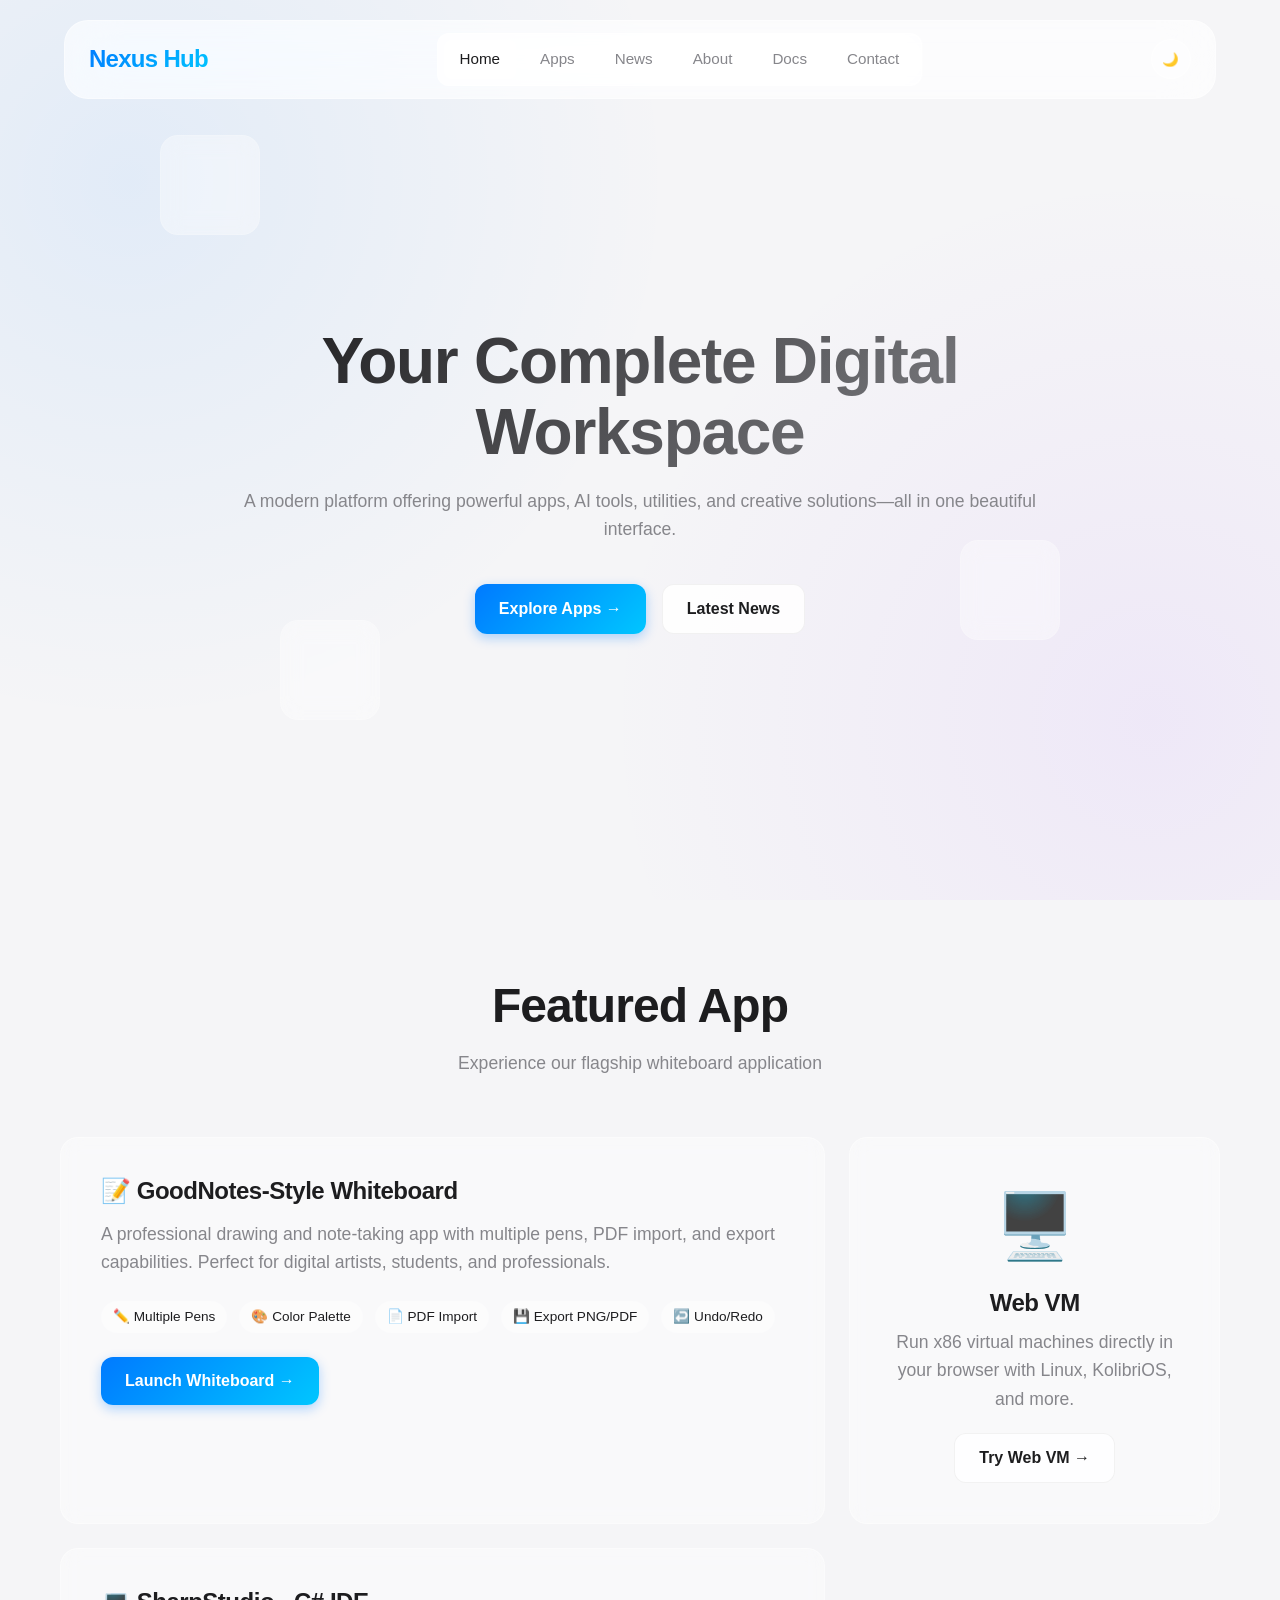
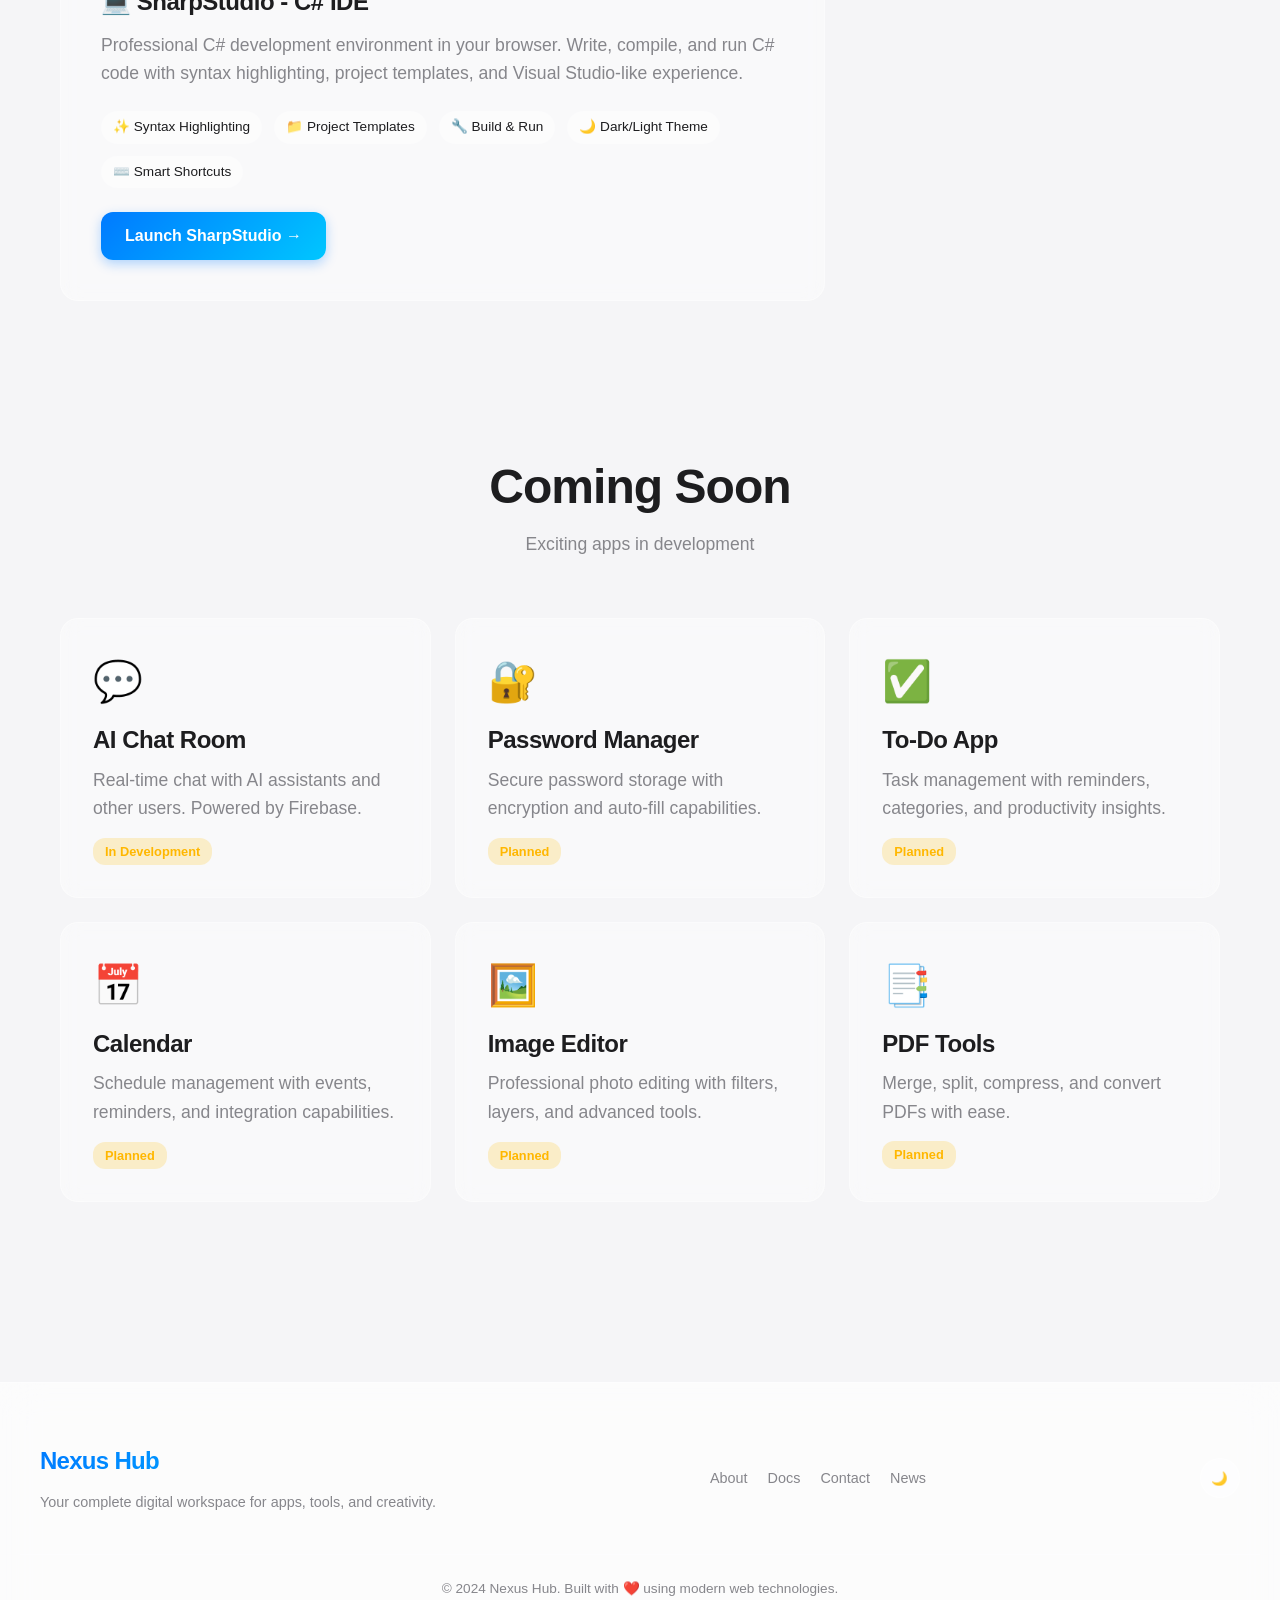
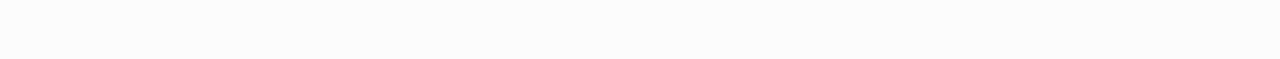
<file: index.html>
<!DOCTYPE html>
<html lang="en">
<head>
    <meta charset="UTF-8">
    <meta name="viewport" content="width=device-width, initial-scale=1.0">
    <title>Nexus Hub - Your Digital Workspace</title>
    <link rel="stylesheet" href="styles.css">
</head>
<body>
    <!-- Navigation -->
    <nav class="navbar glass-panel">
        <div class="nav-logo">Nexus Hub</div>
        <div class="nav-links">
            <a href="index.html" class="nav-item active">Home</a>
            <a href="pages/apps.html" class="nav-item">Apps</a>
            <a href="pages/news.html" class="nav-item">News</a>
            <a href="pages/about.html" class="nav-item">About</a>
            <a href="pages/docs.html" class="nav-item">Docs</a>
            <a href="pages/contact.html" class="nav-item">Contact</a>
        </div>
        <div class="nav-actions">
            <button class="theme-toggle" aria-label="Toggle theme">
                <span>🌙</span>
            </button>
        </div>
    </nav>

    <!-- Hero Section -->
    <section class="hero">
        <div class="floating-container">
            <div class="floating-card" style="top: 15%; left: 10%;"></div>
            <div class="floating-card" style="top: 60%; right: 15%; animation-delay: 2s;"></div>
            <div class="floating-card" style="bottom: 20%; left: 20%; animation-delay: 4s;"></div>
        </div>
        
        <div class="hero-content fade-in">
            <h1>Your Complete Digital Workspace</h1>
            <p>A modern platform offering powerful apps, AI tools, utilities, and creative solutions—all in one beautiful interface.</p>
            
            <div class="hero-buttons">
                <a href="pages/apps.html" class="btn btn-primary">
                    Explore Apps →
                </a>
                <a href="pages/news.html" class="btn btn-secondary">
                    Latest News
                </a>
            </div>
        </div>
    </section>

    <!-- Featured App Section -->
    <section class="fade-in">
        <div class="section-header">
            <h2>Featured App</h2>
            <p>Experience our flagship whiteboard application</p>
        </div>
        
        <div class="grid">
            <div class="glass-card" style="padding: 40px; grid-column: span 2;">
                <h3 style="margin-bottom: 16px;">📝 GoodNotes-Style Whiteboard</h3>
                <p style="margin-bottom: 24px;">A professional drawing and note-taking app with multiple pens, PDF import, and export capabilities. Perfect for digital artists, students, and professionals.</p>
                
                <div style="display: flex; gap: 12px; flex-wrap: wrap; margin-bottom: 24px;">
                    <span style="background: var(--bg-card); padding: 6px 12px; border-radius: 20px; font-size: 0.85rem;">✏️ Multiple Pens</span>
                    <span style="background: var(--bg-card); padding: 6px 12px; border-radius: 20px; font-size: 0.85rem;">🎨 Color Palette</span>
                    <span style="background: var(--bg-card); padding: 6px 12px; border-radius: 20px; font-size: 0.85rem;">📄 PDF Import</span>
                    <span style="background: var(--bg-card); padding: 6px 12px; border-radius: 20px; font-size: 0.85rem;">💾 Export PNG/PDF</span>
                    <span style="background: var(--bg-card); padding: 6px 12px; border-radius: 20px; font-size: 0.85rem;">↩️ Undo/Redo</span>
                </div>
                
                <a href="apps/whiteboard/" class="btn btn-primary">Launch Whiteboard →</a>
            </div>
            
            <div class="glass-card" style="padding: 40px; display: flex; flex-direction: column; justify-content: center; align-items: center; text-align: center;">
                <div style="font-size: 4rem; margin-bottom: 16px;">🖥️</div>
                <h3 style="margin-bottom: 12px;">Web VM</h3>
                <p style="margin-bottom: 20px;">Run x86 virtual machines directly in your browser with Linux, KolibriOS, and more.</p>
                <a href="apps/web-vm/" class="btn btn-secondary">Try Web VM →</a>
            </div>

            <div class="glass-card" style="padding: 40px; grid-column: span 2;">
                <h3 style="margin-bottom: 16px;">💻 SharpStudio - C# IDE</h3>
                <p style="margin-bottom: 24px;">Professional C# development environment in your browser. Write, compile, and run C# code with syntax highlighting, project templates, and Visual Studio-like experience.</p>
                
                <div style="display: flex; gap: 12px; flex-wrap: wrap; margin-bottom: 24px;">
                    <span style="background: var(--bg-card); padding: 6px 12px; border-radius: 20px; font-size: 0.85rem;">✨ Syntax Highlighting</span>
                    <span style="background: var(--bg-card); padding: 6px 12px; border-radius: 20px; font-size: 0.85rem;">📁 Project Templates</span>
                    <span style="background: var(--bg-card); padding: 6px 12px; border-radius: 20px; font-size: 0.85rem;">🔧 Build & Run</span>
                    <span style="background: var(--bg-card); padding: 6px 12px; border-radius: 20px; font-size: 0.85rem;">🌙 Dark/Light Theme</span>
                    <span style="background: var(--bg-card); padding: 6px 12px; border-radius: 20px; font-size: 0.85rem;">⌨️ Smart Shortcuts</span>
                </div>
                
                <a href="apps/sharp-studio/" class="btn btn-primary">Launch SharpStudio →</a>
            </div>
        </div>
    </section>

    <!-- Upcoming Apps Section -->
    <section class="fade-in">
        <div class="section-header">
            <h2>Coming Soon</h2>
            <p>Exciting apps in development</p>
        </div>
        
        <div class="grid">
            <div class="glass-card" style="padding: 32px;">
                <div style="font-size: 2.5rem; margin-bottom: 16px;">💬</div>
                <h3 style="margin-bottom: 12px;">AI Chat Room</h3>
                <p>Real-time chat with AI assistants and other users. Powered by Firebase.</p>
                <span style="display: inline-block; margin-top: 16px; padding: 4px 12px; background: rgba(255, 191, 0, 0.2); color: #ffb700; border-radius: 12px; font-size: 0.8rem; font-weight: 600;">In Development</span>
            </div>
            
            <div class="glass-card" style="padding: 32px;">
                <div style="font-size: 2.5rem; margin-bottom: 16px;">🔐</div>
                <h3 style="margin-bottom: 12px;">Password Manager</h3>
                <p>Secure password storage with encryption and auto-fill capabilities.</p>
                <span style="display: inline-block; margin-top: 16px; padding: 4px 12px; background: rgba(255, 191, 0, 0.2); color: #ffb700; border-radius: 12px; font-size: 0.8rem; font-weight: 600;">Planned</span>
            </div>
            
            <div class="glass-card" style="padding: 32px;">
                <div style="font-size: 2.5rem; margin-bottom: 16px;">✅</div>
                <h3 style="margin-bottom: 12px;">To-Do App</h3>
                <p>Task management with reminders, categories, and productivity insights.</p>
                <span style="display: inline-block; margin-top: 16px; padding: 4px 12px; background: rgba(255, 191, 0, 0.2); color: #ffb700; border-radius: 12px; font-size: 0.8rem; font-weight: 600;">Planned</span>
            </div>
            
            <div class="glass-card" style="padding: 32px;">
                <div style="font-size: 2.5rem; margin-bottom: 16px;">📅</div>
                <h3 style="margin-bottom: 12px;">Calendar</h3>
                <p>Schedule management with events, reminders, and integration capabilities.</p>
                <span style="display: inline-block; margin-top: 16px; padding: 4px 12px; background: rgba(255, 191, 0, 0.2); color: #ffb700; border-radius: 12px; font-size: 0.8rem; font-weight: 600;">Planned</span>
            </div>
            
            <div class="glass-card" style="padding: 32px;">
                <div style="font-size: 2.5rem; margin-bottom: 16px;">🖼️</div>
                <h3 style="margin-bottom: 12px;">Image Editor</h3>
                <p>Professional photo editing with filters, layers, and advanced tools.</p>
                <span style="display: inline-block; margin-top: 16px; padding: 4px 12px; background: rgba(255, 191, 0, 0.2); color: #ffb700; border-radius: 12px; font-size: 0.8rem; font-weight: 600;">Planned</span>
            </div>
            
            <div class="glass-card" style="padding: 32px;">
                <div style="font-size: 2.5rem; margin-bottom: 16px;">📑</div>
                <h3 style="margin-bottom: 12px;">PDF Tools</h3>
                <p>Merge, split, compress, and convert PDFs with ease.</p>
                <span style="display: inline-block; margin-top: 16px; padding: 4px 12px; background: rgba(255, 191, 0, 0.2); color: #ffb700; border-radius: 12px; font-size: 0.8rem; font-weight: 600;">Planned</span>
            </div>
        </div>
    </section>

    <!-- Footer -->
    <footer>
        <div class="footer-content">
            <div>
                <div class="nav-logo" style="margin-bottom: 12px;">Nexus Hub</div>
                <p style="font-size: 0.9rem;">Your complete digital workspace for apps, tools, and creativity.</p>
            </div>
            
            <div class="footer-links">
                <a href="pages/about.html">About</a>
                <a href="pages/docs.html">Docs</a>
                <a href="pages/contact.html">Contact</a>
                <a href="pages/news.html">News</a>
            </div>
            
            <div class="nav-actions">
                <button class="theme-toggle" aria-label="Toggle theme">
                    <span>🌙</span>
                </button>
            </div>
        </div>
        
        <div style="text-align: center; margin-top: 40px; padding-top: 24px; border-top: 1px solid var(--border-light); color: var(--text-secondary); font-size: 0.85rem;">
            © 2024 Nexus Hub. Built with ❤️ using modern web technologies.
        </div>
    </footer>

    <script src="script.js"></script>
</body>
</html>
</file>
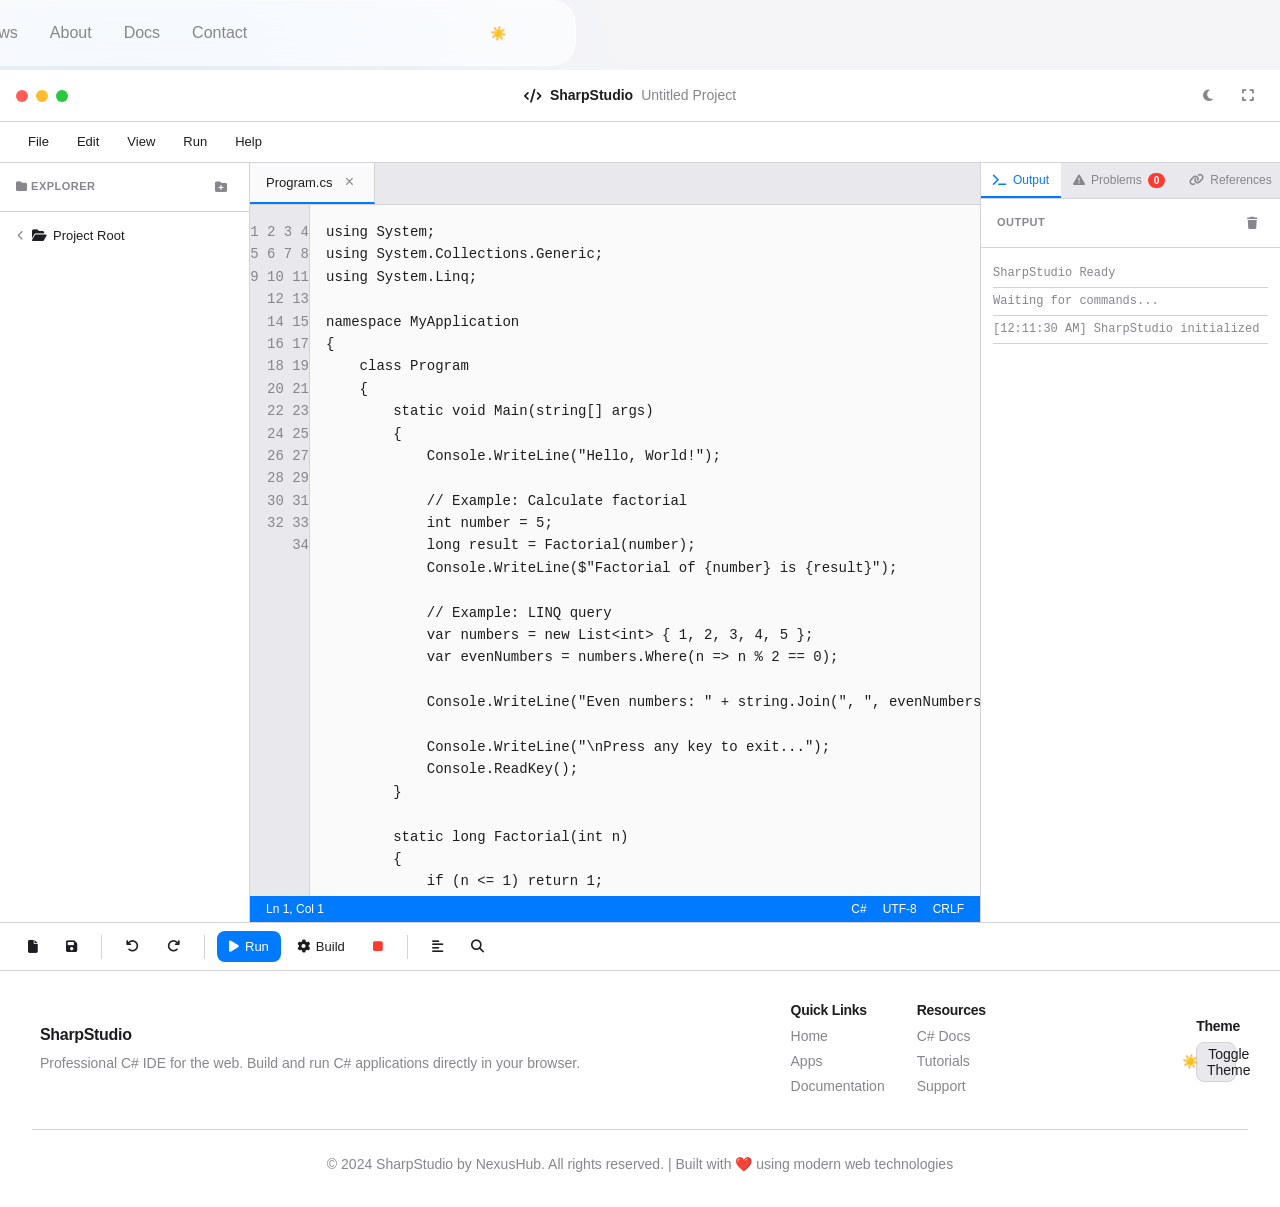
<file: apps/sharp-studio/index.html>
<!DOCTYPE html>
<html lang="en">
<head>
    <meta charset="UTF-8">
    <meta name="viewport" content="width=device-width, initial-scale=1.0">
    <title>SharpStudio - C# IDE for Web</title>
    <link rel="stylesheet" href="sharp-studio.css">
    <link rel="stylesheet" href="../../styles.css">
    <link rel="stylesheet" href="https://cdnjs.cloudflare.com/ajax/libs/font-awesome/6.4.0/css/all.min.css">
</head>
<body>
    <!-- Navigation Bar -->
    <nav class="navbar glass-panel" style="position: fixed; top: 0; left: 0; right: 0; z-index: 1000;">
        <div class="nav-container" style="display: flex; align-items: center; justify-content: space-between; width: 100%; max-width: 1400px; margin: 0 auto; padding: 0 2rem;">
            <a href="../../index.html" class="logo" style="display: flex; align-items: center; gap: 0.5rem; text-decoration: none; color: var(--text-primary); font-weight: 700; font-size: 1.25rem;">
                <span>◆</span>
                <span>NexusHub</span>
            </a>
            <ul class="nav-menu" style="display: flex; gap: 2rem; list-style: none; margin: 0; padding: 0;">
                <li><a href="../../index.html" style="text-decoration: none; color: var(--text-secondary); transition: color 0.2s;">Home</a></li>
                <li><a href="../../pages/apps.html" style="text-decoration: none; color: var(--text-secondary); transition: color 0.2s;">Apps</a></li>
                <li><a href="../../pages/news.html" style="text-decoration: none; color: var(--text-secondary); transition: color 0.2s;">News</a></li>
                <li><a href="../../pages/about.html" style="text-decoration: none; color: var(--text-secondary); transition: color 0.2s;">About</a></li>
                <li><a href="../../pages/docs.html" style="text-decoration: none; color: var(--text-secondary); transition: color 0.2s;">Docs</a></li>
                <li><a href="../../pages/contact.html" style="text-decoration: none; color: var(--text-secondary); transition: color 0.2s;">Contact</a></li>
            </ul>
            <button class="theme-toggle" id="navThemeToggle" aria-label="Toggle theme" style="background: none; border: none; cursor: pointer; padding: 0.5rem; border-radius: 0.5rem; display: flex; align-items: center; justify-content: center;">
                <span class="sun-icon">☀️</span>
                <span class="moon-icon">🌙</span>
            </button>
        </div>
    </nav>

    <div class="ide-container" style="margin-top: 70px;">
        <!-- Title Bar -->
        <div class="title-bar">
            <div class="window-controls">
                <span class="control close"></span>
                <span class="control minimize"></span>
                <span class="control maximize"></span>
            </div>
            <div class="title-text">
                <i class="fas fa-code"></i> SharpStudio
                <span class="project-name" id="projectNameDisplay">Untitled Project</span>
            </div>
            <div class="title-actions">
                <button class="btn-icon" id="themeToggle" title="Toggle Theme">
                    <i class="fas fa-moon"></i>
                </button>
                <button class="btn-icon" id="fullscreenBtn" title="Fullscreen">
                    <i class="fas fa-expand"></i>
                </button>
            </div>
        </div>

        <!-- Menu Bar -->
        <div class="menu-bar">
            <div class="menu-item" data-menu="file">
                File
                <div class="dropdown">
                    <div class="menu-option" onclick="newProject()">
                        <i class="fas fa-file"></i> New Project
                    </div>
                    <div class="menu-option" onclick="openProject()">
                        <i class="fas fa-folder-open"></i> Open Project
                    </div>
                    <div class="menu-option" onclick="saveProject()">
                        <i class="fas fa-save"></i> Save Project
                    </div>
                    <div class="menu-option" onclick="exportProject()">
                        <i class="fas fa-download"></i> Export
                    </div>
                    <div class="menu-divider"></div>
                    <div class="menu-option" onclick="importFile()">
                        <i class="fas fa-upload"></i> Import File
                    </div>
                </div>
            </div>
            <div class="menu-item" data-menu="edit">
                Edit
                <div class="dropdown">
                    <div class="menu-option" onclick="editor.undo()">
                        <i class="fas fa-undo"></i> Undo <span class="shortcut">Ctrl+Z</span>
                    </div>
                    <div class="menu-option" onclick="editor.redo()">
                        <i class="fas fa-redo"></i> Redo <span class="shortcut">Ctrl+Y</span>
                    </div>
                    <div class="menu-divider"></div>
                    <div class="menu-option" onclick="editor.cut()">
                        <i class="fas fa-cut"></i> Cut <span class="shortcut">Ctrl+X</span>
                    </div>
                    <div class="menu-option" onclick="editor.copy()">
                        <i class="fas fa-copy"></i> Copy <span class="shortcut">Ctrl+C</span>
                    </div>
                    <div class="menu-option" onclick="editor.paste()">
                        <i class="fas fa-paste"></i> Paste <span class="shortcut">Ctrl+V</span>
                    </div>
                </div>
            </div>
            <div class="menu-item" data-menu="view">
                View
                <div class="dropdown">
                    <div class="menu-option" onclick="togglePanel('explorer')">
                        <i class="fas fa-folder"></i> Explorer
                    </div>
                    <div class="menu-option" onclick="togglePanel('output')">
                        <i class="fas fa-terminal"></i> Output
                    </div>
                    <div class="menu-option" onclick="togglePanel('problems')">
                        <i class="fas fa-exclamation-triangle"></i> Problems
                    </div>
                </div>
            </div>
            <div class="menu-item" data-menu="run">
                Run
                <div class="dropdown">
                    <div class="menu-option" onclick="compileAndRun()">
                        <i class="fas fa-play"></i> Run <span class="shortcut">F5</span>
                    </div>
                    <div class="menu-option" onclick="compileOnly()">
                        <i class="fas fa-cog"></i> Build <span class="shortcut">Ctrl+Shift+B</span>
                    </div>
                    <div class="menu-option" onclick="stopExecution()">
                        <i class="fas fa-stop"></i> Stop <span class="shortcut">Shift+F5</span>
                    </div>
                </div>
            </div>
            <div class="menu-item" data-menu="help">
                Help
                <div class="dropdown">
                    <div class="menu-option" onclick="showShortcuts()">
                        <i class="fas fa-keyboard"></i> Keyboard Shortcuts
                    </div>
                    <div class="menu-option" onclick="showDocumentation()">
                        <i class="fas fa-book"></i> Documentation
                    </div>
                    <div class="menu-option" onclick="showAbout()">
                        <i class="fas fa-info-circle"></i> About SharpStudio
                    </div>
                </div>
            </div>
        </div>

        <!-- Main Content -->
        <div class="main-content">
            <!-- Sidebar - Explorer -->
            <div class="sidebar" id="explorerPanel">
                <div class="panel-header">
                    <span><i class="fas fa-folder"></i> EXPLORER</span>
                    <div class="panel-actions">
                        <button class="btn-sm" onclick="addNewFile()" title="New File">
                            <i class="fas fa-file-plus"></i>
                        </button>
                        <button class="btn-sm" onclick="addNewFolder()" title="New Folder">
                            <i class="fas fa-folder-plus"></i>
                        </button>
                    </div>
                </div>
                <div class="file-tree" id="fileTree">
                    <div class="tree-item folder expanded" data-path="root">
                        <div class="tree-label" onclick="toggleFolder(this)">
                            <i class="fas fa-chevron-down"></i>
                            <i class="fas fa-folder-open"></i>
                            <span>Project Root</span>
                        </div>
                        <div class="tree-children" id="fileTreeChildren">
                            <!-- Files will be added here dynamically -->
                        </div>
                    </div>
                </div>
            </div>

            <!-- Editor Area -->
            <div class="editor-area">
                <!-- Tabs -->
                <div class="tabs-bar" id="tabsBar">
                    <div class="tab active" data-file="Program.cs">
                        <span class="tab-name">Program.cs</span>
                        <button class="tab-close" onclick="closeTab('Program.cs')">×</button>
                    </div>
                </div>

                <!-- Editor Container -->
                <div class="editor-container">
                    <div class="line-numbers" id="lineNumbers"></div>
                    <textarea 
                        class="code-editor" 
                        id="codeEditor" 
                        spellcheck="false"
                        autocapitalize="off"
                        autocomplete="off"
                        autocorrect="off"
                    ></textarea>
                    <div class="syntax-highlight" id="syntaxHighlight"></div>
                </div>

                <!-- Status Bar -->
                <div class="status-bar">
                    <div class="status-left">
                        <span id="cursorPosition">Ln 1, Col 1</span>
                        <span id="selectionInfo"></span>
                    </div>
                    <div class="status-right">
                        <span>C#</span>
                        <span id="fileEncoding">UTF-8</span>
                        <span id="lineEnding">CRLF</span>
                    </div>
                </div>
            </div>

            <!-- Right Panel - Output/Problems -->
            <div class="right-panel" id="rightPanel">
                <div class="panel-tabs">
                    <button class="panel-tab active" data-panel="output" onclick="switchRightPanel('output')">
                        <i class="fas fa-terminal"></i> Output
                    </button>
                    <button class="panel-tab" data-panel="problems" onclick="switchRightPanel('problems')">
                        <i class="fas fa-exclamation-triangle"></i> Problems
                        <span class="badge" id="problemsBadge">0</span>
                    </button>
                    <button class="panel-tab" data-panel="references" onclick="switchRightPanel('references')">
                        <i class="fas fa-link"></i> References
                    </button>
                </div>

                <div class="panel-content" id="outputPanel">
                    <div class="panel-header">
                        <span>Output</span>
                        <button class="btn-sm" onclick="clearOutput()" title="Clear">
                            <i class="fas fa-trash"></i>
                        </button>
                    </div>
                    <div class="output-content" id="outputContent">
                        <div class="output-line info">SharpStudio Ready</div>
                        <div class="output-line info">Waiting for commands...</div>
                    </div>
                </div>

                <div class="panel-content hidden" id="problemsPanel">
                    <div class="panel-header">
                        <span>Problems</span>
                        <span class="problem-count" id="problemCount">0 problems found</span>
                    </div>
                    <div class="problems-content" id="problemsContent">
                        <div class="no-problems">
                            <i class="fas fa-check-circle"></i>
                            <p>No problems detected</p>
                        </div>
                    </div>
                </div>

                <div class="panel-content hidden" id="referencesPanel">
                    <div class="panel-header">
                        <span>References</span>
                        <button class="btn-sm" onclick="addReference()" title="Add Reference">
                            <i class="fas fa-plus"></i>
                        </button>
                    </div>
                    <div class="references-content" id="referencesContent">
                        <div class="reference-item">
                            <i class="fas fa-book"></i>
                            <span>System.Runtime</span>
                        </div>
                        <div class="reference-item">
                            <i class="fas fa-book"></i>
                            <span>System.Collections</span>
                        </div>
                        <div class="reference-item">
                            <i class="fas fa-book"></i>
                            <span>System.Linq</span>
                        </div>
                    </div>
                </div>
            </div>
        </div>

        <!-- Toolbar -->
        <div class="toolbar">
            <button class="tool-btn" onclick="newProject()" title="New Project">
                <i class="fas fa-file"></i>
            </button>
            <button class="tool-btn" onclick="saveProject()" title="Save">
                <i class="fas fa-save"></i>
            </button>
            <div class="toolbar-divider"></div>
            <button class="tool-btn" onclick="editor.undo()" title="Undo">
                <i class="fas fa-undo"></i>
            </button>
            <button class="tool-btn" onclick="editor.redo()" title="Redo">
                <i class="fas fa-redo"></i>
            </button>
            <div class="toolbar-divider"></div>
            <button class="tool-btn primary" onclick="compileAndRun()" title="Run (F5)">
                <i class="fas fa-play"></i> Run
            </button>
            <button class="tool-btn" onclick="compileOnly()" title="Build">
                <i class="fas fa-cog"></i> Build
            </button>
            <button class="tool-btn danger" onclick="stopExecution()" title="Stop">
                <i class="fas fa-stop"></i>
            </button>
            <div class="toolbar-divider"></div>
            <button class="tool-btn" onclick="formatCode()" title="Format Code">
                <i class="fas fa-align-left"></i>
            </button>
            <button class="tool-btn" onclick="findReplace()" title="Find & Replace">
                <i class="fas fa-search"></i>
            </button>
        </div>
    </div>

    <!-- Modals -->
    <div class="modal-overlay hidden" id="newProjectModal">
        <div class="modal">
            <div class="modal-header">
                <h3>New Project</h3>
                <button class="modal-close" onclick="closeModal('newProjectModal')">×</button>
            </div>
            <div class="modal-body">
                <div class="form-group">
                    <label>Project Name</label>
                    <input type="text" id="newProjectName" placeholder="MyApplication">
                </div>
                <div class="form-group">
                    <label>Project Type</label>
                    <select id="projectType">
                        <option value="console">Console Application</option>
                        <option value="classlib">Class Library</option>
                        <option value="webapi">ASP.NET Core Web API</option>
                        <option value="mvc">ASP.NET Core MVC</option>
                        <option value="blazor">Blazor WebAssembly</option>
                    </select>
                </div>
                <div class="form-group">
                    <label>.NET Version</label>
                    <select id="dotnetVersion">
                        <option value="net8.0">.NET 8.0</option>
                        <option value="net7.0">.NET 7.0</option>
                        <option value="net6.0">.NET 6.0</option>
                    </select>
                </div>
            </div>
            <div class="modal-footer">
                <button class="btn btn-secondary" onclick="closeModal('newProjectModal')">Cancel</button>
                <button class="btn btn-primary" onclick="createNewProject()">Create</button>
            </div>
        </div>
    </div>

    <div class="modal-overlay hidden" id="findReplaceModal">
        <div class="modal modal-small">
            <div class="modal-header">
                <h3>Find & Replace</h3>
                <button class="modal-close" onclick="closeModal('findReplaceModal')">×</button>
            </div>
            <div class="modal-body">
                <div class="form-group">
                    <label>Find</label>
                    <input type="text" id="findText" placeholder="Text to find">
                </div>
                <div class="form-group">
                    <label>Replace</label>
                    <input type="text" id="replaceText" placeholder="Replacement text">
                </div>
                <div class="checkbox-group">
                    <label>
                        <input type="checkbox" id="matchCase"> Match Case
                    </label>
                    <label>
                        <input type="checkbox" id="wholeWord"> Whole Word
                    </label>
                </div>
            </div>
            <div class="modal-footer">
                <button class="btn btn-secondary" onclick="findNext()">Find Next</button>
                <button class="btn btn-primary" onclick="replaceOne()">Replace</button>
                <button class="btn btn-primary" onclick="replaceAll()">Replace All</button>
            </div>
        </div>
    </div>

    <div class="modal-overlay hidden" id="shortcutsModal">
        <div class="modal">
            <div class="modal-header">
                <h3>Keyboard Shortcuts</h3>
                <button class="modal-close" onclick="closeModal('shortcutsModal')">×</button>
            </div>
            <div class="modal-body">
                <div class="shortcuts-grid">
                    <div class="shortcut-item">
                        <span class="shortcut-keys">Ctrl+S</span>
                        <span class="shortcut-desc">Save</span>
                    </div>
                    <div class="shortcut-item">
                        <span class="shortcut-keys">Ctrl+Z</span>
                        <span class="shortcut-desc">Undo</span>
                    </div>
                    <div class="shortcut-item">
                        <span class="shortcut-keys">Ctrl+Y</span>
                        <span class="shortcut-desc">Redo</span>
                    </div>
                    <div class="shortcut-item">
                        <span class="shortcut-keys">F5</span>
                        <span class="shortcut-desc">Run</span>
                    </div>
                    <div class="shortcut-item">
                        <span class="shortcut-keys">Ctrl+Shift+B</span>
                        <span class="shortcut-desc">Build</span>
                    </div>
                    <div class="shortcut-item">
                        <span class="shortcut-keys">Ctrl+F</span>
                        <span class="shortcut-desc">Find</span>
                    </div>
                    <div class="shortcut-item">
                        <span class="shortcut-keys">Ctrl+H</span>
                        <span class="shortcut-desc">Replace</span>
                    </div>
                    <div class="shortcut-item">
                        <span class="shortcut-keys">Ctrl+/</span>
                        <span class="shortcut-desc">Toggle Comment</span>
                    </div>
                </div>
            </div>
        </div>
    </div>

    <!-- Hidden file input -->
    <input type="file" id="fileInput" style="display: none;" accept=".cs,.csproj,.sln,.json,.xml,.txt" multiple>
    
    <!-- Footer -->
    <footer class="footer" style="margin-top: auto; border-top: 1px solid var(--border-color); padding: 2rem; background: var(--bg-secondary);">
        <div class="footer-content" style="max-width: 1200px; margin: 0 auto; display: flex; justify-content: space-between; align-items: center; flex-wrap: wrap; gap: 2rem;">
            <div>
                <h4 style="margin-bottom: 0.5rem;">SharpStudio</h4>
                <p style="font-size: 0.875rem; color: var(--text-secondary);">Professional C# IDE for the web. Build and run C# applications directly in your browser.</p>
            </div>
            <div style="display: flex; gap: 2rem;">
                <div>
                    <h5 style="margin-bottom: 0.5rem; font-size: 0.875rem;">Quick Links</h5>
                    <a href="../../index.html" style="display: block; font-size: 0.875rem; color: var(--text-secondary); text-decoration: none; margin-bottom: 0.25rem;">Home</a>
                    <a href="../../pages/apps.html" style="display: block; font-size: 0.875rem; color: var(--text-secondary); text-decoration: none; margin-bottom: 0.25rem;">Apps</a>
                    <a href="../../pages/docs.html" style="display: block; font-size: 0.875rem; color: var(--text-secondary); text-decoration: none;">Documentation</a>
                </div>
                <div>
                    <h5 style="margin-bottom: 0.5rem; font-size: 0.875rem;">Resources</h5>
                    <a href="#" style="display: block; font-size: 0.875rem; color: var(--text-secondary); text-decoration: none; margin-bottom: 0.25rem;">C# Docs</a>
                    <a href="#" style="display: block; font-size: 0.875rem; color: var(--text-secondary); text-decoration: none; margin-bottom: 0.25rem;">Tutorials</a>
                    <a href="#" style="display: block; font-size: 0.875rem; color: var(--text-secondary); text-decoration: none;">Support</a>
                </div>
            </div>
            <div>
                <h5 style="margin-bottom: 0.5rem; font-size: 0.875rem;">Theme</h5>
                <button class="theme-toggle" id="footerThemeToggle" aria-label="Toggle theme" style="background: var(--bg-tertiary); border: 1px solid var(--border-color); cursor: pointer; padding: 0.5rem 1rem; border-radius: 0.5rem; display: flex; align-items: center; gap: 0.5rem;">
                    <span class="sun-icon">☀️</span>
                    <span class="moon-icon">🌙</span>
                    <span style="font-size: 0.875rem;">Toggle Theme</span>
                </button>
            </div>
        </div>
        <div style="text-align: center; margin-top: 2rem; padding-top: 1.5rem; border-top: 1px solid var(--border-color); font-size: 0.875rem; color: var(--text-secondary);">
            © 2024 SharpStudio by NexusHub. All rights reserved. | Built with ❤️ using modern web technologies
        </div>
    </footer>

    <script src="../../script.js"></script>
    <script src="sharp-studio.js"></script>
    <script>
        // Initialize theme toggle for navigation
        (function() {
            const navThemeToggle = document.getElementById('navThemeToggle');
            const footerThemeToggle = document.getElementById('footerThemeToggle');
            
            function updateThemeIcons(theme) {
                const sunIcons = document.querySelectorAll('.sun-icon');
                const moonIcons = document.querySelectorAll('.moon-icon');
                if (theme === 'dark') {
                    sunIcons.forEach(icon => icon.style.display = 'none');
                    moonIcons.forEach(icon => icon.style.display = 'inline');
                } else {
                    sunIcons.forEach(icon => icon.style.display = 'inline');
                    moonIcons.forEach(icon => icon.style.display = 'none');
                }
            }
            
            // Load saved theme
            const savedTheme = localStorage.getItem('theme') || 'light';
            document.documentElement.setAttribute('data-theme', savedTheme);
            updateThemeIcons(savedTheme);
            
            // Toggle theme function
            function toggleTheme() {
                const html = document.documentElement;
                const currentTheme = html.getAttribute('data-theme');
                const newTheme = currentTheme === 'dark' ? 'light' : 'dark';
                html.setAttribute('data-theme', newTheme);
                localStorage.setItem('theme', newTheme);
                updateThemeIcons(newTheme);
            }
            
            navThemeToggle?.addEventListener('click', toggleTheme);
            footerThemeToggle?.addEventListener('click', toggleTheme);
        })();
    </script>
</body>
</html>
</file>
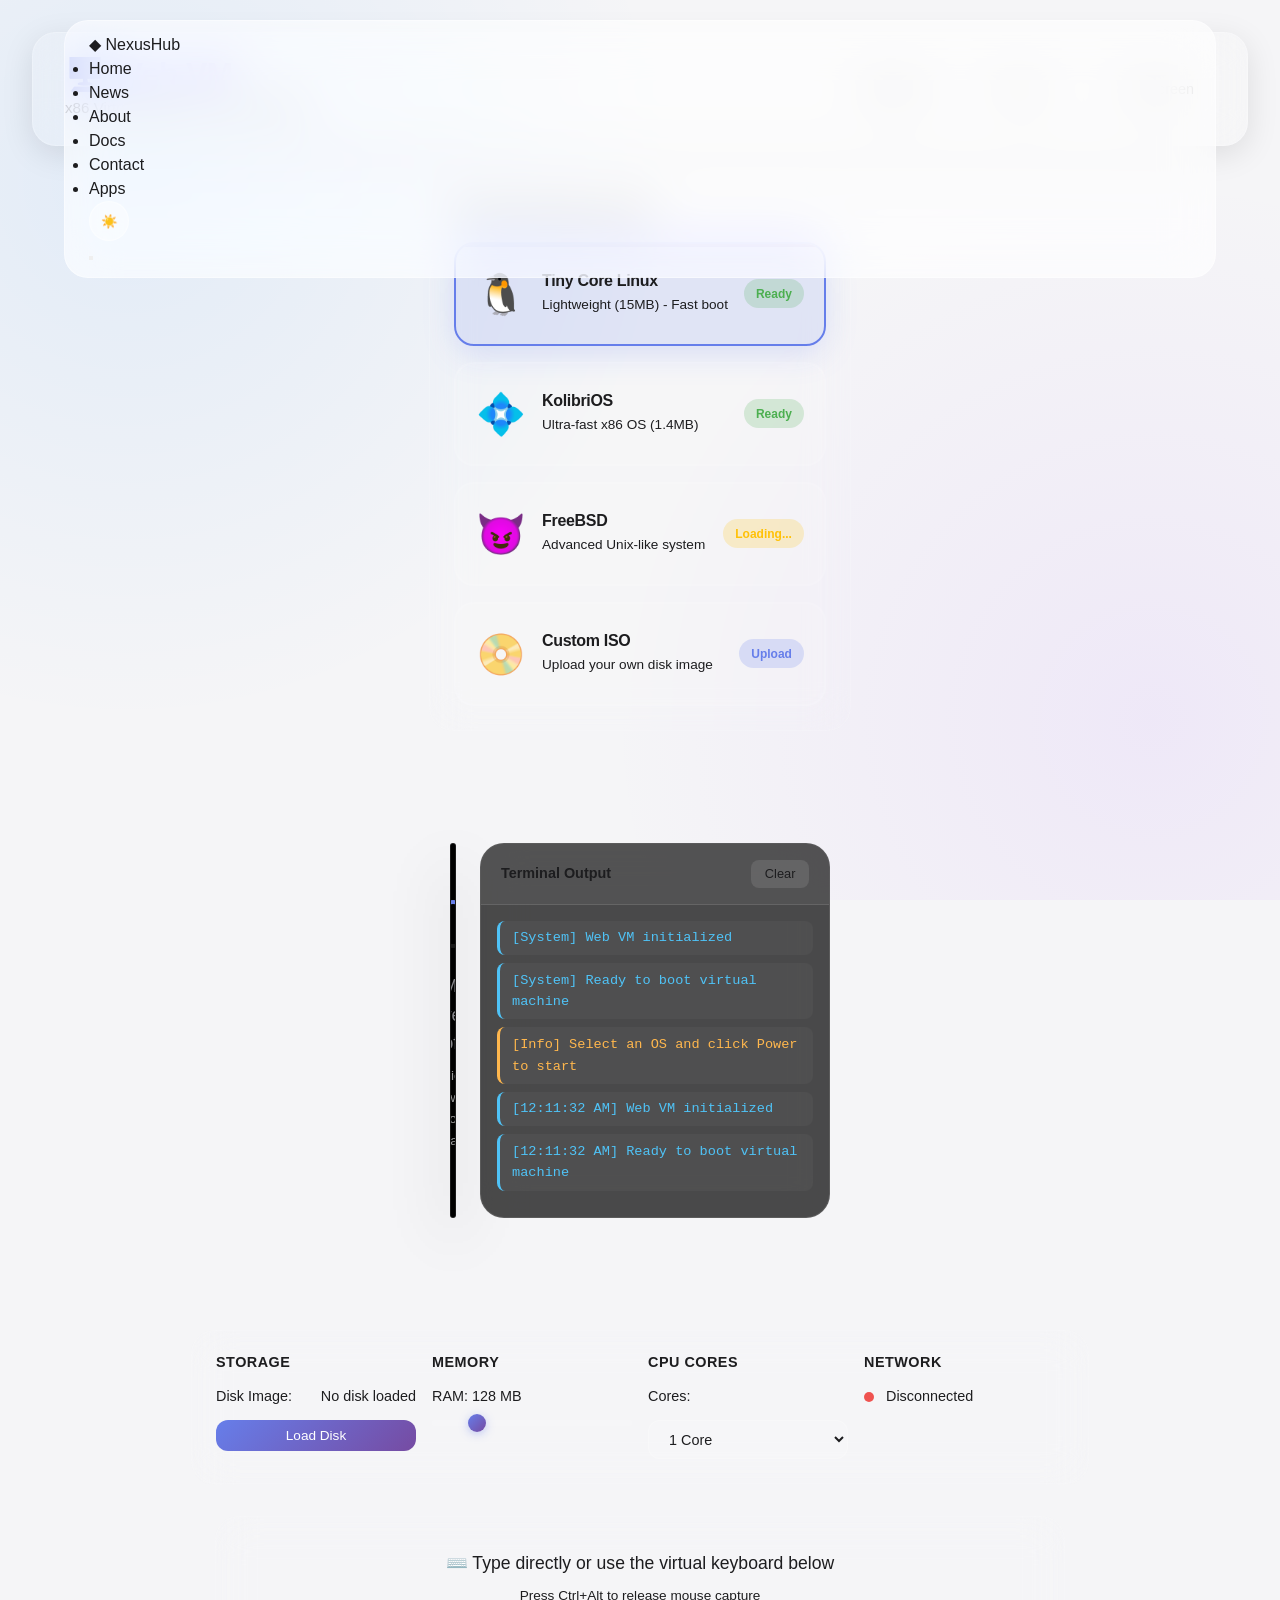
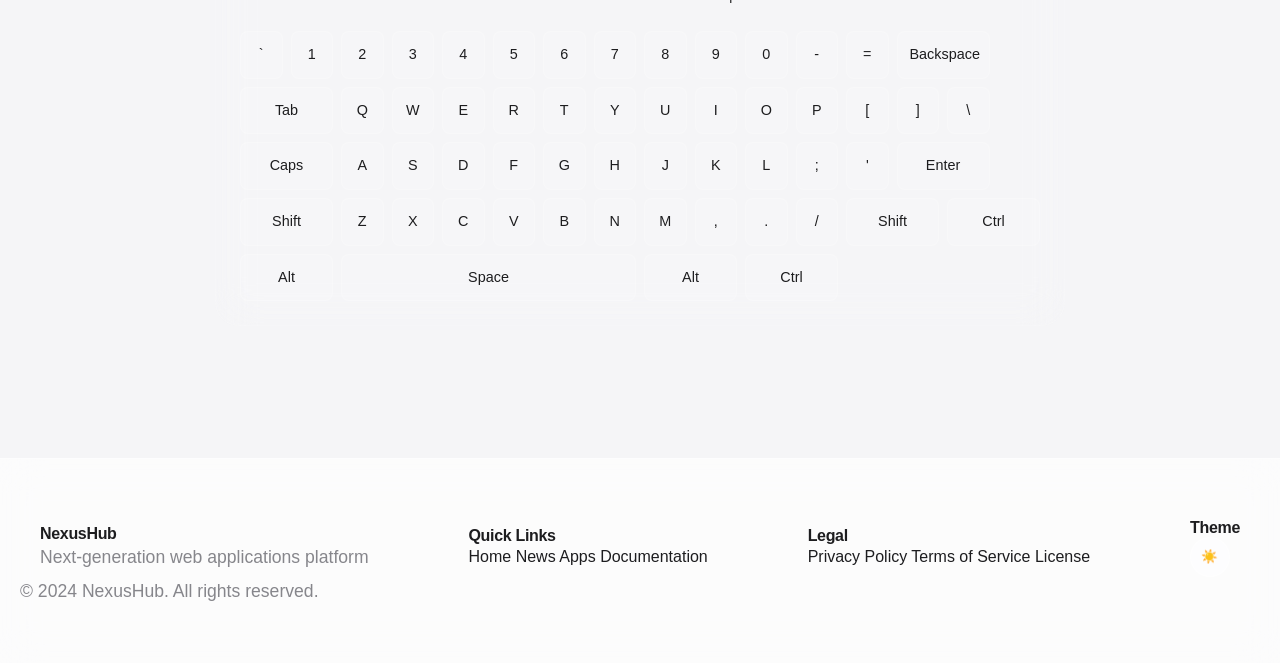
<file: apps/web-vm/index.html>
<!DOCTYPE html>
<html lang="en">
<head>
    <meta charset="UTF-8">
    <meta name="viewport" content="width=device-width, initial-scale=1.0">
    <title>Web VM - NexusHub</title>
    <link rel="stylesheet" href="../../styles.css">
    <link rel="stylesheet" href="vm.css">
</head>
<body>
    <!-- Navigation -->
    <nav class="navbar glass-panel">
        <div class="nav-container">
            <a href="../../index.html" class="logo">
                <span class="logo-icon">◆</span>
                <span>NexusHub</span>
            </a>
            <ul class="nav-menu">
                <li><a href="../../index.html">Home</a></li>
                <li><a href="../../pages/news.html">News</a></li>
                <li><a href="../../pages/about.html">About</a></li>
                <li><a href="../../pages/docs.html">Docs</a></li>
                <li><a href="../../pages/contact.html">Contact</a></li>
                <li><a href="../../pages/apps.html">Apps</a></li>
            </ul>
            <button class="theme-toggle" id="themeToggle" aria-label="Toggle theme">
                <span class="sun">☀️</span>
                <span class="moon">🌙</span>
            </button>
            <button class="mobile-menu-btn" id="mobileMenuBtn" aria-label="Toggle menu">
                <span></span>
                <span></span>
                <span></span>
            </button>
        </div>
    </nav>

    <!-- Main Content -->
    <main class="vm-main">
        <div class="vm-container">
            <!-- Header -->
            <header class="vm-header">
                <div class="vm-title">
                    <h1>🖥️ Web VM</h1>
                    <p>x86 Virtual Machine in your browser</p>
                </div>
                <div class="vm-controls">
                    <button class="control-btn" id="powerBtn" title="Power On/Off">
                        <span class="icon">⏻</span>
                        <span>Power</span>
                    </button>
                    <button class="control-btn" id="resetBtn" title="Reset VM">
                        <span class="icon">↻</span>
                        <span>Reset</span>
                    </button>
                    <button class="control-btn" id="fullscreenBtn" title="Fullscreen">
                        <span class="icon">⛶</span>
                        <span>Fullscreen</span>
                    </button>
                </div>
            </header>

            <!-- OS Selection -->
            <section class="os-selector">
                <h3>Select Operating System</h3>
                <div class="os-grid">
                    <div class="os-card active" data-os="tinycore">
                        <div class="os-icon">🐧</div>
                        <div class="os-info">
                            <h4>Tiny Core Linux</h4>
                            <p>Lightweight (15MB) - Fast boot</p>
                        </div>
                        <div class="os-status">Ready</div>
                    </div>
                    <div class="os-card" data-os="kolibrios">
                        <div class="os-icon">💠</div>
                        <div class="os-info">
                            <h4>KolibriOS</h4>
                            <p>Ultra-fast x86 OS (1.4MB)</p>
                        </div>
                        <div class="os-status">Ready</div>
                    </div>
                    <div class="os-card" data-os="freebsd">
                        <div class="os-icon">😈</div>
                        <div class="os-info">
                            <h4>FreeBSD</h4>
                            <p>Advanced Unix-like system</p>
                        </div>
                        <div class="os-status">Loading...</div>
                    </div>
                    <div class="os-card" data-os="custom">
                        <div class="os-icon">📀</div>
                        <div class="os-info">
                            <h4>Custom ISO</h4>
                            <p>Upload your own disk image</p>
                        </div>
                        <div class="os-status">Upload</div>
                    </div>
                </div>
            </section>

            <!-- VM Display -->
            <section class="vm-display-section">
                <div class="vm-screen-container">
                    <div class="vm-screen" id="vmScreen">
                        <canvas id="vmCanvas"></canvas>
                        <div class="vm-overlay" id="vmOverlay">
                            <div class="overlay-content">
                                <div class="spinner"></div>
                                <p id="overlayText">VM is powered off</p>
                                <p class="hint">Click Power button to start</p>
                            </div>
                        </div>
                    </div>
                </div>

                <!-- Terminal Output -->
                <div class="vm-terminal" id="vmTerminal">
                    <div class="terminal-header">
                        <span>Terminal Output</span>
                        <button class="clear-btn" id="clearTerminal">Clear</button>
                    </div>
                    <div class="terminal-content" id="terminalContent">
                        <div class="log-entry info">[System] Web VM initialized</div>
                        <div class="log-entry info">[System] Ready to boot virtual machine</div>
                        <div class="log-entry warning">[Info] Select an OS and click Power to start</div>
                    </div>
                </div>
            </section>

            <!-- Controls Panel -->
            <section class="controls-panel">
                <div class="panel-section">
                    <h4>Storage</h4>
                    <div class="storage-info">
                        <div class="storage-item">
                            <span>Disk Image:</span>
                            <span id="diskStatus">No disk loaded</span>
                        </div>
                        <input type="file" id="diskInput" accept=".img,.iso,.vdi" style="display:none;">
                        <button class="btn-small" id="loadDiskBtn">Load Disk</button>
                    </div>
                </div>

                <div class="panel-section">
                    <h4>Memory</h4>
                    <div class="memory-control">
                        <label for="memorySlider">RAM: <span id="memoryValue">128</span> MB</label>
                        <input type="range" id="memorySlider" min="32" max="512" step="32" value="128">
                    </div>
                </div>

                <div class="panel-section">
                    <h4>CPU Cores</h4>
                    <div class="cpu-control">
                        <label for="cpuSelect">Cores:</label>
                        <select id="cpuSelect">
                            <option value="1">1 Core</option>
                            <option value="2">2 Cores</option>
                            <option value="4">4 Cores</option>
                        </select>
                    </div>
                </div>

                <div class="panel-section">
                    <h4>Network</h4>
                    <div class="network-status">
                        <span class="status-dot"></span>
                        <span id="networkText">Disconnected</span>
                    </div>
                </div>
            </section>

            <!-- Keyboard Input -->
            <section class="keyboard-section">
                <div class="keyboard-hint">
                    <p>⌨️ Type directly or use the virtual keyboard below</p>
                    <p class="small">Press Ctrl+Alt to release mouse capture</p>
                </div>
                <div class="virtual-keyboard" id="virtualKeyboard">
                    <!-- Generated by JS -->
                </div>
            </section>
        </div>
    </main>

    <!-- Footer -->
    <footer class="footer">
        <div class="footer-content">
            <div class="footer-section">
                <h4>NexusHub</h4>
                <p>Next-generation web applications platform</p>
            </div>
            <div class="footer-section">
                <h4>Quick Links</h4>
                <a href="../../index.html">Home</a>
                <a href="../../pages/news.html">News</a>
                <a href="../../pages/apps.html">Apps</a>
                <a href="../../pages/docs.html">Documentation</a>
            </div>
            <div class="footer-section">
                <h4>Legal</h4>
                <a href="#">Privacy Policy</a>
                <a href="#">Terms of Service</a>
                <a href="#">License</a>
            </div>
            <div class="footer-section">
                <h4>Theme</h4>
                <button class="theme-toggle footer-theme-toggle" id="footerThemeToggle" aria-label="Toggle theme">
                    <span class="sun">☀️</span>
                    <span class="moon">🌙</span>
                </button>
            </div>
        </div>
        <div class="footer-bottom">
            <p>&copy; 2024 NexusHub. All rights reserved.</p>
        </div>
    </footer>

    <script src="../../script.js"></script>
    <script src="x86.min.js"></script>
    <script src="vm.js"></script>
</body>
</html>
    <script>
        // Initialize footer theme toggle
        (function() {
            const themeToggle = document.getElementById('themeToggle');
            const footerThemeToggle = document.getElementById('footerThemeToggle');
            
            function updateThemeIcons(theme) {
                const sunIcons = document.querySelectorAll('.sun');
                const moonIcons = document.querySelectorAll('.moon');
                if (theme === 'dark') {
                    sunIcons.forEach(icon => icon.style.display = 'none');
                    moonIcons.forEach(icon => icon.style.display = 'inline');
                } else {
                    sunIcons.forEach(icon => icon.style.display = 'inline');
                    moonIcons.forEach(icon => icon.style.display = 'none');
                }
            }
            
            // Load saved theme
            const savedTheme = localStorage.getItem('theme') || 'light';
            document.documentElement.setAttribute('data-theme', savedTheme);
            updateThemeIcons(savedTheme);
            
            // Toggle theme function
            function toggleTheme() {
                const html = document.documentElement;
                const currentTheme = html.getAttribute('data-theme');
                const newTheme = currentTheme === 'dark' ? 'light' : 'dark';
                html.setAttribute('data-theme', newTheme);
                localStorage.setItem('theme', newTheme);
                updateThemeIcons(newTheme);
            }
            
            themeToggle?.addEventListener('click', toggleTheme);
            footerThemeToggle?.addEventListener('click', toggleTheme);
        })();
    </script>
</file>
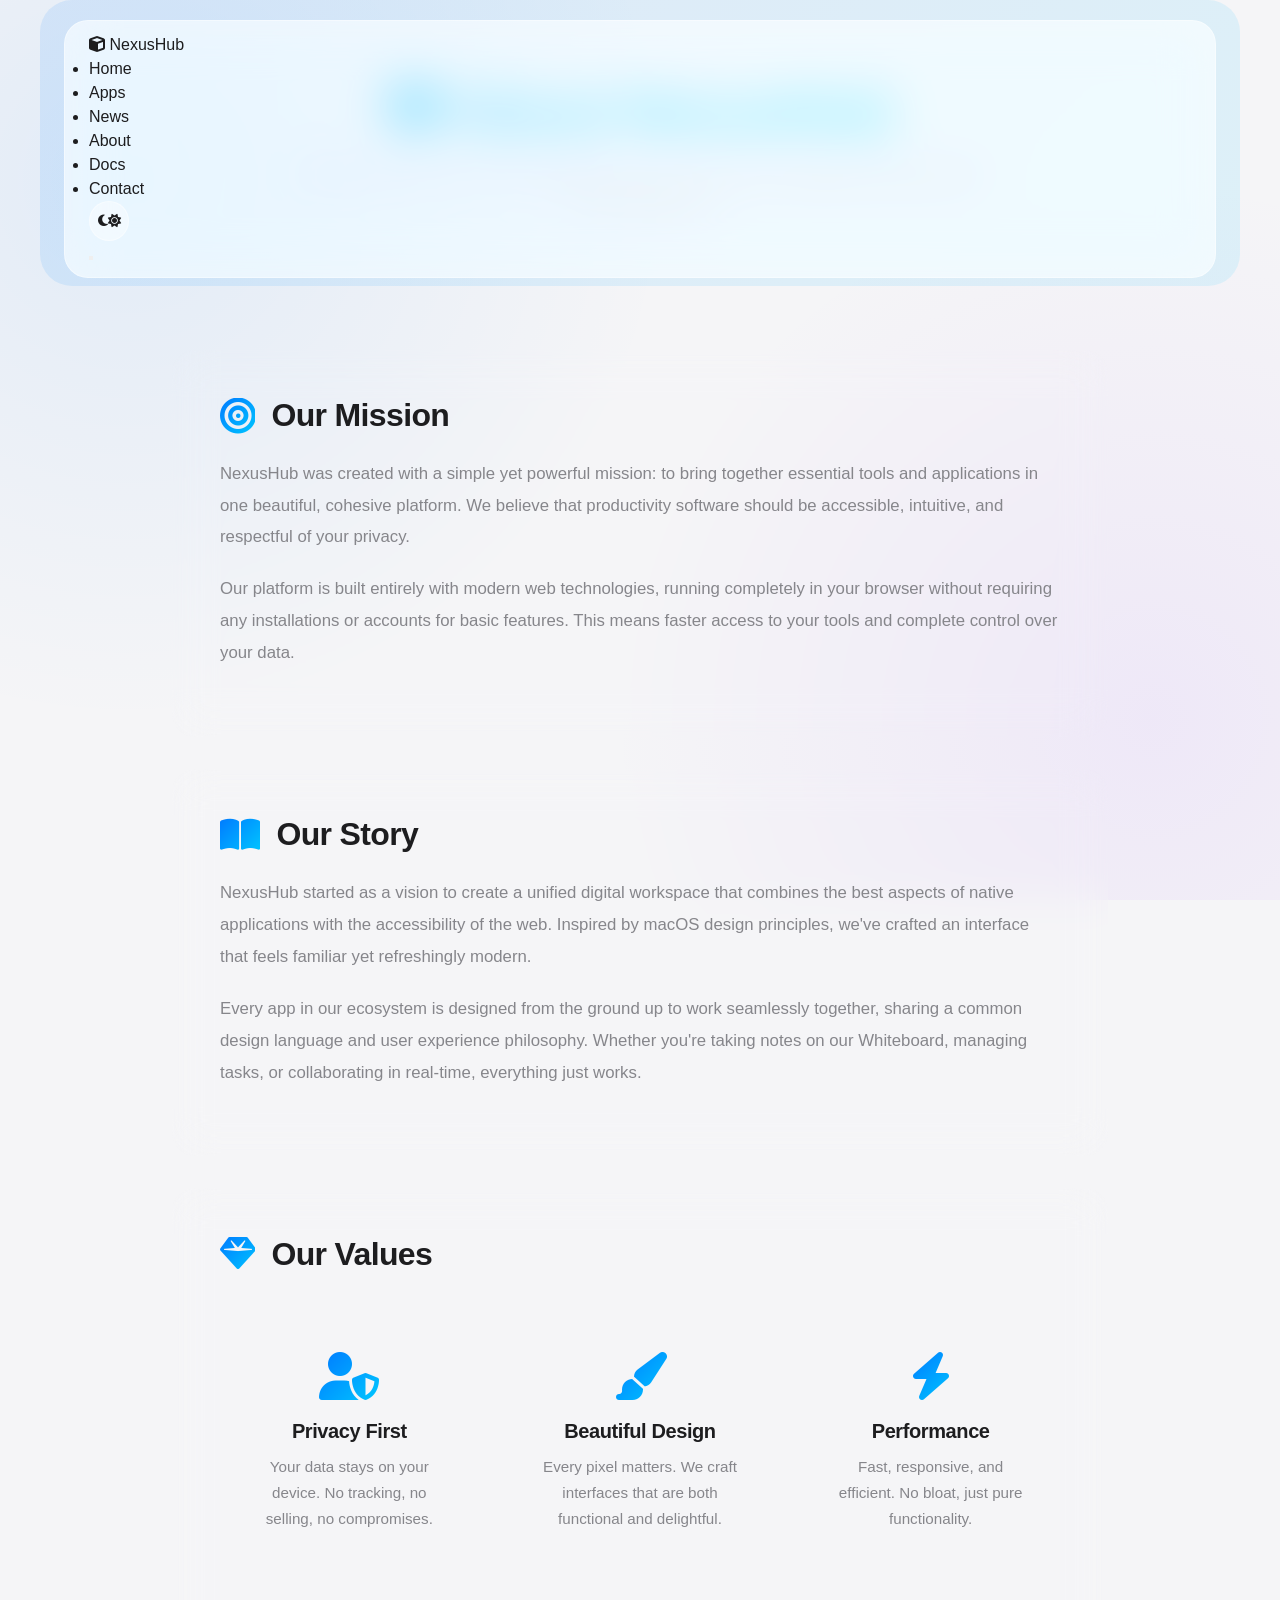
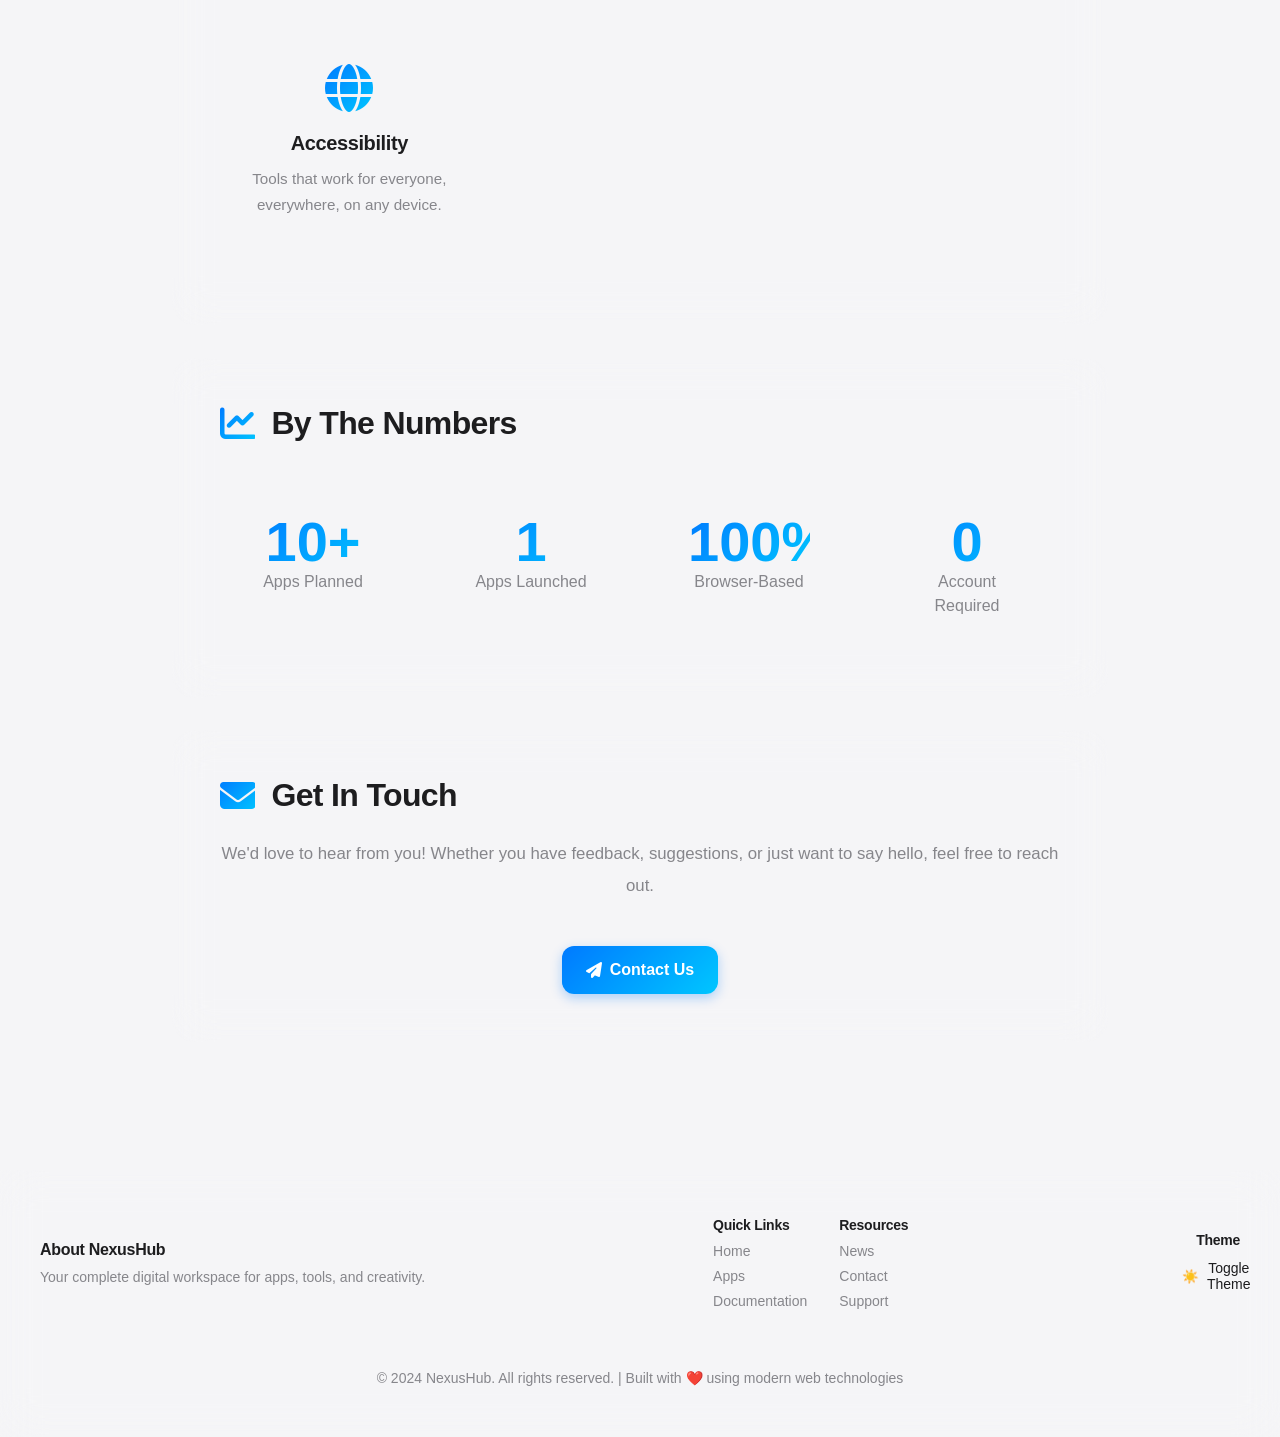
<file: pages/about.html>
<!DOCTYPE html>
<html lang="en">
<head>
    <meta charset="UTF-8">
    <meta name="viewport" content="width=device-width, initial-scale=1.0">
    <title>About - NexusHub</title>
    <link rel="stylesheet" href="../styles.css">
    <link href="https://fonts.googleapis.com/css2?family=Inter:wght@300;400;500;600;700;800&display=swap" rel="stylesheet">
    <link rel="stylesheet" href="https://cdnjs.cloudflare.com/ajax/libs/font-awesome/6.4.0/css/all.min.css">
    <style>
        .about-page {
            padding-top: 100px;
            min-height: 100vh;
            background: var(--bg-secondary);
        }

        .about-header {
            text-align: center;
            padding: 5rem 2rem 4rem;
            background: transparent;
            margin-bottom: 2rem;
            position: relative;
        }

        .about-header::before {
            content: '';
            position: absolute;
            top: 0;
            left: 0;
            right: 0;
            bottom: 0;
            background: var(--accent-gradient);
            opacity: 0.1;
            border-radius: 2rem;
            z-index: -1;
        }

        .about-header h1 {
            font-size: 3.5rem;
            font-weight: 800;
            background: var(--accent-gradient);
            -webkit-background-clip: text;
            -webkit-text-fill-color: transparent;
            background-clip: text;
            margin-bottom: 1rem;
            letter-spacing: -0.02em;
        }

        .about-header p {
            color: var(--text-secondary);
            font-size: 1.25rem;
            max-width: 700px;
            margin: 0 auto;
        }

        .about-content {
            max-width: 1000px;
            margin: 0 auto;
            padding: 2rem;
        }

        .about-section {
            background: var(--bg-primary);
            backdrop-filter: blur(20px);
            border-radius: 1.5rem;
            padding: 3rem;
            margin-bottom: 2rem;
            border: 1px solid var(--border-color);
            transition: all 0.3s ease;
            position: relative;
            overflow: hidden;
        }

        .about-section::before {
            content: '';
            position: absolute;
            top: 0;
            left: 0;
            right: 0;
            height: 4px;
            background: var(--accent-gradient);
            transform: scaleX(0);
            transition: transform 0.4s ease;
        }

        .about-section:hover {
            box-shadow: var(--card-hover-shadow);
            border-color: var(--accent-primary);
        }

        .about-section:hover::before {
            transform: scaleX(1);
        }

        .about-section h2 {
            font-size: 2rem;
            font-weight: 700;
            margin-bottom: 1.5rem;
            color: var(--text-primary);
            display: flex;
            align-items: center;
            gap: 1rem;
        }

        .about-section h2 i {
            background: var(--accent-gradient);
            -webkit-background-clip: text;
            -webkit-text-fill-color: transparent;
            background-clip: text;
            font-size: 2.25rem;
        }

        .about-section p {
            color: var(--text-secondary);
            line-height: 1.9;
            margin-bottom: 1.25rem;
            font-size: 1.05rem;
        }

        .values-grid {
            display: grid;
            grid-template-columns: repeat(auto-fit, minmax(220px, 1fr));
            gap: 2rem;
            margin-top: 2.5rem;
        }

        .value-card {
            background: var(--bg-tertiary);
            padding: 2.5rem 2rem;
            border-radius: 1.25rem;
            text-align: center;
            transition: all 0.4s cubic-bezier(0.4, 0, 0.2, 1);
            border: 1px solid var(--border-color);
        }

        .value-card:hover {
            transform: translateY(-8px);
            box-shadow: var(--card-hover-shadow);
            border-color: var(--accent-primary);
        }

        .value-card i {
            font-size: 3rem;
            background: var(--accent-gradient);
            -webkit-background-clip: text;
            -webkit-text-fill-color: transparent;
            background-clip: text;
            margin-bottom: 1.25rem;
            display: inline-block;
        }

        .value-card h3 {
            font-size: 1.25rem;
            font-weight: 700;
            margin-bottom: 0.75rem;
            color: var(--text-primary);
        }

        .value-card p {
            color: var(--text-secondary);
            font-size: 0.95rem;
            line-height: 1.7;
        }

        .stats-grid {
            display: grid;
            grid-template-columns: repeat(auto-fit, minmax(180px, 1fr));
            gap: 2rem;
            margin-top: 2.5rem;
        }

        .stat-item {
            text-align: center;
            padding: 2rem;
            background: var(--bg-tertiary);
            border-radius: 1.25rem;
            border: 1px solid var(--border-color);
            transition: all 0.3s ease;
        }

        .stat-item:hover {
            transform: scale(1.05);
            border-color: var(--accent-primary);
        }

        .stat-number {
            font-size: 3.5rem;
            font-weight: 800;
            background: var(--accent-gradient);
            -webkit-background-clip: text;
            -webkit-text-fill-color: transparent;
            background-clip: text;
            display: block;
            line-height: 1;
        }

        .stat-label {
            color: var(--text-secondary);
            margin-top: 0.75rem;
            font-weight: 500;
        }

        @media (max-width: 768px) {
            .about-header h1 {
                font-size: 2.5rem;
            }
            .about-section {
                padding: 2rem;
            }
        }
    </style>
</head>
<body>
    <!-- Navigation -->
    <nav class="navbar glass-panel">
        <div class="nav-container">
            <a href="../index.html" class="logo">
                <i class="fas fa-cube"></i>
                <span>NexusHub</span>
            </a>
            <ul class="nav-menu">
                <li><a href="../index.html">Home</a></li>
                <li><a href="apps.html">Apps</a></li>
                <li><a href="news.html">News</a></li>
                <li><a href="about.html">About</a></li>
                <li><a href="docs.html">Docs</a></li>
                <li><a href="contact.html">Contact</a></li>
            </ul>
            <div class="nav-actions">
                <button class="theme-toggle" id="themeToggle" aria-label="Toggle theme">
                    <i class="fas fa-moon"></i>
                    <i class="fas fa-sun"></i>
                </button>
            </div>
            <button class="mobile-menu-btn" id="mobileMenuBtn" aria-label="Toggle menu">
                <span></span>
                <span></span>
                <span></span>
            </button>
        </div>
    </nav>

    <!-- About Header -->
    <section class="about-header">
        <h1><i class="fas fa-heart" style="margin-right: 0.75rem;"></i>About NexusHub</h1>
        <p>Building the future of web applications with a focus on simplicity, privacy, and user experience</p>
    </section>

    <!-- About Content -->
    <div class="about-content">
        <!-- Mission Section -->
        <div class="about-section">
            <h2><i class="fas fa-bullseye"></i> Our Mission</h2>
            <p>NexusHub was created with a simple yet powerful mission: to bring together essential tools and applications in one beautiful, cohesive platform. We believe that productivity software should be accessible, intuitive, and respectful of your privacy.</p>
            <p>Our platform is built entirely with modern web technologies, running completely in your browser without requiring any installations or accounts for basic features. This means faster access to your tools and complete control over your data.</p>
        </div>

        <!-- Story Section -->
        <div class="about-section">
            <h2><i class="fas fa-book-open"></i> Our Story</h2>
            <p>NexusHub started as a vision to create a unified digital workspace that combines the best aspects of native applications with the accessibility of the web. Inspired by macOS design principles, we've crafted an interface that feels familiar yet refreshingly modern.</p>
            <p>Every app in our ecosystem is designed from the ground up to work seamlessly together, sharing a common design language and user experience philosophy. Whether you're taking notes on our Whiteboard, managing tasks, or collaborating in real-time, everything just works.</p>
        </div>

        <!-- Values Section -->
        <div class="about-section">
            <h2><i class="fas fa-gem"></i> Our Values</h2>
            <div class="values-grid">
                <div class="value-card">
                    <i class="fas fa-user-shield"></i>
                    <h3>Privacy First</h3>
                    <p>Your data stays on your device. No tracking, no selling, no compromises.</p>
                </div>
                <div class="value-card">
                    <i class="fas fa-paint-brush"></i>
                    <h3>Beautiful Design</h3>
                    <p>Every pixel matters. We craft interfaces that are both functional and delightful.</p>
                </div>
                <div class="value-card">
                    <i class="fas fa-bolt"></i>
                    <h3>Performance</h3>
                    <p>Fast, responsive, and efficient. No bloat, just pure functionality.</p>
                </div>
                <div class="value-card">
                    <i class="fas fa-globe"></i>
                    <h3>Accessibility</h3>
                    <p>Tools that work for everyone, everywhere, on any device.</p>
                </div>
            </div>
        </div>

        <!-- Stats Section -->
        <div class="about-section">
            <h2><i class="fas fa-chart-line"></i> By The Numbers</h2>
            <div class="stats-grid">
                <div class="stat-item">
                    <span class="stat-number">10+</span>
                    <span class="stat-label">Apps Planned</span>
                </div>
                <div class="stat-item">
                    <span class="stat-number">1</span>
                    <span class="stat-label">Apps Launched</span>
                </div>
                <div class="stat-item">
                    <span class="stat-number">100%</span>
                    <span class="stat-label">Browser-Based</span>
                </div>
                <div class="stat-item">
                    <span class="stat-number">0</span>
                    <span class="stat-label">Account Required</span>
                </div>
            </div>
        </div>

        <!-- Contact CTA -->
        <div class="about-section" style="text-align: center;">
            <h2><i class="fas fa-envelope"></i> Get In Touch</h2>
            <p>We'd love to hear from you! Whether you have feedback, suggestions, or just want to say hello, feel free to reach out.</p>
            <a href="contact.html" class="btn btn-primary" style="display: inline-flex; align-items: center; gap: 0.5rem; margin-top: 1.5rem;">
                <i class="fas fa-paper-plane"></i>
                Contact Us
            </a>
        </div>
    </div>

    <!-- Footer -->
    <footer class="footer" style="margin-top: 4rem; border-top: 1px solid var(--border-color); padding: 3rem 2rem; background: var(--bg-secondary);">
        <div class="footer-content" style="max-width: 1200px; margin: 0 auto; display: flex; justify-content: space-between; align-items: center; flex-wrap: wrap; gap: 2rem;">
            <div>
                <h4 style="margin-bottom: 0.5rem;">About NexusHub</h4>
                <p style="font-size: 0.875rem; color: var(--text-secondary);">Your complete digital workspace for apps, tools, and creativity.</p>
            </div>
            <div style="display: flex; gap: 2rem;">
                <div>
                    <h5 style="margin-bottom: 0.5rem; font-size: 0.875rem;">Quick Links</h5>
                    <a href="../index.html" style="display: block; font-size: 0.875rem; color: var(--text-secondary); text-decoration: none; margin-bottom: 0.25rem;">Home</a>
                    <a href="apps.html" style="display: block; font-size: 0.875rem; color: var(--text-secondary); text-decoration: none; margin-bottom: 0.25rem;">Apps</a>
                    <a href="docs.html" style="display: block; font-size: 0.875rem; color: var(--text-secondary); text-decoration: none;">Documentation</a>
                </div>
                <div>
                    <h5 style="margin-bottom: 0.5rem; font-size: 0.875rem;">Resources</h5>
                    <a href="news.html" style="display: block; font-size: 0.875rem; color: var(--text-secondary); text-decoration: none; margin-bottom: 0.25rem;">News</a>
                    <a href="contact.html" style="display: block; font-size: 0.875rem; color: var(--text-secondary); text-decoration: none; margin-bottom: 0.25rem;">Contact</a>
                    <a href="#" style="display: block; font-size: 0.875rem; color: var(--text-secondary); text-decoration: none;">Support</a>
                </div>
            </div>
            <div>
                <h5 style="margin-bottom: 0.5rem; font-size: 0.875rem;">Theme</h5>
                <button class="theme-toggle" id="footerThemeToggle" aria-label="Toggle theme" style="background: var(--bg-tertiary); border: 1px solid var(--border-color); cursor: pointer; padding: 0.5rem 1rem; border-radius: 0.5rem; display: flex; align-items: center; gap: 0.5rem;">
                    <span class="sun-icon">☀️</span>
                    <span class="moon-icon">🌙</span>
                    <span style="font-size: 0.875rem;">Toggle Theme</span>
                </button>
            </div>
        </div>
        <div style="text-align: center; margin-top: 2rem; padding-top: 1.5rem; border-top: 1px solid var(--border-color); font-size: 0.875rem; color: var(--text-secondary);">
            © 2024 NexusHub. All rights reserved. | Built with ❤️ using modern web technologies
        </div>
    </footer>

    <script src="../script.js"></script>
    <script>
        (function() {
            const footerThemeToggle = document.getElementById('footerThemeToggle');
            function updateThemeIcons(theme) {
                const sunIcons = document.querySelectorAll('.sun-icon');
                const moonIcons = document.querySelectorAll('.moon-icon');
                if (theme === 'dark') {
                    sunIcons.forEach(icon => icon.style.display = 'none');
                    moonIcons.forEach(icon => icon.style.display = 'inline');
                } else {
                    sunIcons.forEach(icon => icon.style.display = 'inline');
                    moonIcons.forEach(icon => icon.style.display = 'none');
                }
            }
            const savedTheme = localStorage.getItem('theme') || 'light';
            document.documentElement.setAttribute('data-theme', savedTheme);
            updateThemeIcons(savedTheme);
            function toggleTheme() {
                const html = document.documentElement;
                const currentTheme = html.getAttribute('data-theme');
                const newTheme = currentTheme === 'dark' ? 'light' : 'dark';
                html.setAttribute('data-theme', newTheme);
                localStorage.setItem('theme', newTheme);
                updateThemeIcons(newTheme);
            }
            footerThemeToggle?.addEventListener('click', toggleTheme);
        })();
    </script>
</body>
</html>
</file>
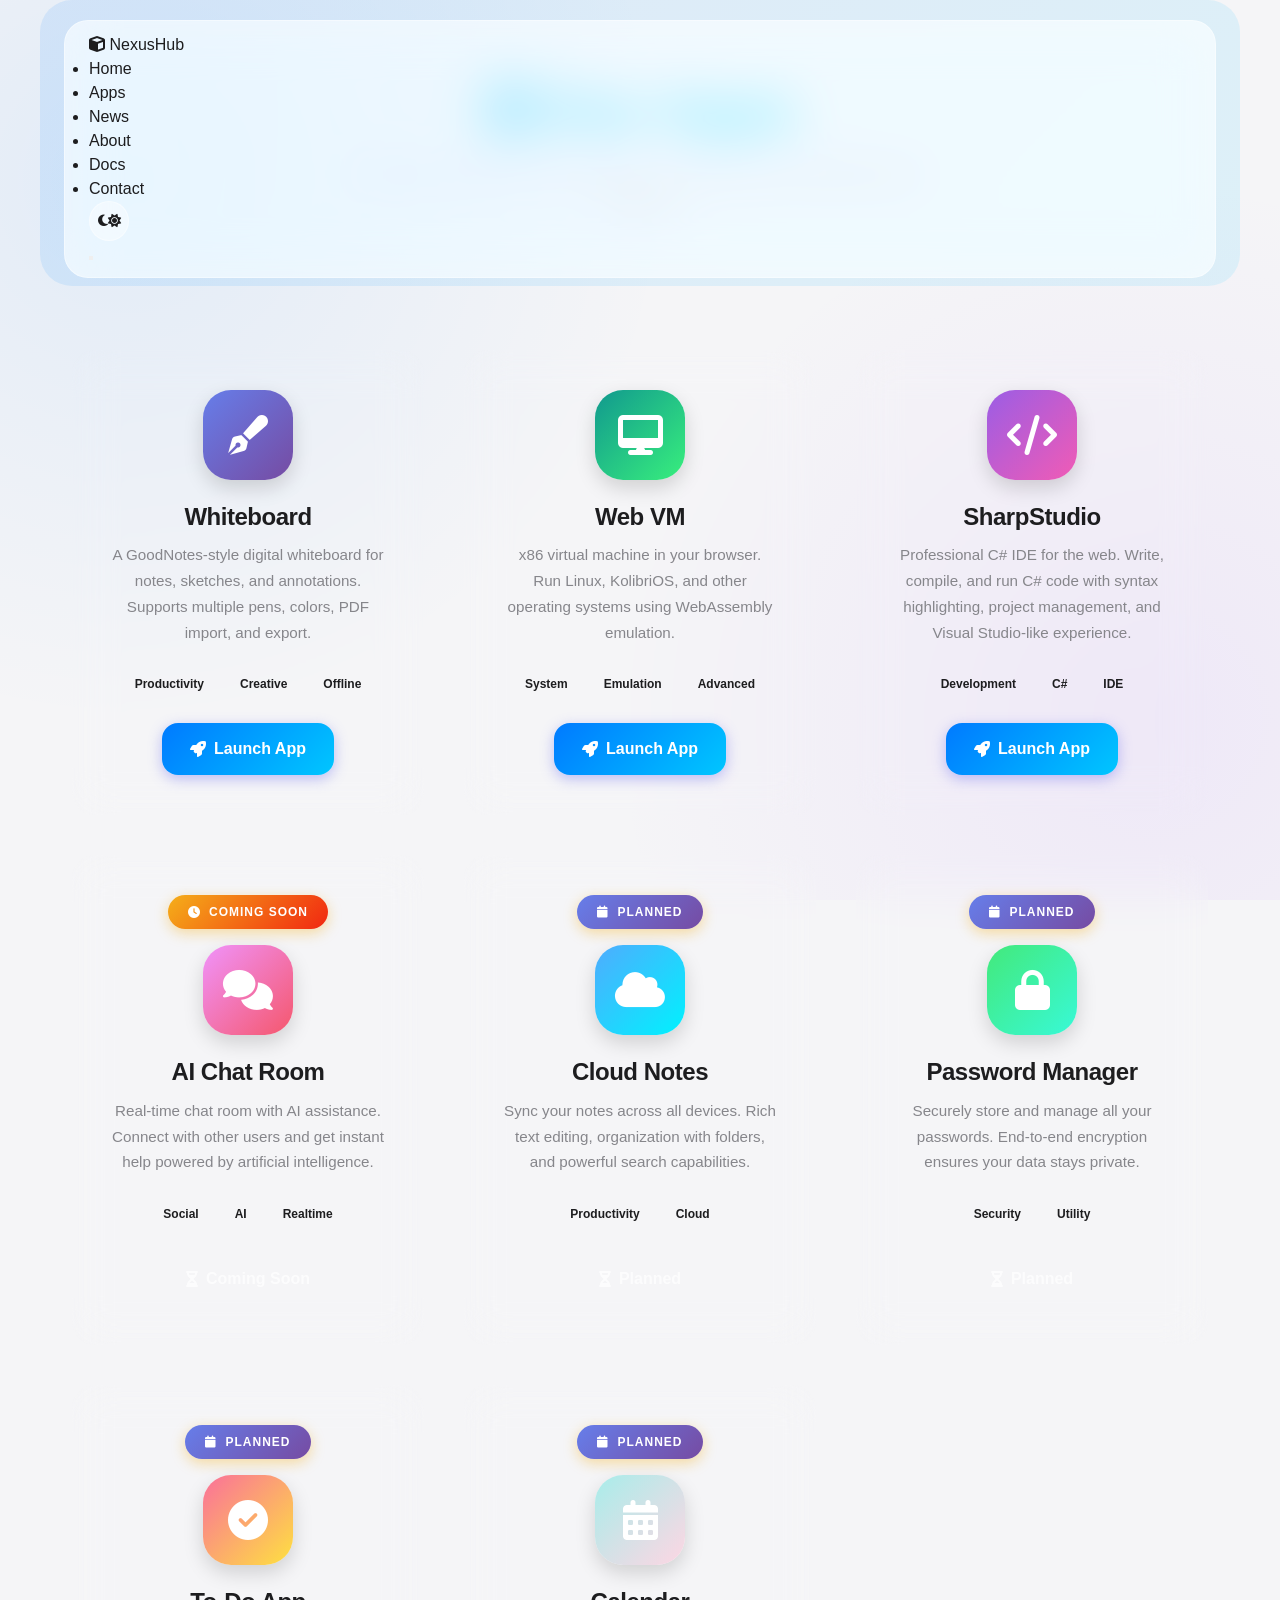
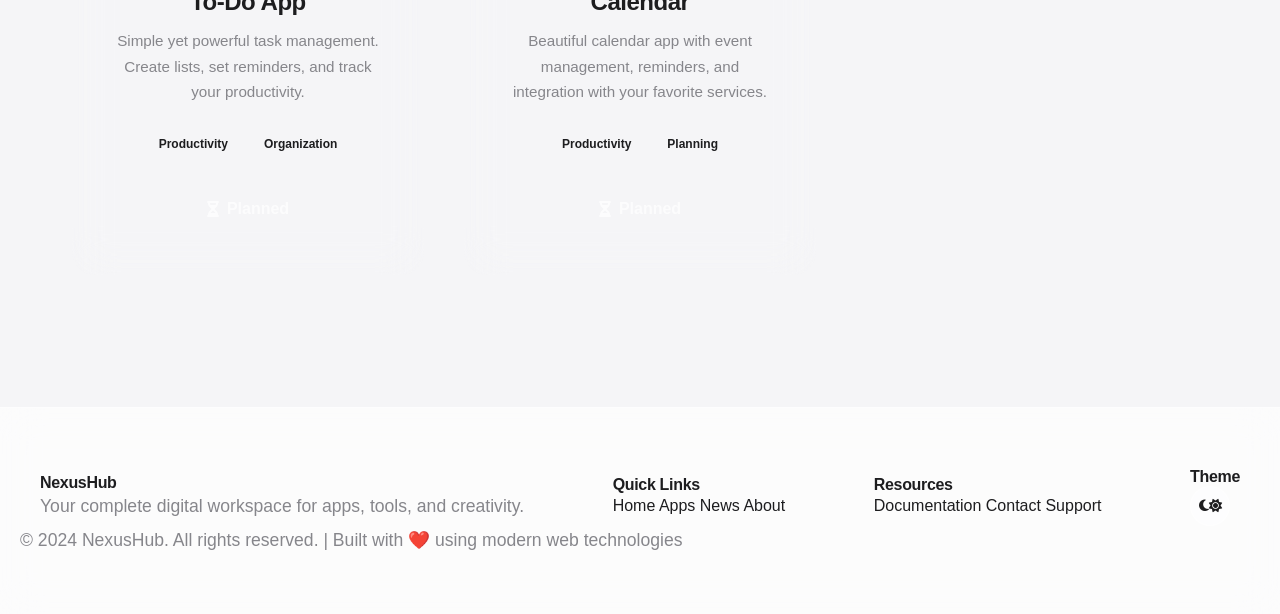
<file: pages/apps.html>
<!DOCTYPE html>
<html lang="en">
<head>
    <meta charset="UTF-8">
    <meta name="viewport" content="width=device-width, initial-scale=1.0">
    <title>Apps - NexusHub</title>
    <link rel="stylesheet" href="../styles.css">
    <link href="https://fonts.googleapis.com/css2?family=Inter:wght@300;400;500;600;700;800&display=swap" rel="stylesheet">
    <link rel="stylesheet" href="https://cdnjs.cloudflare.com/ajax/libs/font-awesome/6.4.0/css/all.min.css">
    <style>
        .apps-page {
            padding-top: 100px;
            min-height: 100vh;
            background: var(--bg-secondary);
        }

        .apps-header {
            text-align: center;
            padding: 5rem 2rem 4rem;
            background: transparent;
            margin-bottom: 2rem;
            position: relative;
        }

        .apps-header::before {
            content: '';
            position: absolute;
            top: 0;
            left: 0;
            right: 0;
            bottom: 0;
            background: var(--accent-gradient);
            opacity: 0.1;
            border-radius: 2rem;
            z-index: -1;
        }

        .apps-header h1 {
            font-size: 3.5rem;
            font-weight: 800;
            background: var(--accent-gradient);
            -webkit-background-clip: text;
            -webkit-text-fill-color: transparent;
            background-clip: text;
            margin-bottom: 1rem;
            letter-spacing: -0.02em;
        }

        .apps-header p {
            color: var(--text-secondary);
            font-size: 1.25rem;
            max-width: 600px;
            margin: 0 auto;
        }

        .apps-grid {
            max-width: 1200px;
            margin: 0 auto;
            padding: 2rem;
            display: grid;
            grid-template-columns: repeat(auto-fill, minmax(320px, 1fr));
            gap: 2.5rem;
        }

        .app-card {
            background: var(--bg-primary);
            backdrop-filter: blur(20px);
            border-radius: 1.5rem;
            padding: 2.5rem;
            border: 1px solid var(--border-color);
            transition: all 0.4s cubic-bezier(0.4, 0, 0.2, 1);
            display: flex;
            flex-direction: column;
            align-items: center;
            text-align: center;
            position: relative;
            overflow: hidden;
        }

        .app-card::before {
            content: '';
            position: absolute;
            top: 0;
            left: 0;
            right: 0;
            height: 4px;
            background: var(--accent-gradient);
            transform: scaleX(0);
            transition: transform 0.4s ease;
        }

        .app-card:hover {
            transform: translateY(-12px);
            box-shadow: var(--card-hover-shadow);
            border-color: var(--accent-primary);
        }

        .app-card:hover::before {
            transform: scaleX(1);
        }

        .app-icon {
            width: 90px;
            height: 90px;
            border-radius: 1.75rem;
            display: flex;
            align-items: center;
            justify-content: center;
            margin-bottom: 1.5rem;
            font-size: 2.5rem;
            color: white;
            transition: all 0.3s ease;
            box-shadow: 0 8px 20px rgba(0, 0, 0, 0.15);
        }

        .app-card:hover .app-icon {
            transform: scale(1.1) rotate(5deg);
        }

        .app-icon.whiteboard { background: linear-gradient(135deg, #667eea, #764ba2); }
        .app-icon.webvm { background: linear-gradient(135deg, #11998e, #38ef7d); }
        .app-icon.chat { background: linear-gradient(135deg, #f093fb, #f5576c); }
        .app-icon.notes { background: linear-gradient(135deg, #4facfe, #00f2fe); }
        .app-icon.password { background: linear-gradient(135deg, #43e97b, #38f9d7); }
        .app-icon.todo { background: linear-gradient(135deg, #fa709a, #fee140); }
        .app-icon.calendar { background: linear-gradient(135deg, #a8edea, #fed6e3); }
        .app-icon.editor { background: linear-gradient(135deg, #ff9a9e, #fecfef); }
        .app-icon.player { background: linear-gradient(135deg, #ffecd2, #fcb69f); }
        .app-icon.pdf { background: linear-gradient(135deg, #ff6e7f, #bfe9ff); }

        .app-card h3 {
            font-size: 1.5rem;
            font-weight: 700;
            margin-bottom: 0.75rem;
            color: var(--text-primary);
        }

        .app-card p {
            color: var(--text-secondary);
            margin-bottom: 1.5rem;
            line-height: 1.7;
            font-size: 0.95rem;
        }

        .app-tags {
            display: flex;
            gap: 0.5rem;
            flex-wrap: wrap;
            justify-content: center;
            margin-bottom: 1.5rem;
        }

        .app-tag {
            padding: 0.375rem 0.875rem;
            background: var(--bg-tertiary);
            border-radius: 1rem;
            font-size: 0.75rem;
            font-weight: 600;
            color: var(--text-muted);
            border: 1px solid var(--border-color);
            transition: all 0.2s ease;
        }

        .app-card:hover .app-tag {
            background: var(--accent-primary);
            color: white;
            border-color: var(--accent-primary);
        }

        .app-btn {
            display: inline-flex;
            align-items: center;
            gap: 0.5rem;
            padding: 0.875rem 1.75rem;
            background: var(--accent-gradient);
            color: white;
            border-radius: 1rem;
            font-weight: 600;
            transition: all 0.3s ease;
            box-shadow: 0 4px 14px rgba(99, 102, 241, 0.4);
        }

        .app-btn:hover {
            transform: scale(1.05);
            box-shadow: 0 8px 25px rgba(99, 102, 241, 0.5);
        }

        .app-btn.disabled {
            background: var(--bg-tertiary);
            cursor: not-allowed;
            opacity: 0.7;
            box-shadow: none;
        }

        .app-btn.disabled:hover {
            transform: none;
            box-shadow: none;
        }

        .coming-soon-badge {
            display: inline-flex;
            align-items: center;
            gap: 0.5rem;
            padding: 0.5rem 1.25rem;
            background: linear-gradient(135deg, #f5af19, #f12711);
            color: white;
            border-radius: 2rem;
            font-size: 0.75rem;
            font-weight: 700;
            text-transform: uppercase;
            letter-spacing: 1px;
            margin-bottom: 1rem;
            box-shadow: 0 4px 14px rgba(245, 175, 25, 0.4);
        }

        @media (max-width: 768px) {
            .apps-header h1 {
                font-size: 2.5rem;
            }
            .apps-grid {
                grid-template-columns: 1fr;
                padding: 1.5rem;
            }
        }
    </style>
</head>
<body>
    <!-- Navigation -->
    <nav class="navbar glass-panel">
        <div class="nav-container">
            <a href="../index.html" class="logo">
                <i class="fas fa-cube"></i>
                <span>NexusHub</span>
            </a>
            <ul class="nav-menu">
                <li><a href="../index.html">Home</a></li>
                <li><a href="apps.html">Apps</a></li>
                <li><a href="news.html">News</a></li>
                <li><a href="about.html">About</a></li>
                <li><a href="docs.html">Docs</a></li>
                <li><a href="contact.html">Contact</a></li>
            </ul>
            <div class="nav-actions">
                <button class="theme-toggle" id="themeToggle" aria-label="Toggle theme">
                    <i class="fas fa-moon"></i>
                    <i class="fas fa-sun"></i>
                </button>
            </div>
            <button class="mobile-menu-btn" id="mobileMenuBtn" aria-label="Toggle menu">
                <span></span>
                <span></span>
                <span></span>
            </button>
        </div>
    </nav>

    <!-- Apps Header -->
    <section class="apps-header">
        <h1><i class="fas fa-th-large" style="margin-right: 0.75rem;"></i>Our Apps</h1>
        <p>Discover powerful tools designed to boost your productivity and creativity</p>
    </section>

    <!-- Apps Grid -->
    <div class="apps-grid">
        <!-- Whiteboard App -->
        <div class="app-card">
            <div class="app-icon whiteboard">
                <i class="fas fa-pen-fancy"></i>
            </div>
            <h3>Whiteboard</h3>
            <p>A GoodNotes-style digital whiteboard for notes, sketches, and annotations. Supports multiple pens, colors, PDF import, and export.</p>
            <div class="app-tags">
                <span class="app-tag">Productivity</span>
                <span class="app-tag">Creative</span>
                <span class="app-tag">Offline</span>
            </div>
            <a href="../apps/whiteboard/index.html" class="app-btn">
                <i class="fas fa-rocket"></i>
                Launch App
            </a>
        </div>

        <!-- Web VM App -->
        <div class="app-card">
            <div class="app-icon webvm" style="background: linear-gradient(135deg, #11998e, #38ef7d);">
                <i class="fas fa-desktop"></i>
            </div>
            <h3>Web VM</h3>
            <p>x86 virtual machine in your browser. Run Linux, KolibriOS, and other operating systems using WebAssembly emulation.</p>
            <div class="app-tags">
                <span class="app-tag">System</span>
                <span class="app-tag">Emulation</span>
                <span class="app-tag">Advanced</span>
            </div>
            <a href="../apps/web-vm/index.html" class="app-btn">
                <i class="fas fa-rocket"></i>
                Launch App
            </a>
        </div>

        <!-- SharpStudio App -->
        <div class="app-card">
            <div class="app-icon sharpstudio" style="background: linear-gradient(135deg, #9b5de5, #f15bb5);">
                <i class="fas fa-code"></i>
            </div>
            <h3>SharpStudio</h3>
            <p>Professional C# IDE for the web. Write, compile, and run C# code with syntax highlighting, project management, and Visual Studio-like experience.</p>
            <div class="app-tags">
                <span class="app-tag">Development</span>
                <span class="app-tag">C#</span>
                <span class="app-tag">IDE</span>
            </div>
            <a href="../apps/sharp-studio/index.html" class="app-btn">
                <i class="fas fa-rocket"></i>
                Launch App
            </a>
        </div>

        <!-- AI Chat Room (Coming Soon) -->
        <div class="app-card">
            <span class="coming-soon-badge"><i class="fas fa-clock"></i> Coming Soon</span>
            <div class="app-icon chat">
                <i class="fas fa-comments"></i>
            </div>
            <h3>AI Chat Room</h3>
            <p>Real-time chat room with AI assistance. Connect with other users and get instant help powered by artificial intelligence.</p>
            <div class="app-tags">
                <span class="app-tag">Social</span>
                <span class="app-tag">AI</span>
                <span class="app-tag">Realtime</span>
            </div>
            <span class="app-btn disabled">
                <i class="fas fa-hourglass-half"></i>
                Coming Soon
            </span>
        </div>

        <!-- Cloud Notes (Planned) -->
        <div class="app-card">
            <span class="coming-soon-badge" style="background: linear-gradient(135deg, #667eea, #764ba2);"><i class="fas fa-calendar"></i> Planned</span>
            <div class="app-icon notes">
                <i class="fas fa-cloud"></i>
            </div>
            <h3>Cloud Notes</h3>
            <p>Sync your notes across all devices. Rich text editing, organization with folders, and powerful search capabilities.</p>
            <div class="app-tags">
                <span class="app-tag">Productivity</span>
                <span class="app-tag">Cloud</span>
            </div>
            <span class="app-btn disabled">
                <i class="fas fa-hourglass-half"></i>
                Planned
            </span>
        </div>

        <!-- Password Manager (Planned) -->
        <div class="app-card">
            <span class="coming-soon-badge" style="background: linear-gradient(135deg, #667eea, #764ba2);"><i class="fas fa-calendar"></i> Planned</span>
            <div class="app-icon password">
                <i class="fas fa-lock"></i>
            </div>
            <h3>Password Manager</h3>
            <p>Securely store and manage all your passwords. End-to-end encryption ensures your data stays private.</p>
            <div class="app-tags">
                <span class="app-tag">Security</span>
                <span class="app-tag">Utility</span>
            </div>
            <span class="app-btn disabled">
                <i class="fas fa-hourglass-half"></i>
                Planned
            </span>
        </div>

        <!-- To-Do App (Planned) -->
        <div class="app-card">
            <span class="coming-soon-badge" style="background: linear-gradient(135deg, #667eea, #764ba2);"><i class="fas fa-calendar"></i> Planned</span>
            <div class="app-icon todo">
                <i class="fas fa-check-circle"></i>
            </div>
            <h3>To-Do App</h3>
            <p>Simple yet powerful task management. Create lists, set reminders, and track your productivity.</p>
            <div class="app-tags">
                <span class="app-tag">Productivity</span>
                <span class="app-tag">Organization</span>
            </div>
            <span class="app-btn disabled">
                <i class="fas fa-hourglass-half"></i>
                Planned
            </span>
        </div>

        <!-- Calendar (Planned) -->
        <div class="app-card">
            <span class="coming-soon-badge" style="background: linear-gradient(135deg, #667eea, #764ba2);"><i class="fas fa-calendar"></i> Planned</span>
            <div class="app-icon calendar">
                <i class="fas fa-calendar-alt"></i>
            </div>
            <h3>Calendar</h3>
            <p>Beautiful calendar app with event management, reminders, and integration with your favorite services.</p>
            <div class="app-tags">
                <span class="app-tag">Productivity</span>
                <span class="app-tag">Planning</span>
            </div>
            <span class="app-btn disabled">
                <i class="fas fa-hourglass-half"></i>
                Planned
            </span>
        </div>
    </div>

    <!-- Footer -->
    <footer class="footer">
        <div class="footer-content">
            <div class="footer-section">
                <h4>NexusHub</h4>
                <p>Your complete digital workspace for apps, tools, and creativity.</p>
            </div>
            <div class="footer-section">
                <h4>Quick Links</h4>
                <a href="../index.html">Home</a>
                <a href="apps.html">Apps</a>
                <a href="news.html">News</a>
                <a href="about.html">About</a>
            </div>
            <div class="footer-section">
                <h4>Resources</h4>
                <a href="docs.html">Documentation</a>
                <a href="contact.html">Contact</a>
                <a href="#">Support</a>
            </div>
            <div class="footer-section">
                <h4>Theme</h4>
                <button class="theme-toggle footer-theme-toggle" id="footerThemeToggle" aria-label="Toggle theme">
                    <i class="fas fa-moon"></i>
                    <i class="fas fa-sun"></i>
                </button>
            </div>
        </div>
        <div class="footer-bottom">
            <p>&copy; 2024 NexusHub. All rights reserved. | Built with ❤️ using modern web technologies</p>
        </div>
    </footer>

    <script src="../script.js"></script>
</body>
</html>
</file>
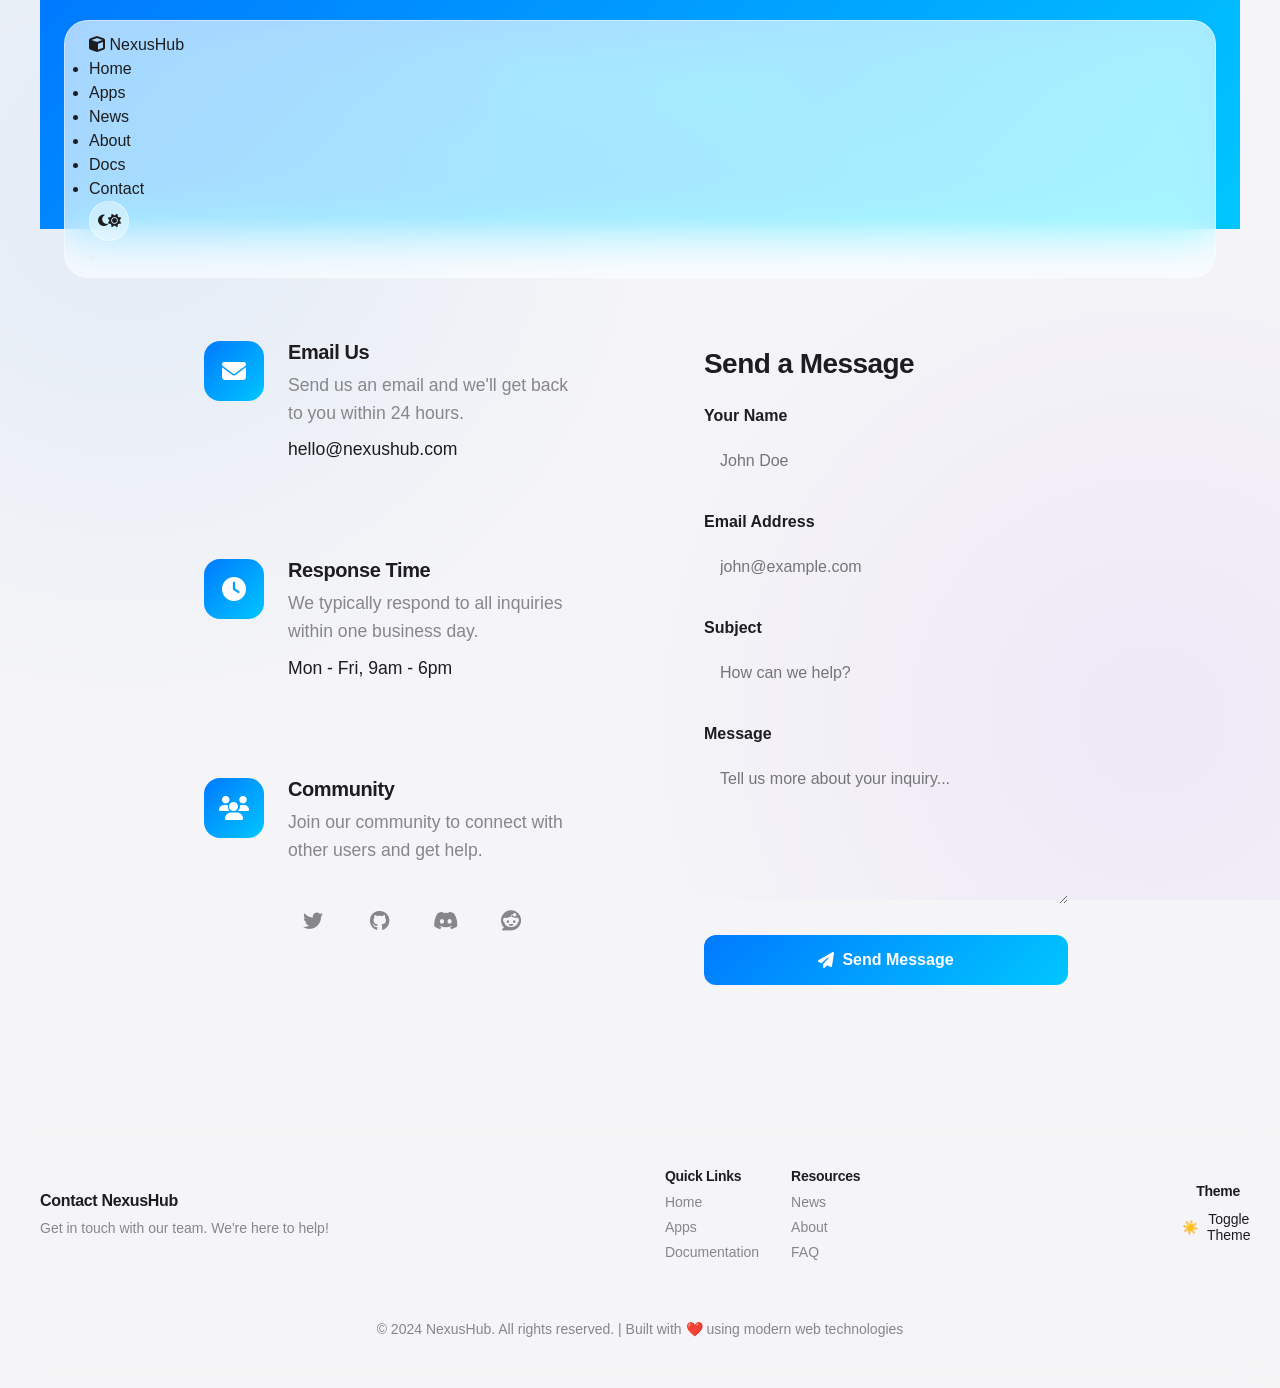
<file: pages/contact.html>
<!DOCTYPE html>
<html lang="en">
<head>
    <meta charset="UTF-8">
    <meta name="viewport" content="width=device-width, initial-scale=1.0">
    <title>Contact - NexusHub</title>
    <link rel="stylesheet" href="../styles.css">
    <link href="https://fonts.googleapis.com/css2?family=Inter:wght@300;400;500;600;700;800&display=swap" rel="stylesheet">
    <link rel="stylesheet" href="https://cdnjs.cloudflare.com/ajax/libs/font-awesome/6.4.0/css/all.min.css">
    <style>
        .contact-page {
            padding-top: 100px;
            min-height: 100vh;
            background: var(--bg-secondary);
        }

        .contact-header {
            text-align: center;
            padding: 4rem 2rem;
            background: var(--accent-gradient);
            margin-bottom: 3rem;
        }

        .contact-header h1 {
            font-size: 3rem;
            color: white;
            margin-bottom: 1rem;
        }

        .contact-header p {
            color: rgba(255, 255, 255, 0.9);
            font-size: 1.25rem;
        }

        .contact-container {
            max-width: 1000px;
            margin: 0 auto;
            padding: 2rem;
            display: grid;
            grid-template-columns: 1fr 1fr;
            gap: 3rem;
        }

        .contact-info {
            display: flex;
            flex-direction: column;
            gap: 2rem;
        }

        .contact-card {
            background: var(--bg-primary);
            border-radius: 1.5rem;
            padding: 2rem;
            border: 1px solid var(--border-color);
            display: flex;
            align-items: flex-start;
            gap: 1.5rem;
            transition: all 0.3s ease;
        }

        .contact-card:hover {
            transform: translateY(-5px);
            box-shadow: var(--card-hover-shadow);
        }

        .contact-icon {
            width: 60px;
            height: 60px;
            border-radius: 1rem;
            background: var(--accent-gradient);
            display: flex;
            align-items: center;
            justify-content: center;
            color: white;
            font-size: 1.5rem;
            flex-shrink: 0;
        }

        .contact-card h3 {
            font-size: 1.25rem;
            margin-bottom: 0.5rem;
            color: var(--text-primary);
        }

        .contact-card p {
            color: var(--text-secondary);
            line-height: 1.6;
        }

        .contact-form-container {
            background: var(--bg-primary);
            border-radius: 1.5rem;
            padding: 2.5rem;
            border: 1px solid var(--border-color);
        }

        .contact-form-container h2 {
            font-size: 1.75rem;
            margin-bottom: 1.5rem;
            color: var(--text-primary);
        }

        .form-group {
            margin-bottom: 1.5rem;
        }

        .form-group label {
            display: block;
            margin-bottom: 0.5rem;
            font-weight: 600;
            color: var(--text-primary);
        }

        .form-group input,
        .form-group textarea {
            width: 100%;
            padding: 1rem;
            border: 1px solid var(--border-color);
            border-radius: 0.75rem;
            background: var(--bg-secondary);
            color: var(--text-primary);
            font-family: inherit;
            font-size: 1rem;
            transition: all 0.2s ease;
        }

        .form-group input:focus,
        .form-group textarea:focus {
            outline: none;
            border-color: var(--accent-primary);
            box-shadow: 0 0 0 3px rgba(99, 102, 241, 0.1);
        }

        .form-group textarea {
            resize: vertical;
            min-height: 150px;
        }

        .submit-btn {
            width: 100%;
            padding: 1rem 2rem;
            background: var(--accent-gradient);
            color: white;
            border: none;
            border-radius: 0.75rem;
            font-size: 1rem;
            font-weight: 600;
            cursor: pointer;
            transition: all 0.3s ease;
            display: flex;
            align-items: center;
            justify-content: center;
            gap: 0.5rem;
        }

        .submit-btn:hover {
            transform: translateY(-2px);
            box-shadow: 0 10px 30px rgba(99, 102, 241, 0.4);
        }

        .social-links {
            display: flex;
            gap: 1rem;
            margin-top: 2rem;
        }

        .social-link {
            width: 50px;
            height: 50px;
            border-radius: 1rem;
            background: var(--bg-tertiary);
            display: flex;
            align-items: center;
            justify-content: center;
            color: var(--text-secondary);
            font-size: 1.25rem;
            transition: all 0.3s ease;
        }

        .social-link:hover {
            background: var(--accent-gradient);
            color: white;
            transform: translateY(-3px);
        }

        @media (max-width: 900px) {
            .contact-container {
                grid-template-columns: 1fr;
            }
        }
    </style>
</head>
<body>
    <!-- Navigation -->
    <nav class="navbar glass-panel">
        <div class="nav-container">
            <a href="../index.html" class="logo">
                <i class="fas fa-cube"></i>
                <span>NexusHub</span>
            </a>
            <ul class="nav-menu">
                <li><a href="../index.html">Home</a></li>
                <li><a href="apps.html">Apps</a></li>
                <li><a href="news.html">News</a></li>
                <li><a href="about.html">About</a></li>
                <li><a href="docs.html">Docs</a></li>
                <li><a href="contact.html">Contact</a></li>
            </ul>
            <div class="nav-actions">
                <button class="theme-toggle" id="themeToggle" aria-label="Toggle theme">
                    <i class="fas fa-moon"></i>
                    <i class="fas fa-sun"></i>
                </button>
            </div>
            <button class="mobile-menu-btn" id="mobileMenuBtn" aria-label="Toggle menu">
                <span></span>
                <span></span>
                <span></span>
            </button>
        </div>
    </nav>

    <!-- Contact Header -->
    <section class="contact-header">
        <h1>Get In Touch</h1>
        <p>Have questions or feedback? We'd love to hear from you!</p>
    </section>

    <!-- Contact Container -->
    <div class="contact-container">
        <!-- Contact Info -->
        <div class="contact-info">
            <div class="contact-card">
                <div class="contact-icon">
                    <i class="fas fa-envelope"></i>
                </div>
                <div>
                    <h3>Email Us</h3>
                    <p>Send us an email and we'll get back to you within 24 hours.</p>
                    <p style="color: var(--accent-primary); margin-top: 0.5rem;">hello@nexushub.com</p>
                </div>
            </div>

            <div class="contact-card">
                <div class="contact-icon">
                    <i class="fas fa-clock"></i>
                </div>
                <div>
                    <h3>Response Time</h3>
                    <p>We typically respond to all inquiries within one business day.</p>
                    <p style="color: var(--accent-primary); margin-top: 0.5rem;">Mon - Fri, 9am - 6pm</p>
                </div>
            </div>

            <div class="contact-card">
                <div class="contact-icon">
                    <i class="fas fa-users"></i>
                </div>
                <div>
                    <h3>Community</h3>
                    <p>Join our community to connect with other users and get help.</p>
                    <div class="social-links">
                        <a href="#" class="social-link"><i class="fab fa-twitter"></i></a>
                        <a href="#" class="social-link"><i class="fab fa-github"></i></a>
                        <a href="#" class="social-link"><i class="fab fa-discord"></i></a>
                        <a href="#" class="social-link"><i class="fab fa-reddit"></i></a>
                    </div>
                </div>
            </div>
        </div>

        <!-- Contact Form -->
        <div class="contact-form-container">
            <h2>Send a Message</h2>
            <form id="contactForm">
                <div class="form-group">
                    <label for="name">Your Name</label>
                    <input type="text" id="name" name="name" placeholder="John Doe" required>
                </div>
                <div class="form-group">
                    <label for="email">Email Address</label>
                    <input type="email" id="email" name="email" placeholder="john@example.com" required>
                </div>
                <div class="form-group">
                    <label for="subject">Subject</label>
                    <input type="text" id="subject" name="subject" placeholder="How can we help?" required>
                </div>
                <div class="form-group">
                    <label for="message">Message</label>
                    <textarea id="message" name="message" placeholder="Tell us more about your inquiry..." required></textarea>
                </div>
                <button type="submit" class="submit-btn">
                    <i class="fas fa-paper-plane"></i>
                    Send Message
                </button>
            </form>
        </div>
    </div>

    <script src="../script.js"></script>
    <script>
        // Form submission handler
        document.getElementById('contactForm').addEventListener('submit', function(e) {
            e.preventDefault();
            
            // Get form values
            const name = document.getElementById('name').value;
            const email = document.getElementById('email').value;
            const subject = document.getElementById('subject').value;
            const message = document.getElementById('message').value;
            
            // In production, you would send this to a backend service
            // For now, show a success message
            alert(`Thank you, ${name}! Your message has been received. We'll get back to you at ${email} soon.`);
            
            // Reset form
            this.reset();
        });
    </script>

    <!-- Footer -->
    <footer class="footer" style="margin-top: 4rem; border-top: 1px solid var(--border-color); padding: 3rem 2rem; background: var(--bg-secondary);">
        <div class="footer-content" style="max-width: 1200px; margin: 0 auto; display: flex; justify-content: space-between; align-items: center; flex-wrap: wrap; gap: 2rem;">
            <div>
                <h4 style="margin-bottom: 0.5rem;">Contact NexusHub</h4>
                <p style="font-size: 0.875rem; color: var(--text-secondary);">Get in touch with our team. We're here to help!</p>
            </div>
            <div style="display: flex; gap: 2rem;">
                <div>
                    <h5 style="margin-bottom: 0.5rem; font-size: 0.875rem;">Quick Links</h5>
                    <a href="../index.html" style="display: block; font-size: 0.875rem; color: var(--text-secondary); text-decoration: none; margin-bottom: 0.25rem;">Home</a>
                    <a href="apps.html" style="display: block; font-size: 0.875rem; color: var(--text-secondary); text-decoration: none; margin-bottom: 0.25rem;">Apps</a>
                    <a href="docs.html" style="display: block; font-size: 0.875rem; color: var(--text-secondary); text-decoration: none;">Documentation</a>
                </div>
                <div>
                    <h5 style="margin-bottom: 0.5rem; font-size: 0.875rem;">Resources</h5>
                    <a href="news.html" style="display: block; font-size: 0.875rem; color: var(--text-secondary); text-decoration: none; margin-bottom: 0.25rem;">News</a>
                    <a href="about.html" style="display: block; font-size: 0.875rem; color: var(--text-secondary); text-decoration: none; margin-bottom: 0.25rem;">About</a>
                    <a href="#" style="display: block; font-size: 0.875rem; color: var(--text-secondary); text-decoration: none;">FAQ</a>
                </div>
            </div>
            <div>
                <h5 style="margin-bottom: 0.5rem; font-size: 0.875rem;">Theme</h5>
                <button class="theme-toggle" id="footerThemeToggle" aria-label="Toggle theme" style="background: var(--bg-tertiary); border: 1px solid var(--border-color); cursor: pointer; padding: 0.5rem 1rem; border-radius: 0.5rem; display: flex; align-items: center; gap: 0.5rem;">
                    <span class="sun-icon">☀️</span>
                    <span class="moon-icon">🌙</span>
                    <span style="font-size: 0.875rem;">Toggle Theme</span>
                </button>
            </div>
        </div>
        <div style="text-align: center; margin-top: 2rem; padding-top: 1.5rem; border-top: 1px solid var(--border-color); font-size: 0.875rem; color: var(--text-secondary);">
            © 2024 NexusHub. All rights reserved. | Built with ❤️ using modern web technologies
        </div>
    </footer>

    <script src="../script.js"></script>
    <script>
        (function() {
            const footerThemeToggle = document.getElementById('footerThemeToggle');
            function updateThemeIcons(theme) {
                const sunIcons = document.querySelectorAll('.sun-icon');
                const moonIcons = document.querySelectorAll('.moon-icon');
                if (theme === 'dark') {
                    sunIcons.forEach(icon => icon.style.display = 'none');
                    moonIcons.forEach(icon => icon.style.display = 'inline');
                } else {
                    sunIcons.forEach(icon => icon.style.display = 'inline');
                    moonIcons.forEach(icon => icon.style.display = 'none');
                }
            }
            const savedTheme = localStorage.getItem('theme') || 'light';
            document.documentElement.setAttribute('data-theme', savedTheme);
            updateThemeIcons(savedTheme);
            function toggleTheme() {
                const html = document.documentElement;
                const currentTheme = html.getAttribute('data-theme');
                const newTheme = currentTheme === 'dark' ? 'light' : 'dark';
                html.setAttribute('data-theme', newTheme);
                localStorage.setItem('theme', newTheme);
                updateThemeIcons(newTheme);
            }
            footerThemeToggle?.addEventListener('click', toggleTheme);
        })();
    </script>
</body>
</html>
</file>
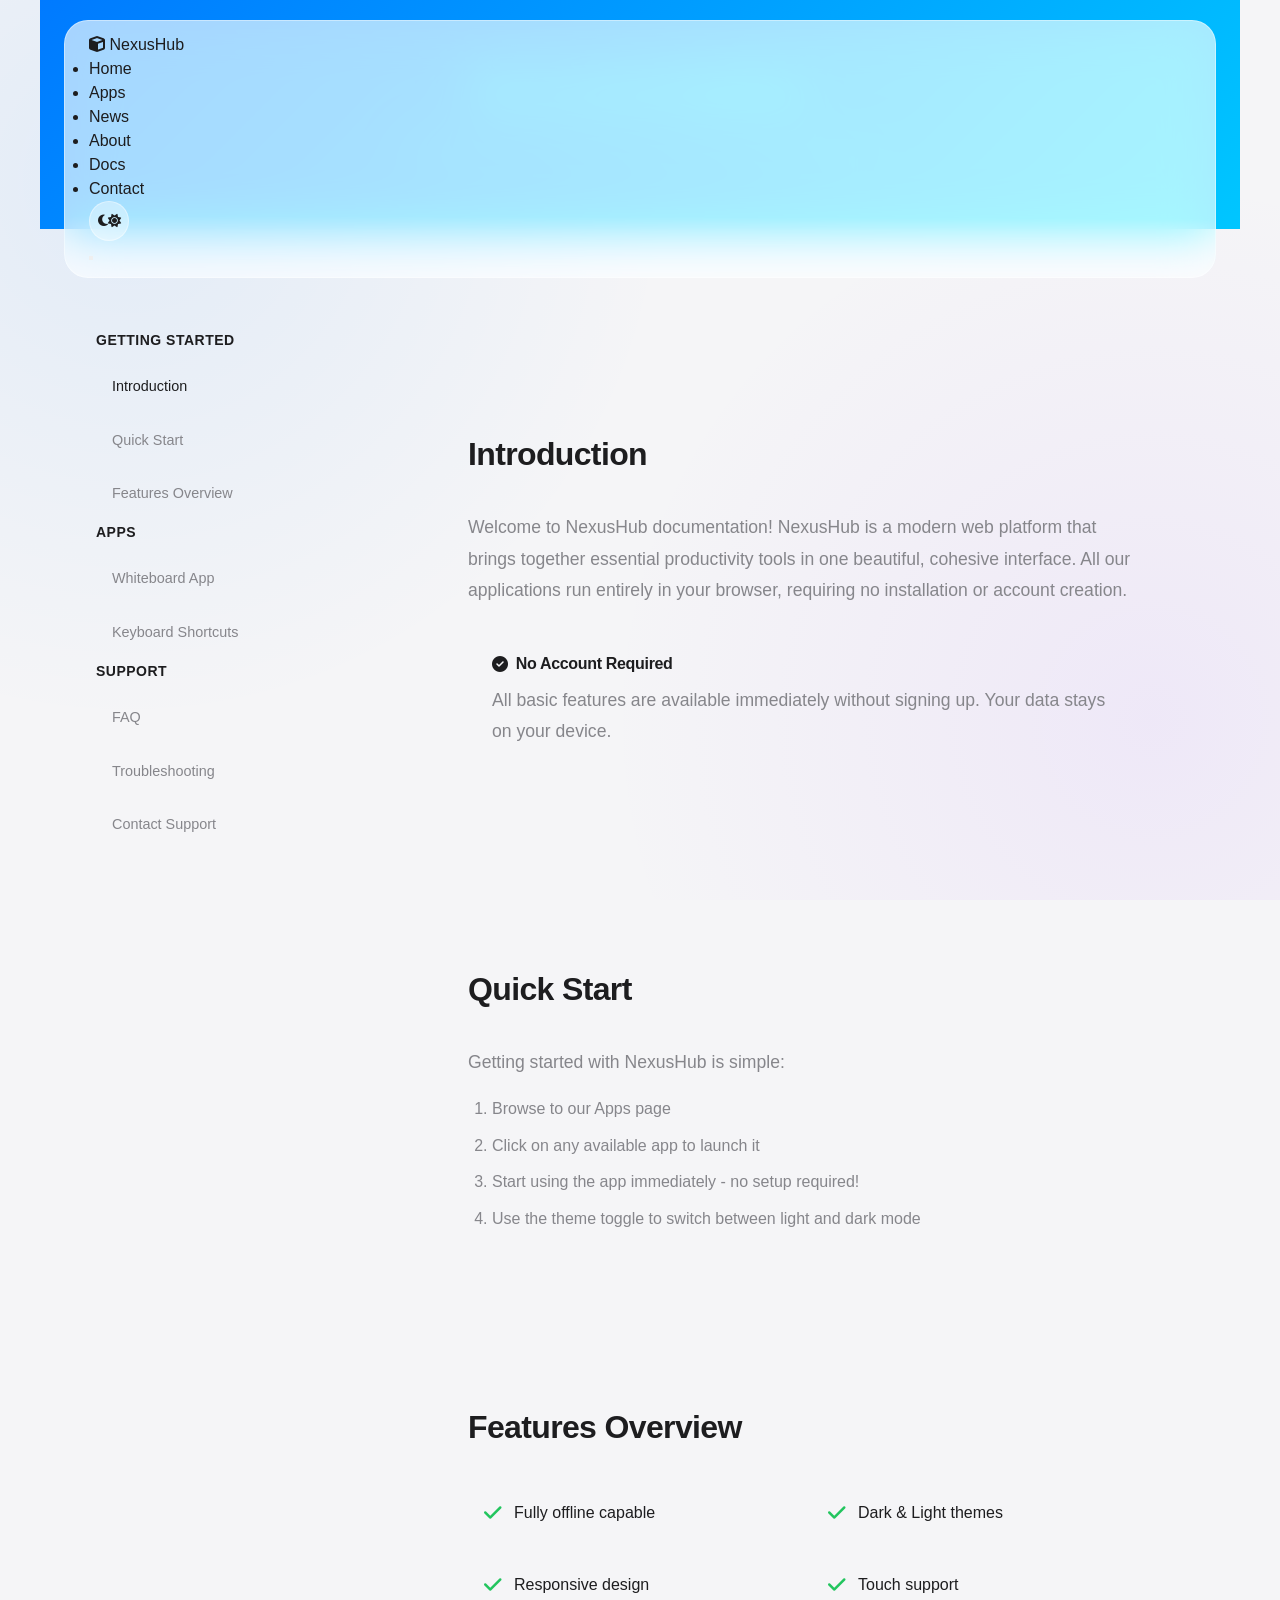
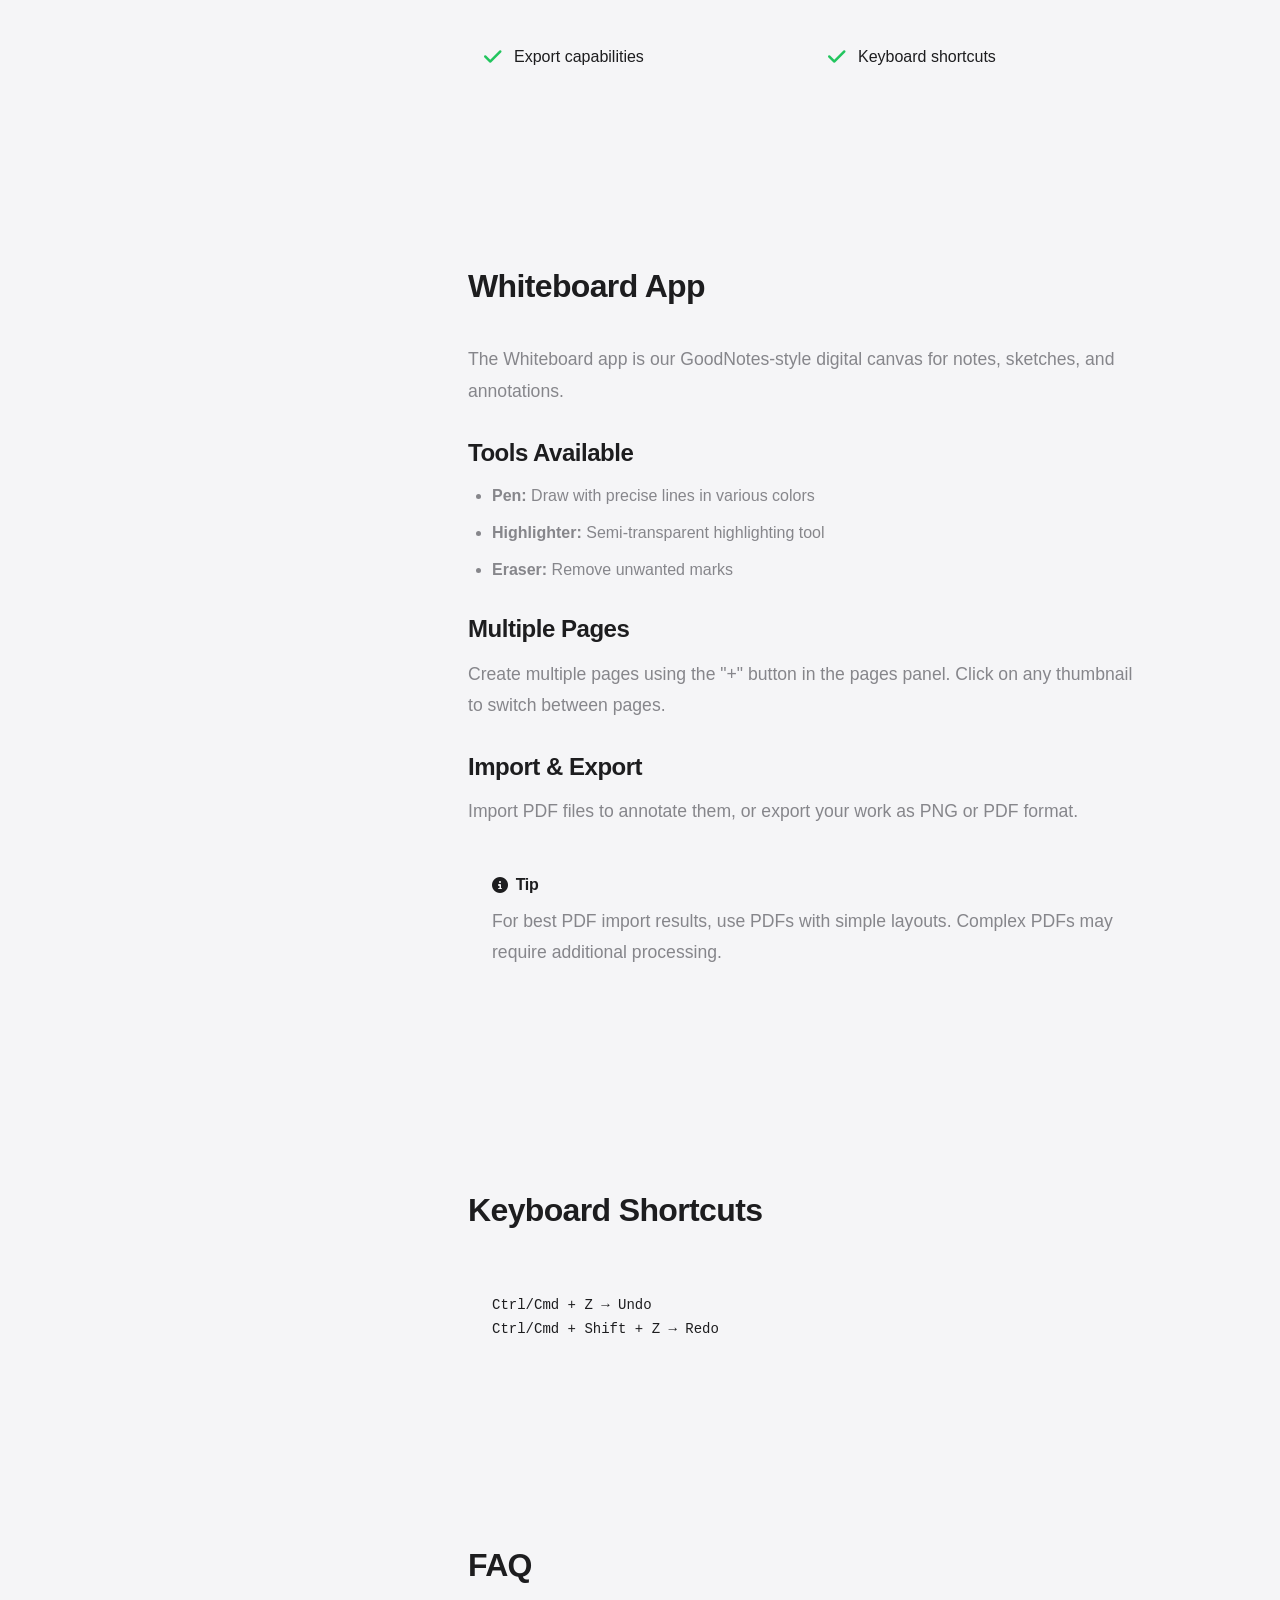
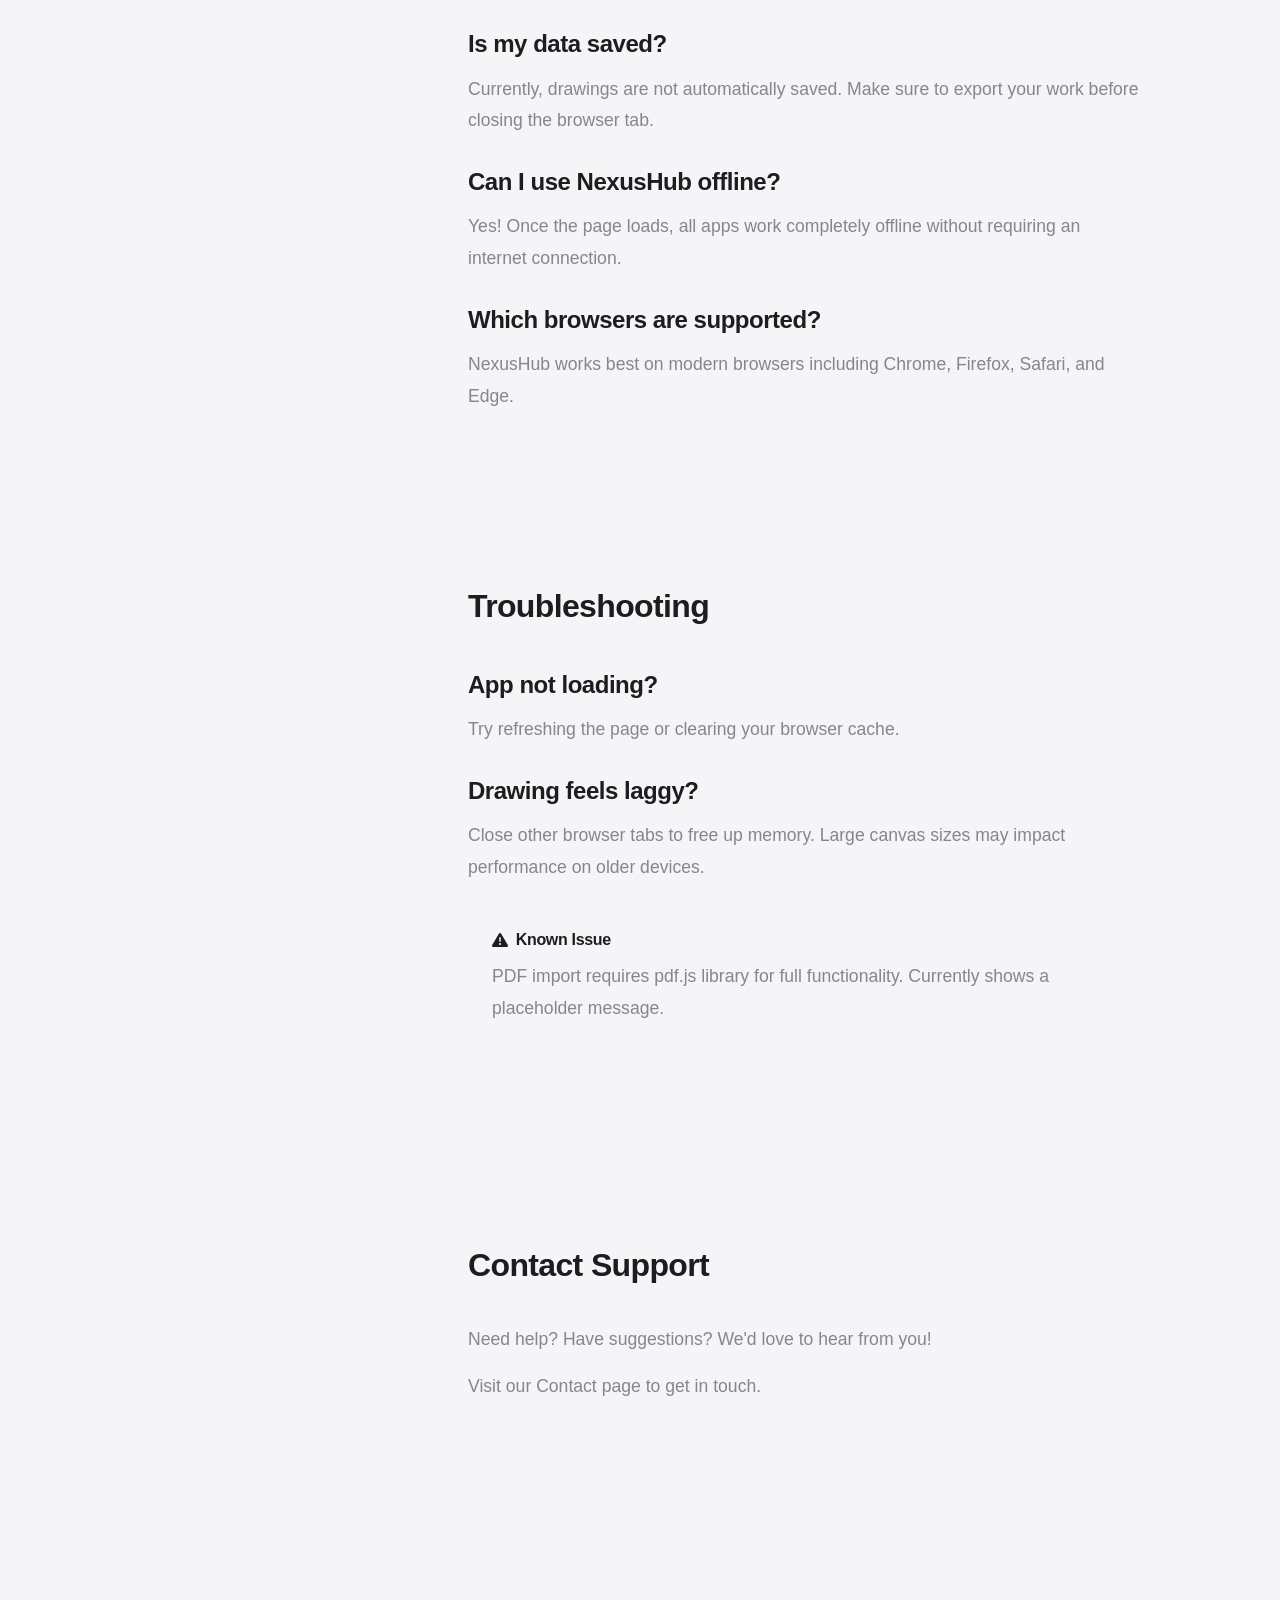
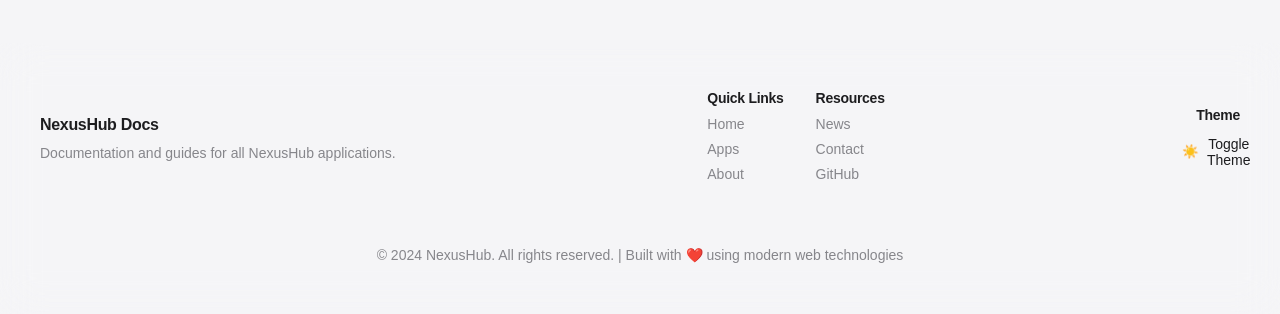
<file: pages/docs.html>
<!DOCTYPE html>
<html lang="en">
<head>
    <meta charset="UTF-8">
    <meta name="viewport" content="width=device-width, initial-scale=1.0">
    <title>Documentation - NexusHub</title>
    <link rel="stylesheet" href="../styles.css">
    <link href="https://fonts.googleapis.com/css2?family=Inter:wght@300;400;500;600;700;800&display=swap" rel="stylesheet">
    <link rel="stylesheet" href="https://cdnjs.cloudflare.com/ajax/libs/font-awesome/6.4.0/css/all.min.css">
    <style>
        .docs-page {
            padding-top: 100px;
            min-height: 100vh;
            background: var(--bg-secondary);
        }

        .docs-header {
            text-align: center;
            padding: 4rem 2rem;
            background: var(--accent-gradient);
            margin-bottom: 3rem;
        }

        .docs-header h1 {
            font-size: 3rem;
            color: white;
            margin-bottom: 1rem;
        }

        .docs-header p {
            color: rgba(255, 255, 255, 0.9);
            font-size: 1.25rem;
        }

        .docs-container {
            max-width: 1200px;
            margin: 0 auto;
            padding: 2rem;
            display: grid;
            grid-template-columns: 280px 1fr;
            gap: 3rem;
        }

        .docs-sidebar {
            position: sticky;
            top: 120px;
            height: fit-content;
        }

        .docs-nav {
            background: var(--bg-primary);
            border-radius: 1rem;
            padding: 1.5rem;
            border: 1px solid var(--border-color);
        }

        .docs-nav h3 {
            font-size: 0.875rem;
            font-weight: 700;
            text-transform: uppercase;
            letter-spacing: 0.5px;
            color: var(--text-muted);
            margin-bottom: 1rem;
        }

        .docs-nav ul {
            list-style: none;
        }

        .docs-nav li {
            margin-bottom: 0.5rem;
        }

        .docs-nav a {
            display: block;
            padding: 0.75rem 1rem;
            border-radius: 0.5rem;
            color: var(--text-secondary);
            font-size: 0.9rem;
            transition: all 0.2s ease;
        }

        .docs-nav a:hover,
        .docs-nav a.active {
            background: var(--bg-tertiary);
            color: var(--accent-primary);
        }

        .docs-content {
            background: var(--bg-primary);
            border-radius: 1.5rem;
            padding: 3rem;
            border: 1px solid var(--border-color);
        }

        .docs-content h2 {
            font-size: 2rem;
            margin-bottom: 1.5rem;
            color: var(--text-primary);
            padding-bottom: 1rem;
            border-bottom: 2px solid var(--border-color);
        }

        .docs-content h3 {
            font-size: 1.5rem;
            margin: 2rem 0 1rem;
            color: var(--text-primary);
        }

        .docs-content p {
            color: var(--text-secondary);
            line-height: 1.8;
            margin-bottom: 1rem;
        }

        .docs-content ul,
        .docs-content ol {
            color: var(--text-secondary);
            line-height: 1.8;
            margin-bottom: 1rem;
            padding-left: 1.5rem;
        }

        .docs-content li {
            margin-bottom: 0.5rem;
        }

        .code-block {
            background: var(--bg-tertiary);
            border-radius: 0.75rem;
            padding: 1.5rem;
            overflow-x: auto;
            margin: 1.5rem 0;
            border: 1px solid var(--border-color);
        }

        .code-block code {
            font-family: 'Fira Code', 'Consolas', monospace;
            font-size: 0.875rem;
            color: var(--text-primary);
        }

        .info-box {
            background: var(--bg-tertiary);
            border-left: 4px solid var(--accent-primary);
            border-radius: 0.5rem;
            padding: 1.5rem;
            margin: 1.5rem 0;
        }

        .info-box.warning {
            border-left-color: #f59e0b;
        }

        .info-box.success {
            border-left-color: #22c55e;
        }

        .info-box h4 {
            display: flex;
            align-items: center;
            gap: 0.5rem;
            margin-bottom: 0.75rem;
            color: var(--text-primary);
        }

        .feature-list {
            display: grid;
            grid-template-columns: repeat(auto-fit, minmax(250px, 1fr));
            gap: 1rem;
            margin: 1.5rem 0;
        }

        .feature-item {
            display: flex;
            align-items: center;
            gap: 0.75rem;
            padding: 1rem;
            background: var(--bg-tertiary);
            border-radius: 0.75rem;
        }

        .feature-item i {
            color: #22c55e;
            font-size: 1.25rem;
        }

        @media (max-width: 900px) {
            .docs-container {
                grid-template-columns: 1fr;
            }

            .docs-sidebar {
                position: static;
            }
        }
    </style>
</head>
<body>
    <!-- Navigation -->
    <nav class="navbar glass-panel">
        <div class="nav-container">
            <a href="../index.html" class="logo">
                <i class="fas fa-cube"></i>
                <span>NexusHub</span>
            </a>
            <ul class="nav-menu">
                <li><a href="../index.html">Home</a></li>
                <li><a href="apps.html">Apps</a></li>
                <li><a href="news.html">News</a></li>
                <li><a href="about.html">About</a></li>
                <li><a href="docs.html">Docs</a></li>
                <li><a href="contact.html">Contact</a></li>
            </ul>
            <div class="nav-actions">
                <button class="theme-toggle" id="themeToggle" aria-label="Toggle theme">
                    <i class="fas fa-moon"></i>
                    <i class="fas fa-sun"></i>
                </button>
            </div>
            <button class="mobile-menu-btn" id="mobileMenuBtn" aria-label="Toggle menu">
                <span></span>
                <span></span>
                <span></span>
            </button>
        </div>
    </nav>

    <!-- Docs Header -->
    <section class="docs-header">
        <h1>Documentation</h1>
        <p>Everything you need to know about using NexusHub</p>
    </section>

    <!-- Docs Container -->
    <div class="docs-container">
        <!-- Sidebar -->
        <aside class="docs-sidebar">
            <nav class="docs-nav">
                <h3>Getting Started</h3>
                <ul>
                    <li><a href="#introduction" class="active">Introduction</a></li>
                    <li><a href="#quick-start">Quick Start</a></li>
                    <li><a href="#features">Features Overview</a></li>
                </ul>
                <h3>Apps</h3>
                <ul>
                    <li><a href="#whiteboard">Whiteboard App</a></li>
                    <li><a href="#shortcuts">Keyboard Shortcuts</a></li>
                </ul>
                <h3>Support</h3>
                <ul>
                    <li><a href="#faq">FAQ</a></li>
                    <li><a href="#troubleshooting">Troubleshooting</a></li>
                    <li><a href="#contact">Contact Support</a></li>
                </ul>
            </nav>
        </aside>

        <!-- Content -->
        <main class="docs-content">
            <section id="introduction">
                <h2>Introduction</h2>
                <p>Welcome to NexusHub documentation! NexusHub is a modern web platform that brings together essential productivity tools in one beautiful, cohesive interface. All our applications run entirely in your browser, requiring no installation or account creation.</p>
                
                <div class="info-box success">
                    <h4><i class="fas fa-check-circle"></i> No Account Required</h4>
                    <p>All basic features are available immediately without signing up. Your data stays on your device.</p>
                </div>
            </section>

            <section id="quick-start">
                <h2>Quick Start</h2>
                <p>Getting started with NexusHub is simple:</p>
                <ol>
                    <li>Browse to our <a href="apps.html" style="color: var(--accent-primary);">Apps page</a></li>
                    <li>Click on any available app to launch it</li>
                    <li>Start using the app immediately - no setup required!</li>
                    <li>Use the theme toggle to switch between light and dark mode</li>
                </ol>
            </section>

            <section id="features">
                <h2>Features Overview</h2>
                <div class="feature-list">
                    <div class="feature-item">
                        <i class="fas fa-check"></i>
                        <span>Fully offline capable</span>
                    </div>
                    <div class="feature-item">
                        <i class="fas fa-check"></i>
                        <span>Dark & Light themes</span>
                    </div>
                    <div class="feature-item">
                        <i class="fas fa-check"></i>
                        <span>Responsive design</span>
                    </div>
                    <div class="feature-item">
                        <i class="fas fa-check"></i>
                        <span>Touch support</span>
                    </div>
                    <div class="feature-item">
                        <i class="fas fa-check"></i>
                        <span>Export capabilities</span>
                    </div>
                    <div class="feature-item">
                        <i class="fas fa-check"></i>
                        <span>Keyboard shortcuts</span>
                    </div>
                </div>
            </section>

            <section id="whiteboard">
                <h2>Whiteboard App</h2>
                <p>The Whiteboard app is our GoodNotes-style digital canvas for notes, sketches, and annotations.</p>
                
                <h3>Tools Available</h3>
                <ul>
                    <li><strong>Pen:</strong> Draw with precise lines in various colors</li>
                    <li><strong>Highlighter:</strong> Semi-transparent highlighting tool</li>
                    <li><strong>Eraser:</strong> Remove unwanted marks</li>
                </ul>

                <h3>Multiple Pages</h3>
                <p>Create multiple pages using the "+" button in the pages panel. Click on any thumbnail to switch between pages.</p>

                <h3>Import & Export</h3>
                <p>Import PDF files to annotate them, or export your work as PNG or PDF format.</p>

                <div class="info-box">
                    <h4><i class="fas fa-info-circle"></i> Tip</h4>
                    <p>For best PDF import results, use PDFs with simple layouts. Complex PDFs may require additional processing.</p>
                </div>
            </section>

            <section id="shortcuts">
                <h2>Keyboard Shortcuts</h2>
                <div class="code-block">
                    <code>
Ctrl/Cmd + Z  → Undo<br>
Ctrl/Cmd + Shift + Z  → Redo
                    </code>
                </div>
            </section>

            <section id="faq">
                <h2>FAQ</h2>
                
                <h3>Is my data saved?</h3>
                <p>Currently, drawings are not automatically saved. Make sure to export your work before closing the browser tab.</p>

                <h3>Can I use NexusHub offline?</h3>
                <p>Yes! Once the page loads, all apps work completely offline without requiring an internet connection.</p>

                <h3>Which browsers are supported?</h3>
                <p>NexusHub works best on modern browsers including Chrome, Firefox, Safari, and Edge.</p>
            </section>

            <section id="troubleshooting">
                <h2>Troubleshooting</h2>
                
                <h3>App not loading?</h3>
                <p>Try refreshing the page or clearing your browser cache.</p>

                <h3>Drawing feels laggy?</h3>
                <p>Close other browser tabs to free up memory. Large canvas sizes may impact performance on older devices.</p>

                <div class="info-box warning">
                    <h4><i class="fas fa-exclamation-triangle"></i> Known Issue</h4>
                    <p>PDF import requires pdf.js library for full functionality. Currently shows a placeholder message.</p>
                </div>
            </section>

            <section id="contact">
                <h2>Contact Support</h2>
                <p>Need help? Have suggestions? We'd love to hear from you!</p>
                <p>Visit our <a href="contact.html" style="color: var(--accent-primary);">Contact page</a> to get in touch.</p>
            </section>
        </main>
    </div>

    <!-- Footer -->
    <footer class="footer" style="margin-top: 4rem; border-top: 1px solid var(--border-color); padding: 3rem 2rem; background: var(--bg-secondary);">
        <div class="footer-content" style="max-width: 1200px; margin: 0 auto; display: flex; justify-content: space-between; align-items: center; flex-wrap: wrap; gap: 2rem;">
            <div>
                <h4 style="margin-bottom: 0.5rem;">NexusHub Docs</h4>
                <p style="font-size: 0.875rem; color: var(--text-secondary);">Documentation and guides for all NexusHub applications.</p>
            </div>
            <div style="display: flex; gap: 2rem;">
                <div>
                    <h5 style="margin-bottom: 0.5rem; font-size: 0.875rem;">Quick Links</h5>
                    <a href="../index.html" style="display: block; font-size: 0.875rem; color: var(--text-secondary); text-decoration: none; margin-bottom: 0.25rem;">Home</a>
                    <a href="apps.html" style="display: block; font-size: 0.875rem; color: var(--text-secondary); text-decoration: none; margin-bottom: 0.25rem;">Apps</a>
                    <a href="about.html" style="display: block; font-size: 0.875rem; color: var(--text-secondary); text-decoration: none; margin-bottom: 0.25rem;">About</a>
                </div>
                <div>
                    <h5 style="margin-bottom: 0.5rem; font-size: 0.875rem;">Resources</h5>
                    <a href="news.html" style="display: block; font-size: 0.875rem; color: var(--text-secondary); text-decoration: none; margin-bottom: 0.25rem;">News</a>
                    <a href="contact.html" style="display: block; font-size: 0.875rem; color: var(--text-secondary); text-decoration: none; margin-bottom: 0.25rem;">Contact</a>
                    <a href="#" style="display: block; font-size: 0.875rem; color: var(--text-secondary); text-decoration: none;">GitHub</a>
                </div>
            </div>
            <div>
                <h5 style="margin-bottom: 0.5rem; font-size: 0.875rem;">Theme</h5>
                <button class="theme-toggle" id="footerThemeToggle" aria-label="Toggle theme" style="background: var(--bg-tertiary); border: 1px solid var(--border-color); cursor: pointer; padding: 0.5rem 1rem; border-radius: 0.5rem; display: flex; align-items: center; gap: 0.5rem;">
                    <span class="sun-icon">☀️</span>
                    <span class="moon-icon">🌙</span>
                    <span style="font-size: 0.875rem;">Toggle Theme</span>
                </button>
            </div>
        </div>
        <div style="text-align: center; margin-top: 2rem; padding-top: 1.5rem; border-top: 1px solid var(--border-color); font-size: 0.875rem; color: var(--text-secondary);">
            © 2024 NexusHub. All rights reserved. | Built with ❤️ using modern web technologies
        </div>
    </footer>

    <script src="../script.js"></script>
    <script>
        (function() {
            const footerThemeToggle = document.getElementById('footerThemeToggle');
            function updateThemeIcons(theme) {
                const sunIcons = document.querySelectorAll('.sun-icon');
                const moonIcons = document.querySelectorAll('.moon-icon');
                if (theme === 'dark') {
                    sunIcons.forEach(icon => icon.style.display = 'none');
                    moonIcons.forEach(icon => icon.style.display = 'inline');
                } else {
                    sunIcons.forEach(icon => icon.style.display = 'inline');
                    moonIcons.forEach(icon => icon.style.display = 'none');
                }
            }
            const savedTheme = localStorage.getItem('theme') || 'light';
            document.documentElement.setAttribute('data-theme', savedTheme);
            updateThemeIcons(savedTheme);
            function toggleTheme() {
                const html = document.documentElement;
                const currentTheme = html.getAttribute('data-theme');
                const newTheme = currentTheme === 'dark' ? 'light' : 'dark';
                html.setAttribute('data-theme', newTheme);
                localStorage.setItem('theme', newTheme);
                updateThemeIcons(newTheme);
            }
            footerThemeToggle?.addEventListener('click', toggleTheme);
        })();
    </script>
</body>
</html>
</file>
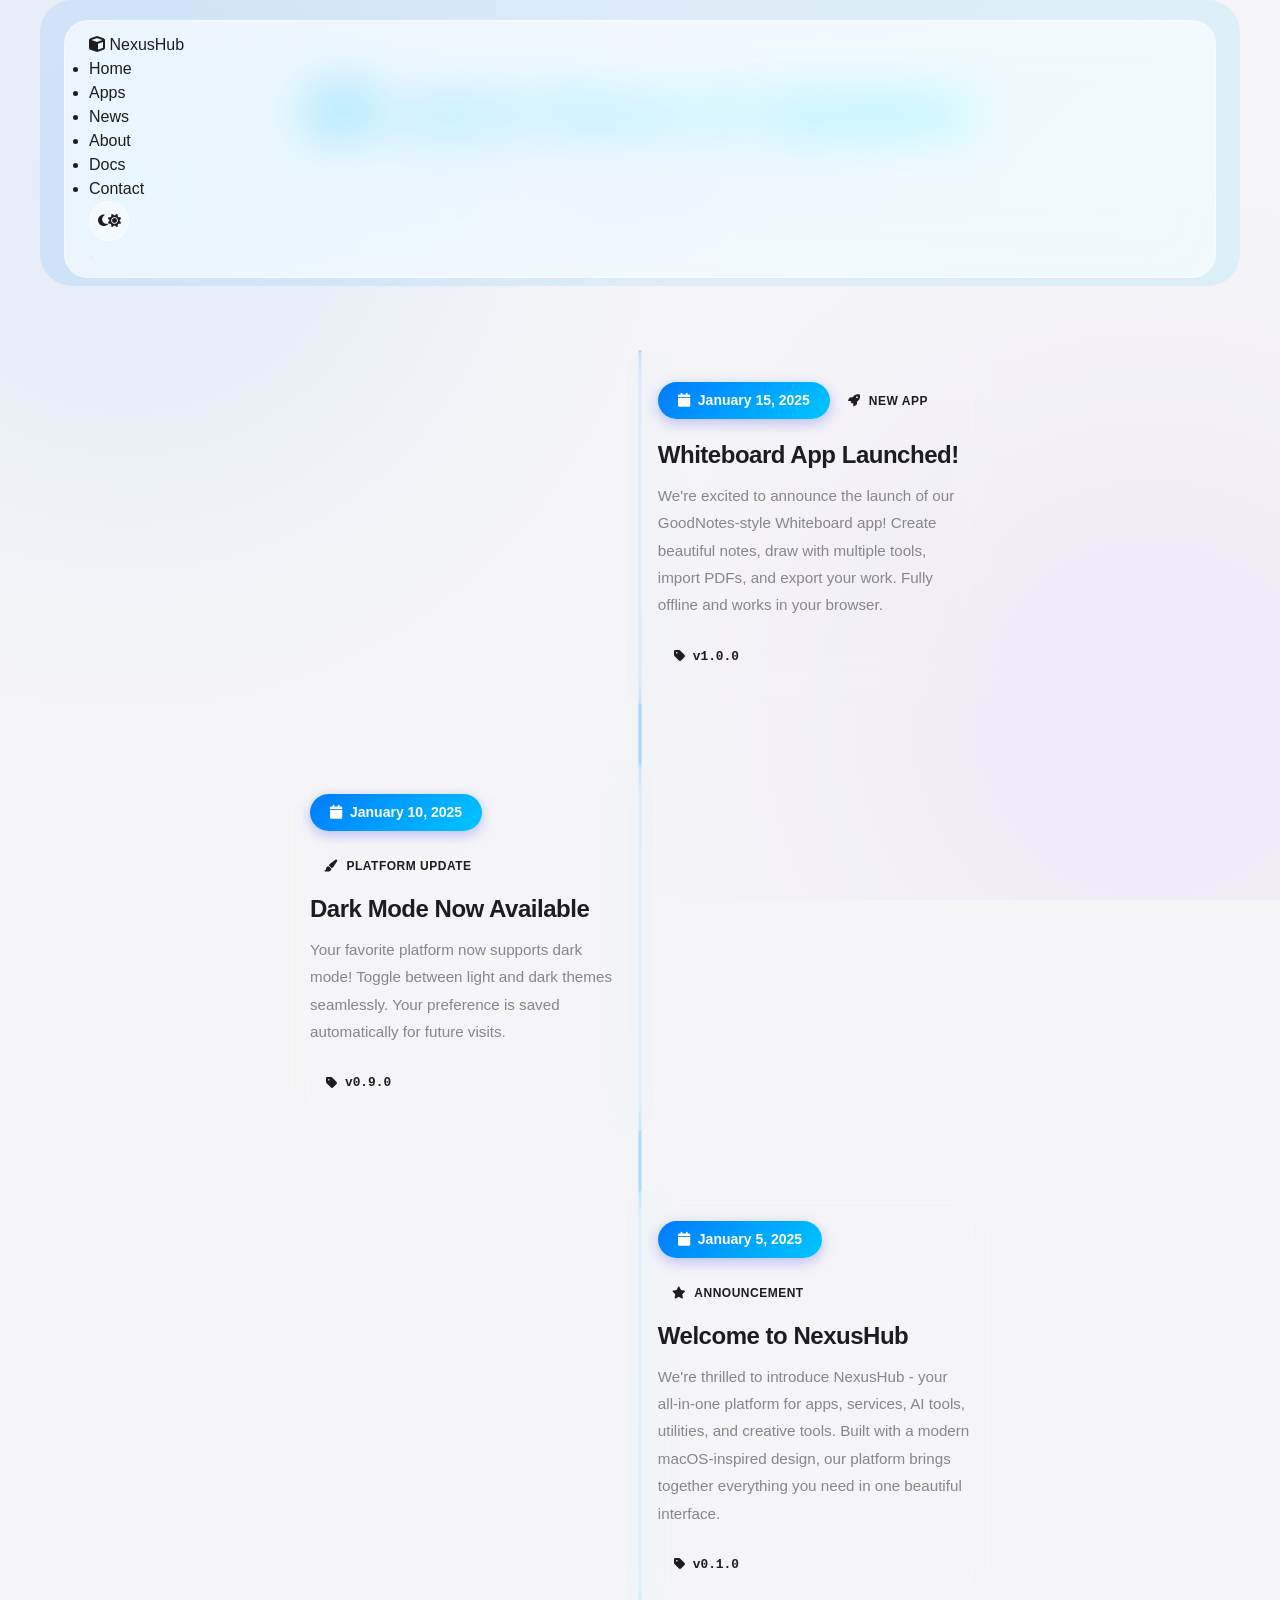
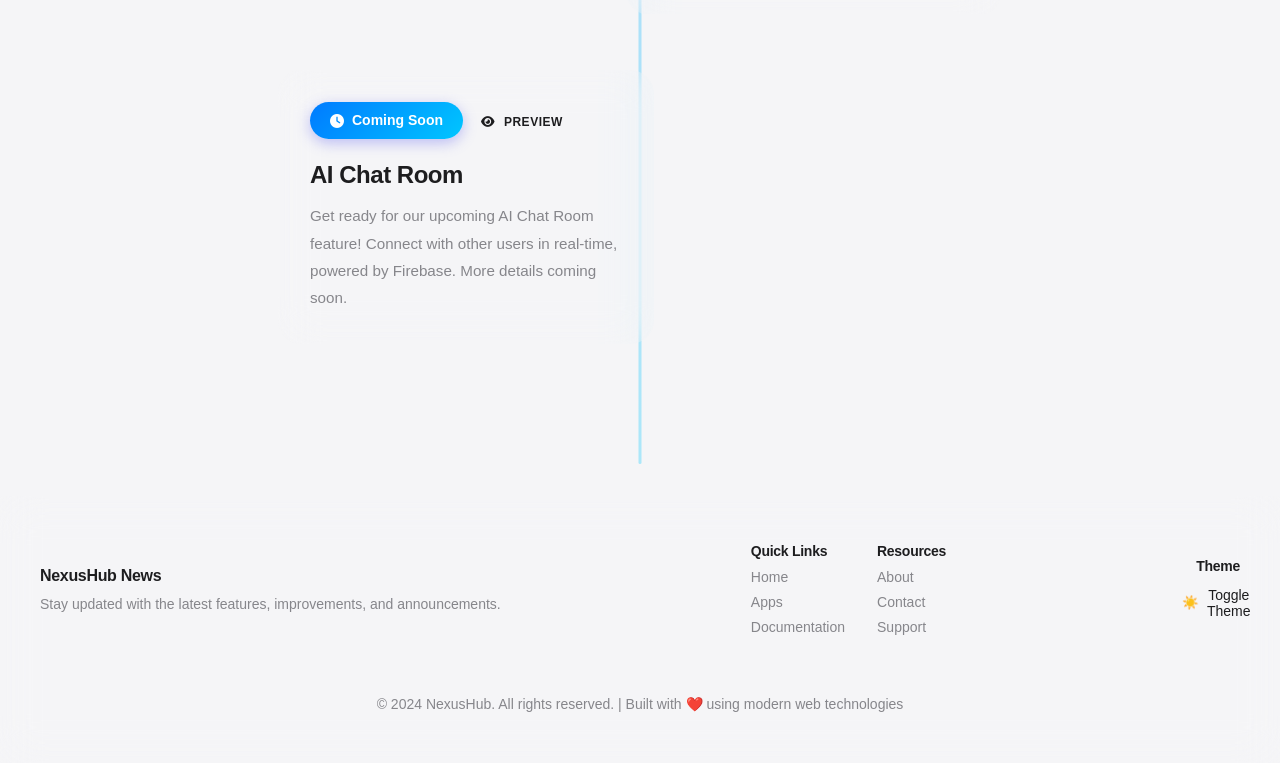
<file: pages/news.html>
<!DOCTYPE html>
<html lang="en">
<head>
    <meta charset="UTF-8">
    <meta name="viewport" content="width=device-width, initial-scale=1.0">
    <title>News - NexusHub</title>
    <link rel="stylesheet" href="../styles.css">
    <link href="https://fonts.googleapis.com/css2?family=Inter:wght@300;400;500;600;700;800&display=swap" rel="stylesheet">
    <link rel="stylesheet" href="https://cdnjs.cloudflare.com/ajax/libs/font-awesome/6.4.0/css/all.min.css">
    <style>
        .news-page {
            padding-top: 100px;
            min-height: 100vh;
            background: var(--bg-secondary);
        }

        .news-header {
            text-align: center;
            padding: 5rem 2rem 4rem;
            background: transparent;
            margin-bottom: 2rem;
            position: relative;
        }

        .news-header::before {
            content: '';
            position: absolute;
            top: 0;
            left: 0;
            right: 0;
            bottom: 0;
            background: var(--accent-gradient);
            opacity: 0.1;
            border-radius: 2rem;
            z-index: -1;
        }

        .news-header h1 {
            font-size: 3.5rem;
            font-weight: 800;
            background: var(--accent-gradient);
            -webkit-background-clip: text;
            -webkit-text-fill-color: transparent;
            background-clip: text;
            margin-bottom: 1rem;
            letter-spacing: -0.02em;
        }

        .news-header p {
            color: var(--text-secondary);
            font-size: 1.25rem;
            max-width: 600px;
            margin: 0 auto;
        }

        .timeline {
            max-width: 900px;
            margin: 0 auto;
            padding: 2rem;
            position: relative;
        }

        .timeline::before {
            content: '';
            position: absolute;
            left: 50%;
            transform: translateX(-50%);
            width: 3px;
            height: 100%;
            background: var(--accent-gradient);
            border-radius: 3px;
            opacity: 0.3;
        }

        .timeline-item {
            display: flex;
            justify-content: flex-end;
            padding-bottom: 3.5rem;
            position: relative;
        }

        .timeline-item:nth-child(even) {
            justify-content: flex-start;
        }

        .timeline-content {
            width: 45%;
            background: var(--bg-primary);
            backdrop-filter: blur(20px);
            border-radius: 1.5rem;
            padding: 2rem;
            box-shadow: var(--card-shadow);
            border: 1px solid var(--border-color);
            transition: all 0.4s cubic-bezier(0.4, 0, 0.2, 1);
            position: relative;
            overflow: hidden;
        }

        .timeline-content::before {
            content: '';
            position: absolute;
            top: 0;
            left: 0;
            right: 0;
            height: 3px;
            background: var(--accent-gradient);
            transform: scaleX(0);
            transition: transform 0.4s ease;
        }

        .timeline-content:hover {
            transform: translateY(-8px);
            box-shadow: var(--card-hover-shadow);
            border-color: var(--accent-primary);
        }

        .timeline-content:hover::before {
            transform: scaleX(1);
        }

        .timeline-item:nth-child(odd) .timeline-content {
            margin-right: 3.5rem;
        }

        .timeline-item:nth-child(even) .timeline-content {
            margin-left: 3.5rem;
        }

        .timeline-dot {
            position: absolute;
            left: 50%;
            transform: translateX(-50%);
            width: 24px;
            height: 24px;
            background: var(--bg-primary);
            border: 4px solid var(--accent-primary);
            border-radius: 50%;
            z-index: 10;
            box-shadow: 0 0 0 4px var(--bg-secondary), var(--card-shadow);
            transition: all 0.3s ease;
        }

        .timeline-item:hover .timeline-dot {
            transform: translateX(-50%) scale(1.3);
            box-shadow: 0 0 0 4px var(--bg-secondary), 0 0 20px var(--accent-primary);
        }

        .timeline-date {
            display: inline-flex;
            align-items: center;
            gap: 0.5rem;
            padding: 0.5rem 1.25rem;
            background: var(--accent-gradient);
            color: white;
            border-radius: 2rem;
            font-size: 0.875rem;
            font-weight: 600;
            margin-bottom: 1.25rem;
            box-shadow: 0 4px 14px rgba(99, 102, 241, 0.4);
        }

        .timeline-badge {
            display: inline-flex;
            align-items: center;
            gap: 0.5rem;
            padding: 0.375rem 0.875rem;
            background: var(--bg-tertiary);
            border-radius: 1rem;
            font-size: 0.75rem;
            font-weight: 700;
            color: var(--accent-primary);
            margin-bottom: 0.75rem;
            text-transform: uppercase;
            letter-spacing: 0.5px;
            border: 1px solid var(--border-color);
        }

        .timeline-content h3 {
            font-size: 1.5rem;
            font-weight: 700;
            margin-bottom: 0.75rem;
            color: var(--text-primary);
            line-height: 1.3;
        }

        .timeline-content p {
            color: var(--text-secondary);
            line-height: 1.8;
            font-size: 0.95rem;
        }

        .version-tag {
            display: inline-flex;
            align-items: center;
            gap: 0.5rem;
            padding: 0.5rem 1rem;
            background: var(--bg-tertiary);
            border-radius: 0.75rem;
            font-family: 'SF Mono', 'Fira Code', monospace;
            font-size: 0.8rem;
            font-weight: 600;
            color: var(--accent-primary);
            margin-top: 1.25rem;
            border: 1px solid var(--border-color);
        }

        @media (max-width: 768px) {
            .timeline::before {
                left: 20px;
            }

            .timeline-item,
            .timeline-item:nth-child(even) {
                justify-content: flex-start;
                padding-left: 55px;
            }

            .timeline-content,
            .timeline-item:nth-child(odd) .timeline-content,
            .timeline-item:nth-child(even) .timeline-content {
                width: 100%;
                margin: 0 !important;
            }

            .timeline-dot {
                left: 20px;
            }

            .news-header h1 {
                font-size: 2.5rem;
            }

            .news-header p {
                font-size: 1.1rem;
            }
        }
    </style>
</head>
<body>
    <!-- Navigation -->
    <nav class="navbar glass-panel">
        <div class="nav-container">
            <a href="../index.html" class="logo">
                <i class="fas fa-cube"></i>
                <span>NexusHub</span>
            </a>
            <ul class="nav-menu">
                <li><a href="../index.html">Home</a></li>
                <li><a href="apps.html">Apps</a></li>
                <li><a href="news.html">News</a></li>
                <li><a href="about.html">About</a></li>
                <li><a href="docs.html">Docs</a></li>
                <li><a href="contact.html">Contact</a></li>
            </ul>
            <div class="nav-actions">
                <button class="theme-toggle" id="themeToggle" aria-label="Toggle theme">
                    <i class="fas fa-moon"></i>
                    <i class="fas fa-sun"></i>
                </button>
            </div>
            <button class="mobile-menu-btn" id="mobileMenuBtn" aria-label="Toggle menu">
                <span></span>
                <span></span>
                <span></span>
            </button>
        </div>
    </nav>
    
    <!-- News Header -->
    <section class="news-header">
        <h1><i class="fas fa-newspaper" style="margin-right: 0.75rem;"></i>Latest News & Updates</h1>
        <p>Stay informed about our latest releases, features, and announcements</p>
    </section>

    <!-- Timeline -->
    <div class="timeline">
        <!-- Update 1 -->
        <div class="timeline-item">
            <div class="timeline-dot"></div>
            <div class="timeline-content">
                <span class="timeline-date"><i class="fas fa-calendar"></i> January 15, 2025</span>
                <span class="timeline-badge"><i class="fas fa-rocket"></i> New App</span>
                <h3>Whiteboard App Launched!</h3>
                <p>We're excited to announce the launch of our GoodNotes-style Whiteboard app! Create beautiful notes, draw with multiple tools, import PDFs, and export your work. Fully offline and works in your browser.</p>
                <div class="version-tag">
                    <i class="fas fa-tag"></i>
                    v1.0.0
                </div>
            </div>
        </div>

        <!-- Update 2 -->
        <div class="timeline-item">
            <div class="timeline-dot"></div>
            <div class="timeline-content">
                <span class="timeline-date"><i class="fas fa-calendar"></i> January 10, 2025</span>
                <span class="timeline-badge"><i class="fas fa-paint-brush"></i> Platform Update</span>
                <h3>Dark Mode Now Available</h3>
                <p>Your favorite platform now supports dark mode! Toggle between light and dark themes seamlessly. Your preference is saved automatically for future visits.</p>
                <div class="version-tag">
                    <i class="fas fa-tag"></i>
                    v0.9.0
                </div>
            </div>
        </div>

        <!-- Update 3 -->
        <div class="timeline-item">
            <div class="timeline-dot"></div>
            <div class="timeline-content">
                <span class="timeline-date"><i class="fas fa-calendar"></i> January 5, 2025</span>
                <span class="timeline-badge"><i class="fas fa-star"></i> Announcement</span>
                <h3>Welcome to NexusHub</h3>
                <p>We're thrilled to introduce NexusHub - your all-in-one platform for apps, services, AI tools, utilities, and creative tools. Built with a modern macOS-inspired design, our platform brings together everything you need in one beautiful interface.</p>
                <div class="version-tag">
                    <i class="fas fa-tag"></i>
                    v0.1.0
                </div>
            </div>
        </div>

        <!-- Future Update -->
        <div class="timeline-item">
            <div class="timeline-dot"></div>
            <div class="timeline-content">
                <span class="timeline-date"><i class="fas fa-clock"></i> Coming Soon</span>
                <span class="timeline-badge"><i class="fas fa-eye"></i> Preview</span>
                <h3>AI Chat Room</h3>
                <p>Get ready for our upcoming AI Chat Room feature! Connect with other users in real-time, powered by Firebase. More details coming soon.</p>
            </div>
        </div>
    </div>

    <!-- Footer -->
    <footer class="footer" style="margin-top: 4rem; border-top: 1px solid var(--border-color); padding: 3rem 2rem; background: var(--bg-secondary);">
        <div class="footer-content" style="max-width: 1200px; margin: 0 auto; display: flex; justify-content: space-between; align-items: center; flex-wrap: wrap; gap: 2rem;">
            <div>
                <h4 style="margin-bottom: 0.5rem;">NexusHub News</h4>
                <p style="font-size: 0.875rem; color: var(--text-secondary);">Stay updated with the latest features, improvements, and announcements.</p>
            </div>
            <div style="display: flex; gap: 2rem;">
                <div>
                    <h5 style="margin-bottom: 0.5rem; font-size: 0.875rem;">Quick Links</h5>
                    <a href="../index.html" style="display: block; font-size: 0.875rem; color: var(--text-secondary); text-decoration: none; margin-bottom: 0.25rem;">Home</a>
                    <a href="apps.html" style="display: block; font-size: 0.875rem; color: var(--text-secondary); text-decoration: none; margin-bottom: 0.25rem;">Apps</a>
                    <a href="docs.html" style="display: block; font-size: 0.875rem; color: var(--text-secondary); text-decoration: none;">Documentation</a>
                </div>
                <div>
                    <h5 style="margin-bottom: 0.5rem; font-size: 0.875rem;">Resources</h5>
                    <a href="about.html" style="display: block; font-size: 0.875rem; color: var(--text-secondary); text-decoration: none; margin-bottom: 0.25rem;">About</a>
                    <a href="contact.html" style="display: block; font-size: 0.875rem; color: var(--text-secondary); text-decoration: none; margin-bottom: 0.25rem;">Contact</a>
                    <a href="#" style="display: block; font-size: 0.875rem; color: var(--text-secondary); text-decoration: none;">Support</a>
                </div>
            </div>
            <div>
                <h5 style="margin-bottom: 0.5rem; font-size: 0.875rem;">Theme</h5>
                <button class="theme-toggle" id="footerThemeToggle" aria-label="Toggle theme" style="background: var(--bg-tertiary); border: 1px solid var(--border-color); cursor: pointer; padding: 0.5rem 1rem; border-radius: 0.5rem; display: flex; align-items: center; gap: 0.5rem;">
                    <span class="sun-icon">☀️</span>
                    <span class="moon-icon">🌙</span>
                    <span style="font-size: 0.875rem;">Toggle Theme</span>
                </button>
            </div>
        </div>
        <div style="text-align: center; margin-top: 2rem; padding-top: 1.5rem; border-top: 1px solid var(--border-color); font-size: 0.875rem; color: var(--text-secondary);">
            © 2024 NexusHub. All rights reserved. | Built with ❤️ using modern web technologies
        </div>
    </footer>

    <script src="../script.js"></script>
    <script>
        // Initialize footer theme toggle
        (function() {
            const footerThemeToggle = document.getElementById('footerThemeToggle');
            
            function updateThemeIcons(theme) {
                const sunIcons = document.querySelectorAll('.sun-icon');
                const moonIcons = document.querySelectorAll('.moon-icon');
                if (theme === 'dark') {
                    sunIcons.forEach(icon => icon.style.display = 'none');
                    moonIcons.forEach(icon => icon.style.display = 'inline');
                } else {
                    sunIcons.forEach(icon => icon.style.display = 'inline');
                    moonIcons.forEach(icon => icon.style.display = 'none');
                }
            }
            
            // Load saved theme
            const savedTheme = localStorage.getItem('theme') || 'light';
            document.documentElement.setAttribute('data-theme', savedTheme);
            updateThemeIcons(savedTheme);
            
            // Toggle theme function
            function toggleTheme() {
                const html = document.documentElement;
                const currentTheme = html.getAttribute('data-theme');
                const newTheme = currentTheme === 'dark' ? 'light' : 'dark';
                html.setAttribute('data-theme', newTheme);
                localStorage.setItem('theme', newTheme);
                updateThemeIcons(newTheme);
            }
            
            footerThemeToggle?.addEventListener('click', toggleTheme);
        })();
    </script>
</body>
</html>
</file>
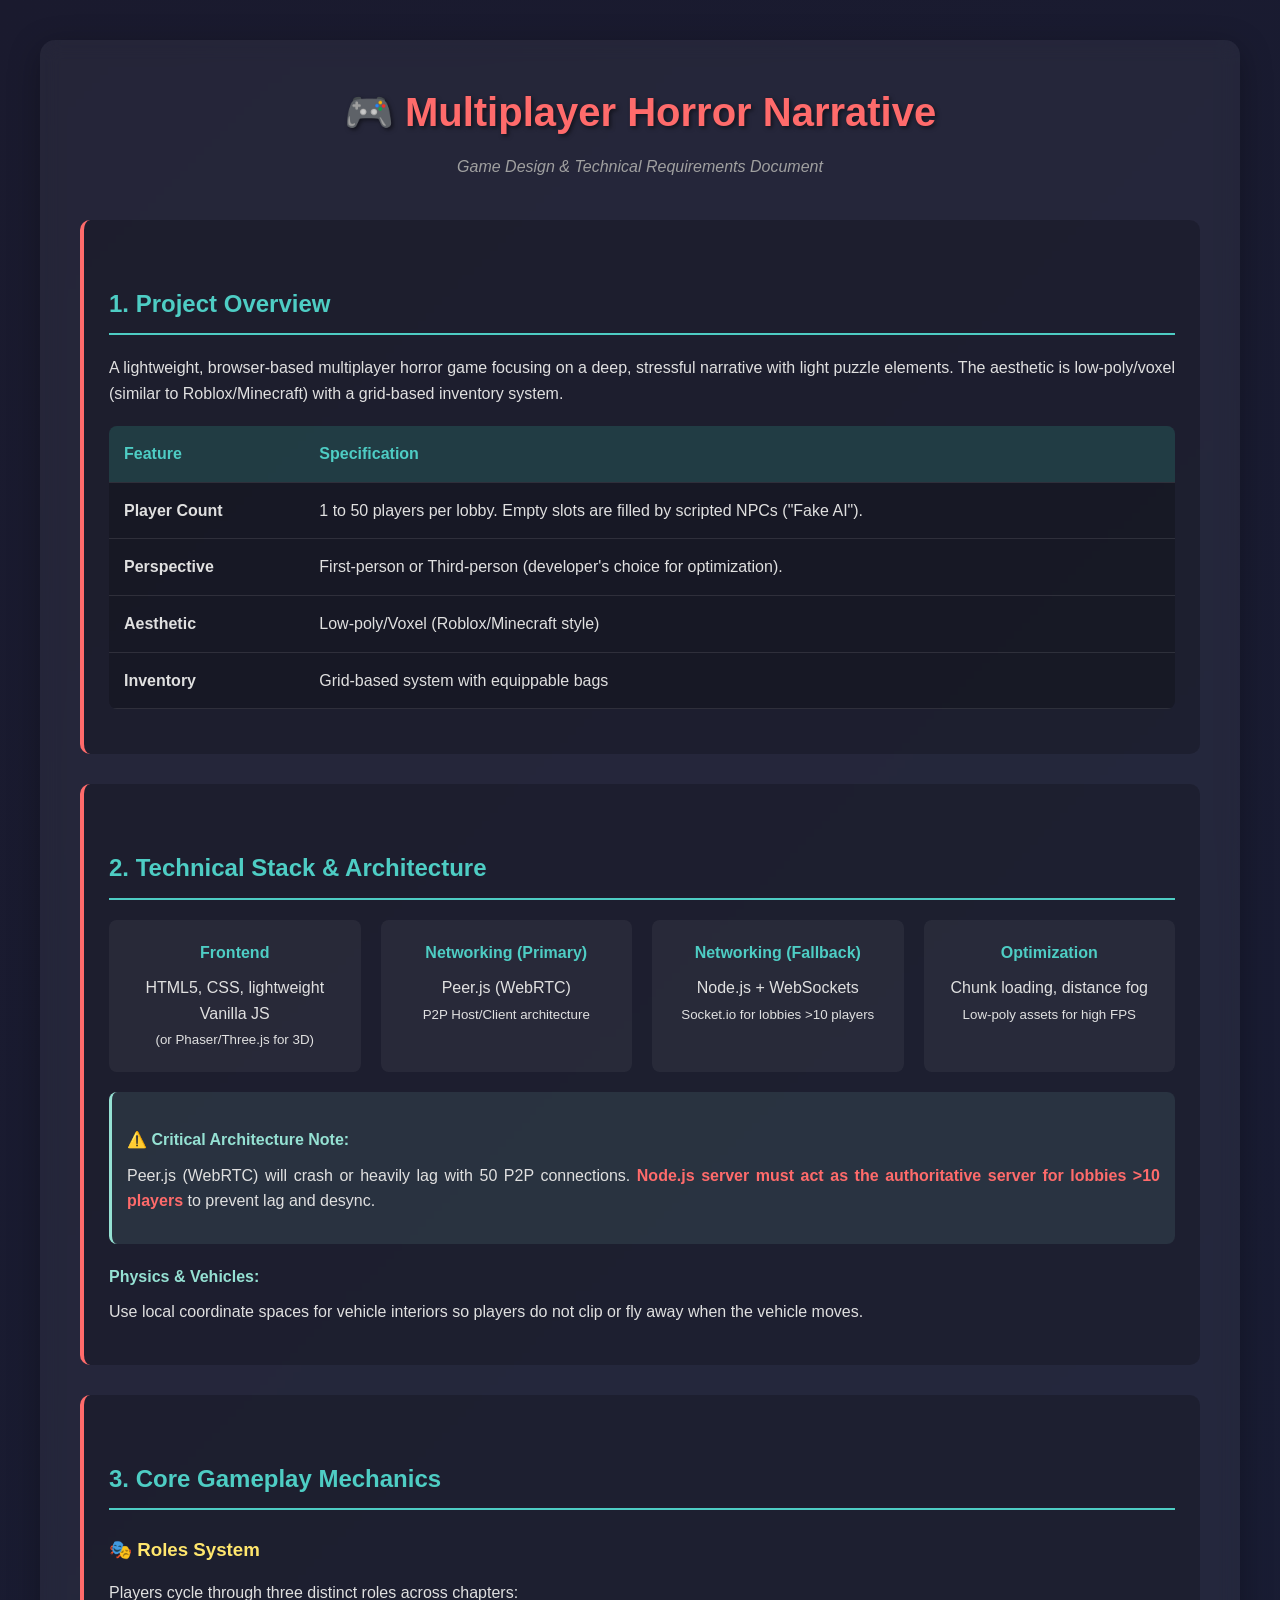
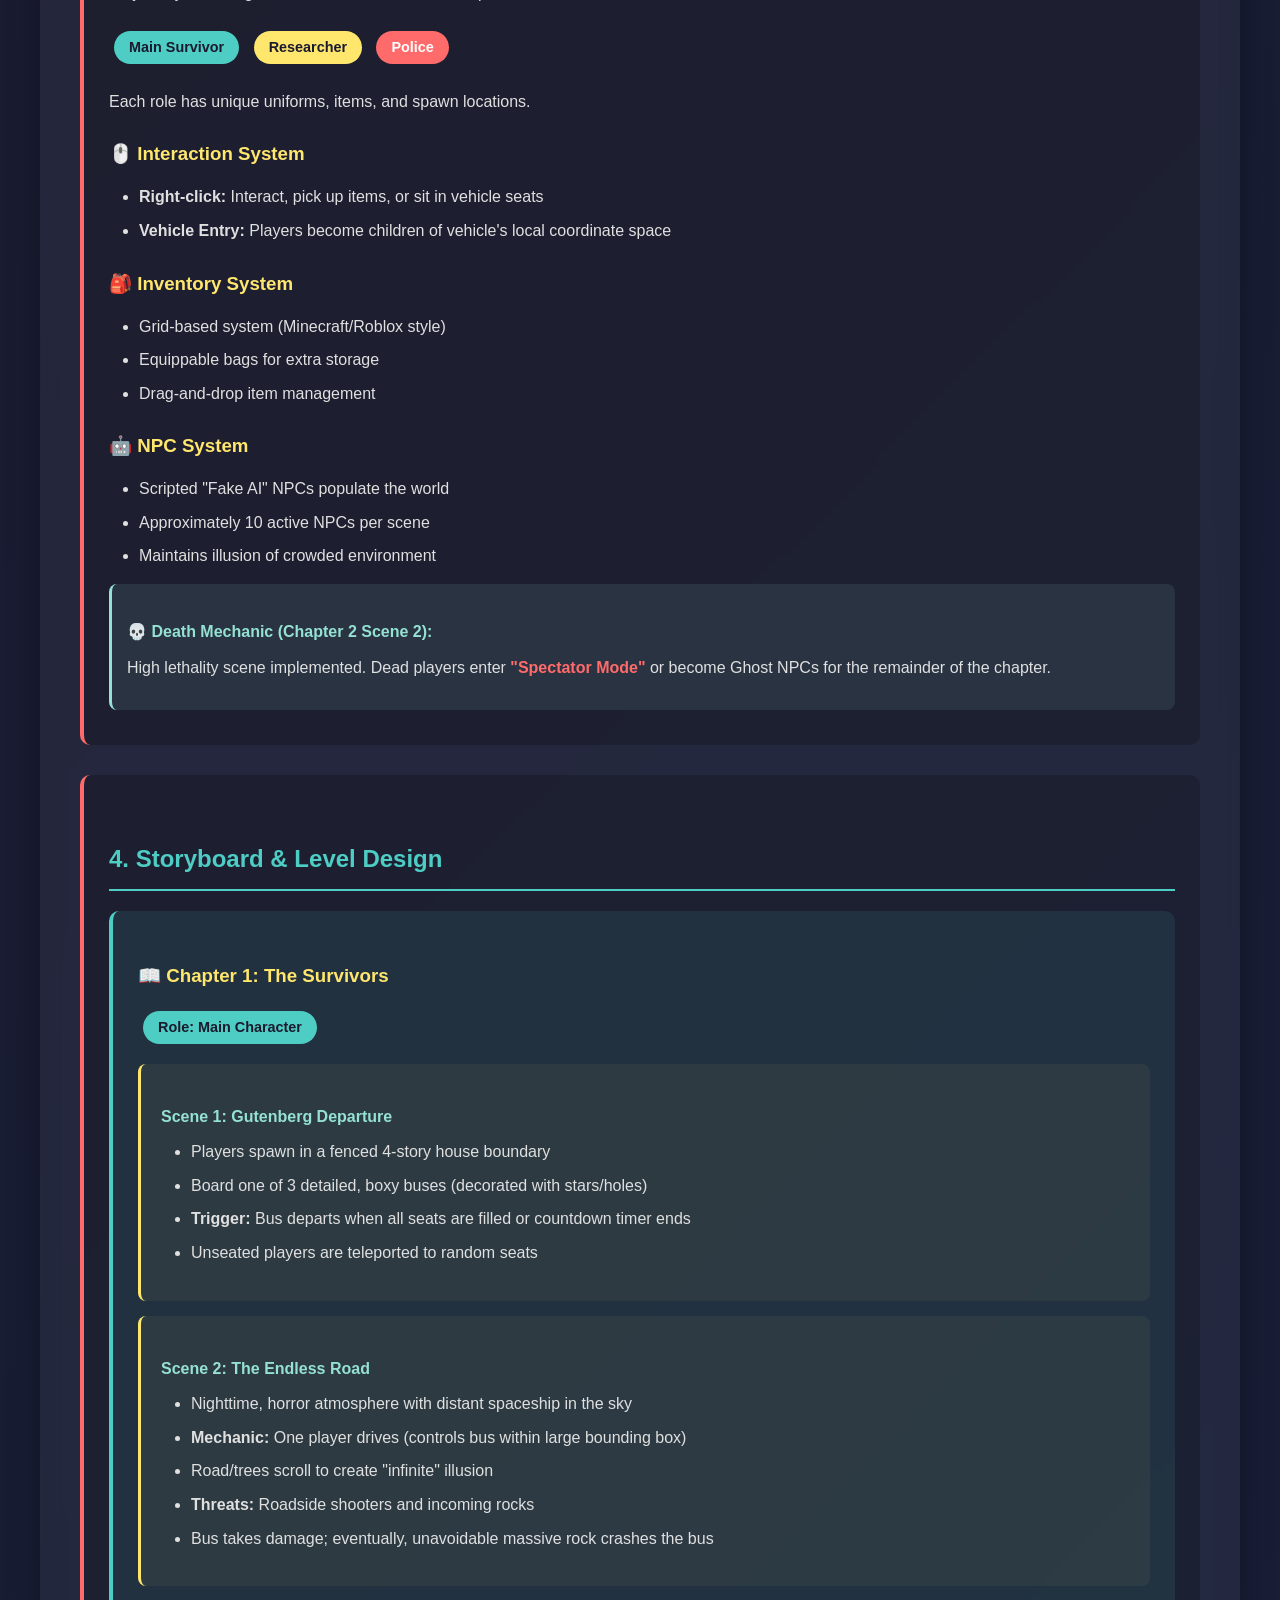
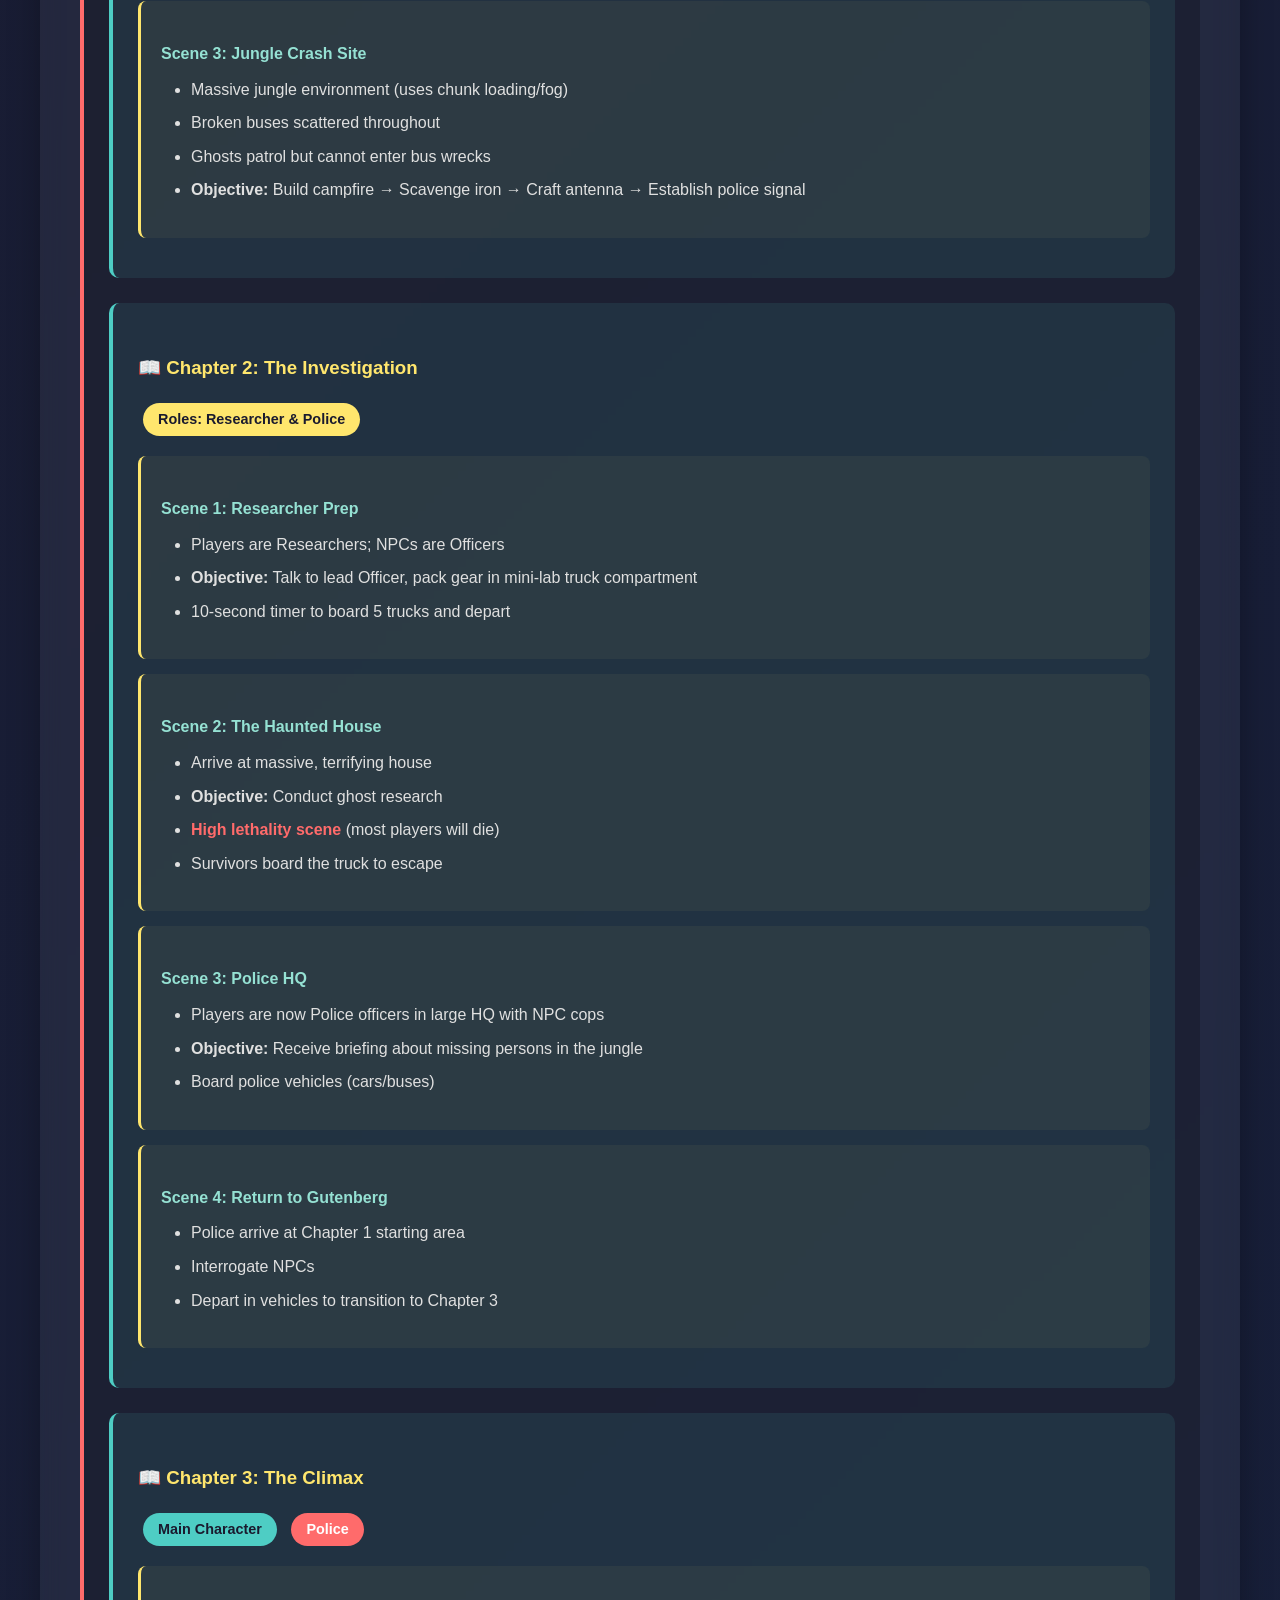
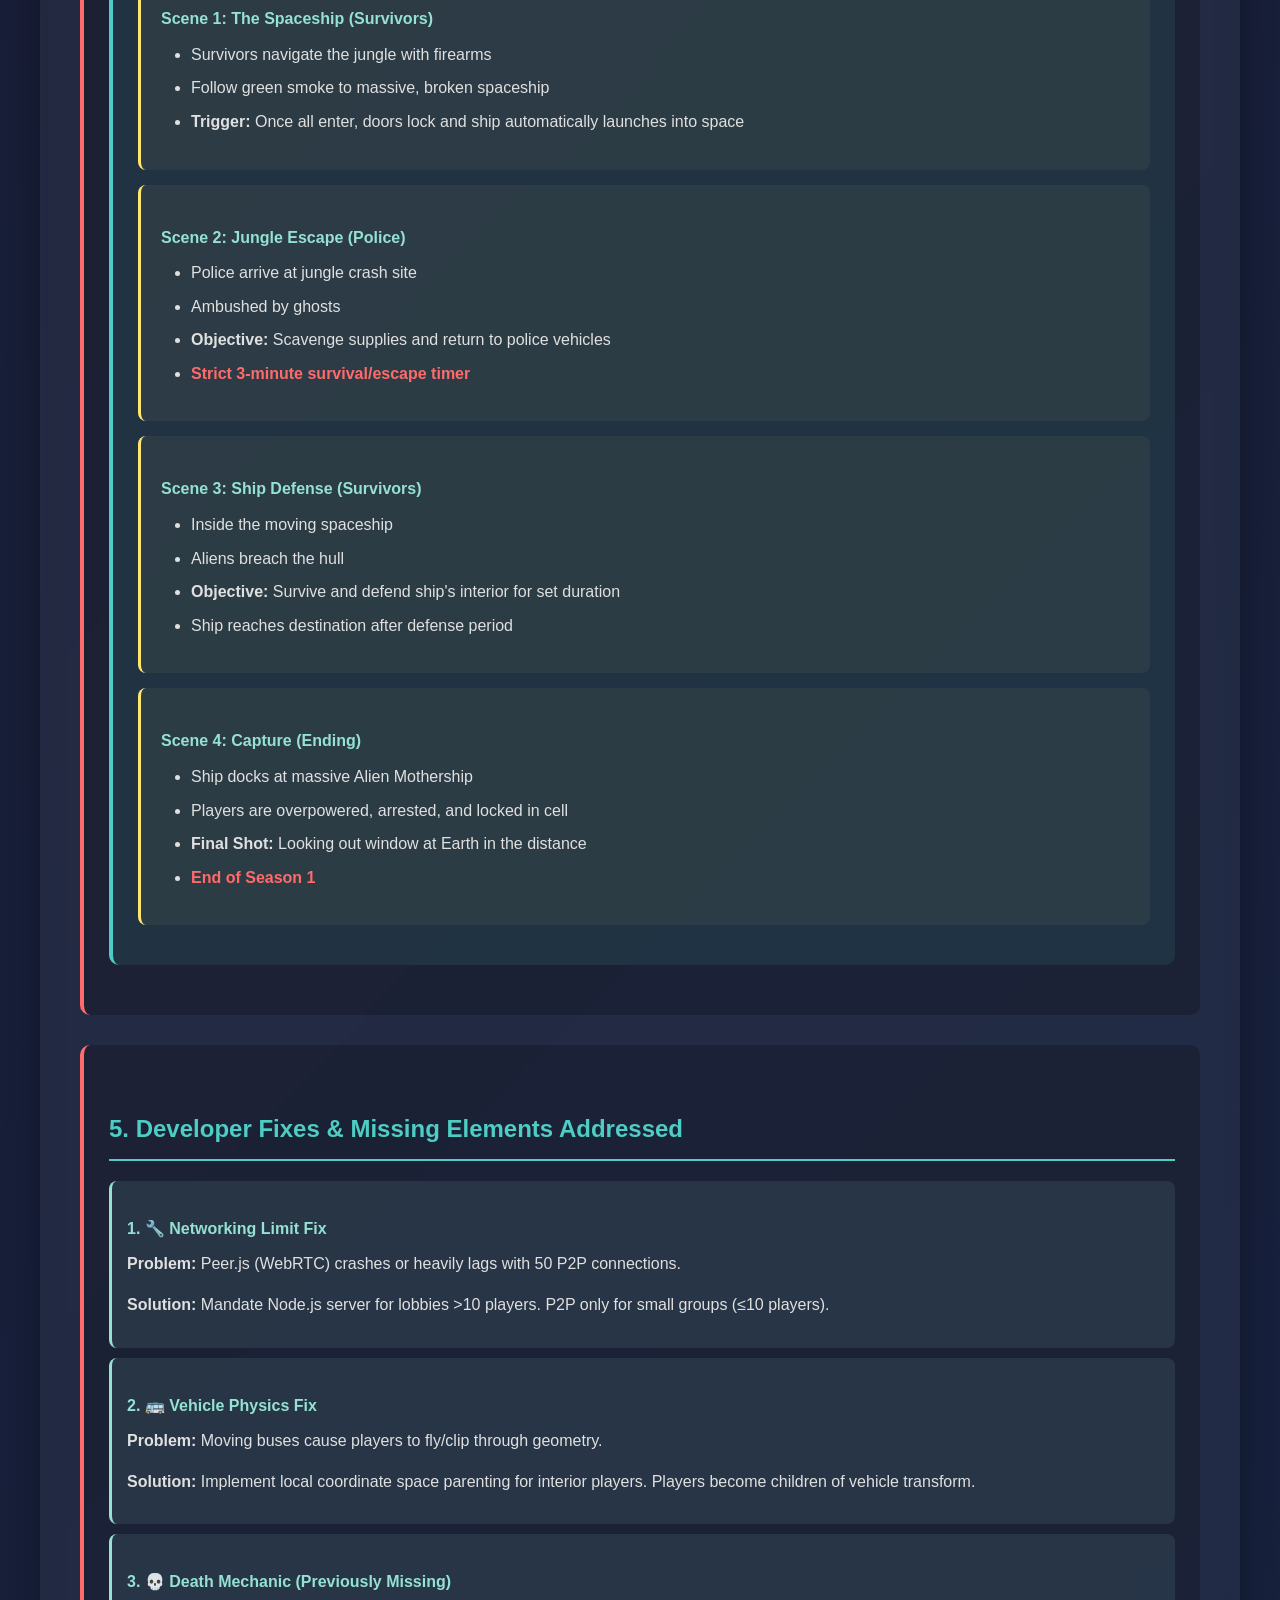
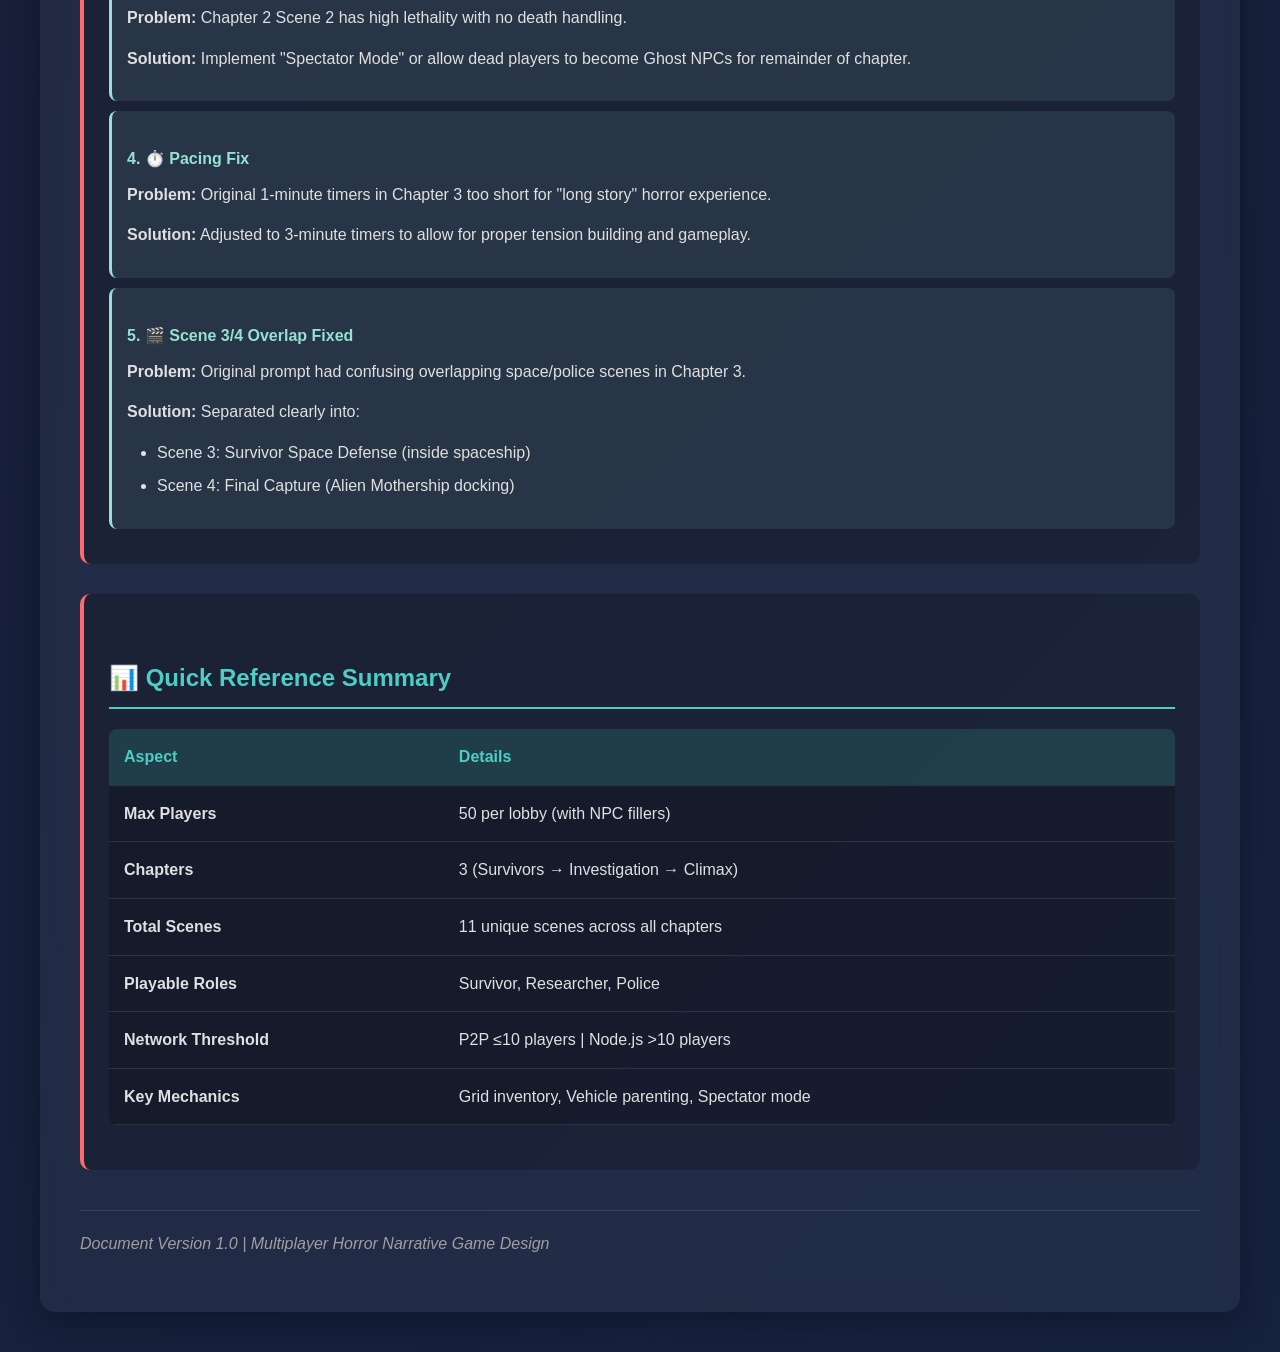
<file: testA/game-design-document.html>
<!DOCTYPE html>
<html lang="en">
<head>
    <meta charset="UTF-8">
    <meta name="viewport" content="width=device-width, initial-scale=1.0">
    <title>Multiplayer Horror Narrative - Game Design Document</title>
    <style>
        * {
            margin: 0;
            padding: 0;
            box-sizing: border-box;
        }
        body {
            font-family: 'Segoe UI', Tahoma, Geneva, Verdana, sans-serif;
            line-height: 1.6;
            color: #e0e0e0;
            background: linear-gradient(135deg, #1a1a2e 0%, #16213e 100%);
            min-height: 100vh;
            padding: 40px 20px;
        }
        .container {
            max-width: 1200px;
            margin: 0 auto;
            background: rgba(255, 255, 255, 0.05);
            border-radius: 15px;
            padding: 40px;
            box-shadow: 0 8px 32px rgba(0, 0, 0, 0.3);
            backdrop-filter: blur(10px);
        }
        h1 {
            color: #ff6b6b;
            text-align: center;
            margin-bottom: 10px;
            font-size: 2.5em;
            text-shadow: 2px 2px 4px rgba(0, 0, 0, 0.5);
        }
        .subtitle {
            text-align: center;
            color: #a0a0a0;
            margin-bottom: 40px;
            font-style: italic;
        }
        h2 {
            color: #4ecdc4;
            border-bottom: 2px solid #4ecdc4;
            padding-bottom: 10px;
            margin-top: 40px;
            margin-bottom: 20px;
        }
        h3 {
            color: #ffe66d;
            margin-top: 25px;
            margin-bottom: 15px;
        }
        h4 {
            color: #95e1d3;
            margin-top: 20px;
            margin-bottom: 10px;
        }
        p {
            margin-bottom: 15px;
            text-align: justify;
        }
        ul, ol {
            margin-bottom: 15px;
            margin-left: 30px;
        }
        li {
            margin-bottom: 8px;
        }
        .section {
            background: rgba(0, 0, 0, 0.2);
            padding: 25px;
            border-radius: 10px;
            margin-bottom: 30px;
            border-left: 4px solid #ff6b6b;
        }
        .chapter {
            background: rgba(78, 205, 196, 0.1);
            padding: 25px;
            border-radius: 10px;
            margin-bottom: 25px;
            border-left: 4px solid #4ecdc4;
        }
        .scene {
            background: rgba(255, 230, 109, 0.05);
            padding: 20px;
            border-radius: 8px;
            margin: 15px 0;
            border-left: 3px solid #ffe66d;
        }
        .fix-item {
            background: rgba(149, 225, 211, 0.1);
            padding: 15px;
            border-radius: 8px;
            margin: 10px 0;
            border-left: 3px solid #95e1d3;
        }
        .highlight {
            color: #ff6b6b;
            font-weight: bold;
        }
        .tech-stack {
            display: grid;
            grid-template-columns: repeat(auto-fit, minmax(250px, 1fr));
            gap: 20px;
            margin: 20px 0;
        }
        .tech-item {
            background: rgba(255, 255, 255, 0.05);
            padding: 20px;
            border-radius: 8px;
            text-align: center;
        }
        .tech-item strong {
            color: #4ecdc4;
            display: block;
            margin-bottom: 10px;
        }
        table {
            width: 100%;
            border-collapse: collapse;
            margin: 20px 0;
            background: rgba(0, 0, 0, 0.2);
            border-radius: 8px;
            overflow: hidden;
        }
        th, td {
            padding: 15px;
            text-align: left;
            border-bottom: 1px solid rgba(255, 255, 255, 0.1);
        }
        th {
            background: rgba(78, 205, 196, 0.2);
            color: #4ecdc4;
            font-weight: bold;
        }
        tr:hover {
            background: rgba(255, 255, 255, 0.05);
        }
        .role-badge {
            display: inline-block;
            padding: 5px 15px;
            border-radius: 20px;
            font-size: 0.9em;
            font-weight: bold;
            margin: 5px;
        }
        .role-survivor { background: #4ecdc4; color: #1a1a2e; }
        .role-researcher { background: #ffe66d; color: #1a1a2e; }
        .role-police { background: #ff6b6b; color: white; }
        
        @media (max-width: 768px) {
            .container {
                padding: 20px;
            }
            h1 {
                font-size: 2em;
            }
            .tech-stack {
                grid-template-columns: 1fr;
            }
        }
    </style>
</head>
<body>
    <div class="container">
        <h1>🎮 Multiplayer Horror Narrative</h1>
        <p class="subtitle">Game Design & Technical Requirements Document</p>

        <!-- Section 1: Project Overview -->
        <div class="section">
            <h2>1. Project Overview</h2>
            <p>A lightweight, browser-based multiplayer horror game focusing on a deep, stressful narrative with light puzzle elements. The aesthetic is low-poly/voxel (similar to Roblox/Minecraft) with a grid-based inventory system.</p>
            
            <table>
                <tr>
                    <th>Feature</th>
                    <th>Specification</th>
                </tr>
                <tr>
                    <td><strong>Player Count</strong></td>
                    <td>1 to 50 players per lobby. Empty slots are filled by scripted NPCs ("Fake AI").</td>
                </tr>
                <tr>
                    <td><strong>Perspective</strong></td>
                    <td>First-person or Third-person (developer's choice for optimization).</td>
                </tr>
                <tr>
                    <td><strong>Aesthetic</strong></td>
                    <td>Low-poly/Voxel (Roblox/Minecraft style)</td>
                </tr>
                <tr>
                    <td><strong>Inventory</strong></td>
                    <td>Grid-based system with equippable bags</td>
                </tr>
            </table>
        </div>

        <!-- Section 2: Technical Stack -->
        <div class="section">
            <h2>2. Technical Stack & Architecture</h2>
            
            <div class="tech-stack">
                <div class="tech-item">
                    <strong>Frontend</strong>
                    HTML5, CSS, lightweight Vanilla JS<br>
                    <small>(or Phaser/Three.js for 3D)</small>
                </div>
                <div class="tech-item">
                    <strong>Networking (Primary)</strong>
                    Peer.js (WebRTC)<br>
                    <small>P2P Host/Client architecture</small>
                </div>
                <div class="tech-item">
                    <strong>Networking (Fallback)</strong>
                    Node.js + WebSockets<br>
                    <small>Socket.io for lobbies &gt;10 players</small>
                </div>
                <div class="tech-item">
                    <strong>Optimization</strong>
                    Chunk loading, distance fog<br>
                    <small>Low-poly assets for high FPS</small>
                </div>
            </div>

            <div class="fix-item">
                <h4>⚠️ Critical Architecture Note:</h4>
                <p>Peer.js (WebRTC) will crash or heavily lag with 50 P2P connections. <span class="highlight">Node.js server must act as the authoritative server for lobbies &gt;10 players</span> to prevent lag and desync.</p>
            </div>

            <h4>Physics & Vehicles:</h4>
            <p>Use local coordinate spaces for vehicle interiors so players do not clip or fly away when the vehicle moves.</p>
        </div>

        <!-- Section 3: Core Gameplay Mechanics -->
        <div class="section">
            <h2>3. Core Gameplay Mechanics</h2>

            <h3>🎭 Roles System</h3>
            <p>Players cycle through three distinct roles across chapters:</p>
            <div style="margin: 20px 0;">
                <span class="role-badge role-survivor">Main Survivor</span>
                <span class="role-badge role-researcher">Researcher</span>
                <span class="role-badge role-police">Police</span>
            </div>
            <p>Each role has unique uniforms, items, and spawn locations.</p>

            <h3>🖱️ Interaction System</h3>
            <ul>
                <li><strong>Right-click:</strong> Interact, pick up items, or sit in vehicle seats</li>
                <li><strong>Vehicle Entry:</strong> Players become children of vehicle's local coordinate space</li>
            </ul>

            <h3>🎒 Inventory System</h3>
            <ul>
                <li>Grid-based system (Minecraft/Roblox style)</li>
                <li>Equippable bags for extra storage</li>
                <li>Drag-and-drop item management</li>
            </ul>

            <h3>🤖 NPC System</h3>
            <ul>
                <li>Scripted "Fake AI" NPCs populate the world</li>
                <li>Approximately 10 active NPCs per scene</li>
                <li>Maintains illusion of crowded environment</li>
            </ul>

            <div class="fix-item">
                <h4>💀 Death Mechanic (Chapter 2 Scene 2):</h4>
                <p>High lethality scene implemented. Dead players enter <span class="highlight">"Spectator Mode"</span> or become Ghost NPCs for the remainder of the chapter.</p>
            </div>
        </div>

        <!-- Section 4: Storyboard & Level Design -->
        <div class="section">
            <h2>4. Storyboard & Level Design</h2>

            <!-- Chapter 1 -->
            <div class="chapter">
                <h3>📖 Chapter 1: The Survivors</h3>
                <p><span class="role-badge role-survivor">Role: Main Character</span></p>

                <div class="scene">
                    <h4>Scene 1: Gutenberg Departure</h4>
                    <ul>
                        <li>Players spawn in a fenced 4-story house boundary</li>
                        <li>Board one of 3 detailed, boxy buses (decorated with stars/holes)</li>
                        <li><strong>Trigger:</strong> Bus departs when all seats are filled or countdown timer ends</li>
                        <li>Unseated players are teleported to random seats</li>
                    </ul>
                </div>

                <div class="scene">
                    <h4>Scene 2: The Endless Road</h4>
                    <ul>
                        <li>Nighttime, horror atmosphere with distant spaceship in the sky</li>
                        <li><strong>Mechanic:</strong> One player drives (controls bus within large bounding box)</li>
                        <li>Road/trees scroll to create "infinite" illusion</li>
                        <li><strong>Threats:</strong> Roadside shooters and incoming rocks</li>
                        <li>Bus takes damage; eventually, unavoidable massive rock crashes the bus</li>
                    </ul>
                </div>

                <div class="scene">
                    <h4>Scene 3: Jungle Crash Site</h4>
                    <ul>
                        <li>Massive jungle environment (uses chunk loading/fog)</li>
                        <li>Broken buses scattered throughout</li>
                        <li>Ghosts patrol but cannot enter bus wrecks</li>
                        <li><strong>Objective:</strong> Build campfire → Scavenge iron → Craft antenna → Establish police signal</li>
                    </ul>
                </div>
            </div>

            <!-- Chapter 2 -->
            <div class="chapter">
                <h3>📖 Chapter 2: The Investigation</h3>
                <p><span class="role-badge role-researcher">Roles: Researcher & Police</span></p>

                <div class="scene">
                    <h4>Scene 1: Researcher Prep</h4>
                    <ul>
                        <li>Players are Researchers; NPCs are Officers</li>
                        <li><strong>Objective:</strong> Talk to lead Officer, pack gear in mini-lab truck compartment</li>
                        <li>10-second timer to board 5 trucks and depart</li>
                    </ul>
                </div>

                <div class="scene">
                    <h4>Scene 2: The Haunted House</h4>
                    <ul>
                        <li>Arrive at massive, terrifying house</li>
                        <li><strong>Objective:</strong> Conduct ghost research</li>
                        <li><span class="highlight">High lethality scene</span> (most players will die)</li>
                        <li>Survivors board the truck to escape</li>
                    </ul>
                </div>

                <div class="scene">
                    <h4>Scene 3: Police HQ</h4>
                    <ul>
                        <li>Players are now Police officers in large HQ with NPC cops</li>
                        <li><strong>Objective:</strong> Receive briefing about missing persons in the jungle</li>
                        <li>Board police vehicles (cars/buses)</li>
                    </ul>
                </div>

                <div class="scene">
                    <h4>Scene 4: Return to Gutenberg</h4>
                    <ul>
                        <li>Police arrive at Chapter 1 starting area</li>
                        <li>Interrogate NPCs</li>
                        <li>Depart in vehicles to transition to Chapter 3</li>
                    </ul>
                </div>
            </div>

            <!-- Chapter 3 -->
            <div class="chapter">
                <h3>📖 Chapter 3: The Climax</h3>
                <p><span class="role-badge role-survivor">Main Character</span> <span class="role-badge role-police">Police</span></p>

                <div class="scene">
                    <h4>Scene 1: The Spaceship (Survivors)</h4>
                    <ul>
                        <li>Survivors navigate the jungle with firearms</li>
                        <li>Follow green smoke to massive, broken spaceship</li>
                        <li><strong>Trigger:</strong> Once all enter, doors lock and ship automatically launches into space</li>
                    </ul>
                </div>

                <div class="scene">
                    <h4>Scene 2: Jungle Escape (Police)</h4>
                    <ul>
                        <li>Police arrive at jungle crash site</li>
                        <li>Ambushed by ghosts</li>
                        <li><strong>Objective:</strong> Scavenge supplies and return to police vehicles</li>
                        <li><span class="highlight">Strict 3-minute survival/escape timer</span></li>
                    </ul>
                </div>

                <div class="scene">
                    <h4>Scene 3: Ship Defense (Survivors)</h4>
                    <ul>
                        <li>Inside the moving spaceship</li>
                        <li>Aliens breach the hull</li>
                        <li><strong>Objective:</strong> Survive and defend ship's interior for set duration</li>
                        <li>Ship reaches destination after defense period</li>
                    </ul>
                </div>

                <div class="scene">
                    <h4>Scene 4: Capture (Ending)</h4>
                    <ul>
                        <li>Ship docks at massive Alien Mothership</li>
                        <li>Players are overpowered, arrested, and locked in cell</li>
                        <li><strong>Final Shot:</strong> Looking out window at Earth in the distance</li>
                        <li><span class="highlight">End of Season 1</span></li>
                    </ul>
                </div>
            </div>
        </div>

        <!-- Section 5: Developer Fixes -->
        <div class="section">
            <h2>5. Developer Fixes & Missing Elements Addressed</h2>

            <div class="fix-item">
                <h4>1. 🔧 Networking Limit Fix</h4>
                <p><strong>Problem:</strong> Peer.js (WebRTC) crashes or heavily lags with 50 P2P connections.</p>
                <p><strong>Solution:</strong> Mandate Node.js server for lobbies &gt;10 players. P2P only for small groups (≤10 players).</p>
            </div>

            <div class="fix-item">
                <h4>2. 🚌 Vehicle Physics Fix</h4>
                <p><strong>Problem:</strong> Moving buses cause players to fly/clip through geometry.</p>
                <p><strong>Solution:</strong> Implement local coordinate space parenting for interior players. Players become children of vehicle transform.</p>
            </div>

            <div class="fix-item">
                <h4>3. 💀 Death Mechanic (Previously Missing)</h4>
                <p><strong>Problem:</strong> Chapter 2 Scene 2 has high lethality with no death handling.</p>
                <p><strong>Solution:</strong> Implement "Spectator Mode" or allow dead players to become Ghost NPCs for remainder of chapter.</p>
            </div>

            <div class="fix-item">
                <h4>4. ⏱️ Pacing Fix</h4>
                <p><strong>Problem:</strong> Original 1-minute timers in Chapter 3 too short for "long story" horror experience.</p>
                <p><strong>Solution:</strong> Adjusted to 3-minute timers to allow for proper tension building and gameplay.</p>
            </div>

            <div class="fix-item">
                <h4>5. 🎬 Scene 3/4 Overlap Fixed</h4>
                <p><strong>Problem:</strong> Original prompt had confusing overlapping space/police scenes in Chapter 3.</p>
                <p><strong>Solution:</strong> Separated clearly into:</p>
                <ul>
                    <li>Scene 3: Survivor Space Defense (inside spaceship)</li>
                    <li>Scene 4: Final Capture (Alien Mothership docking)</li>
                </ul>
            </div>
        </div>

        <!-- Summary Table -->
        <div class="section">
            <h2>📊 Quick Reference Summary</h2>
            <table>
                <tr>
                    <th>Aspect</th>
                    <th>Details</th>
                </tr>
                <tr>
                    <td><strong>Max Players</strong></td>
                    <td>50 per lobby (with NPC fillers)</td>
                </tr>
                <tr>
                    <td><strong>Chapters</strong></td>
                    <td>3 (Survivors → Investigation → Climax)</td>
                </tr>
                <tr>
                    <td><strong>Total Scenes</strong></td>
                    <td>11 unique scenes across all chapters</td>
                </tr>
                <tr>
                    <td><strong>Playable Roles</strong></td>
                    <td>Survivor, Researcher, Police</td>
                </tr>
                <tr>
                    <td><strong>Network Threshold</strong></td>
                    <td>P2P ≤10 players | Node.js &gt;10 players</td>
                </tr>
                <tr>
                    <td><strong>Key Mechanics</strong></td>
                    <td>Grid inventory, Vehicle parenting, Spectator mode</td>
                </tr>
            </table>
        </div>

        <div style="text-align: center; margin-top: 40px; padding-top: 20px; border-top: 1px solid rgba(255,255,255,0.1);">
            <p style="color: #a0a0a0; font-style: italic;">Document Version 1.0 | Multiplayer Horror Narrative Game Design</p>
        </div>
    </div>

    <script>
        // Simple interactive elements
        document.addEventListener('DOMContentLoaded', function() {
            // Add hover effects to sections
            const sections = document.querySelectorAll('.section, .chapter');
            sections.forEach(section => {
                section.addEventListener('mouseenter', function() {
                    this.style.transform = 'translateY(-2px)';
                    this.style.transition = 'transform 0.3s ease';
                });
                section.addEventListener('mouseleave', function() {
                    this.style.transform = 'translateY(0)';
                });
            });

            // Smooth scroll for navigation (if needed)
            document.querySelectorAll('a[href^="#"]').forEach(anchor => {
                anchor.addEventListener('click', function(e) {
                    e.preventDefault();
                    const target = document.querySelector(this.getAttribute('href'));
                    if (target) {
                        target.scrollIntoView({ behavior: 'smooth' });
                    }
                });
            });

            console.log('🎮 Game Design Document loaded successfully!');
        });
    </script>
</body>
</html>
</file>
<file: styles.css>
/* ========================================
   🎨 NEXUS HUB - MODERN MACOS DESIGN SYSTEM
   ======================================== */

:root {
    /* Light Theme Variables */
    --bg-body: #f5f5f7;
    --bg-glass: rgba(255, 255, 255, 0.65);
    --bg-glass-strong: rgba(255, 255, 255, 0.85);
    --bg-card: rgba(255, 255, 255, 0.4);
    --bg-card-hover: rgba(255, 255, 255, 0.7);
    --border-light: rgba(255, 255, 255, 0.4);
    --border-dark: rgba(0, 0, 0, 0.05);
    --text-main: #1d1d1f;
    --text-secondary: #86868b;
    --accent-color: #007aff;
    --accent-gradient: linear-gradient(135deg, #007aff, #00c6ff);
    --shadow-sm: 0 2px 8px rgba(0, 0, 0, 0.04);
    --shadow-md: 0 8px 24px rgba(0, 0, 0, 0.06);
    --shadow-lg: 0 20px 40px rgba(0, 0, 0, 0.08);
    --radius-sm: 12px;
    --radius-md: 18px;
    --radius-lg: 24px;
    --radius-xl: 32px;
    --font-stack: -apple-system, BlinkMacSystemFont, "SF Pro Text", "Segoe UI", Roboto, Helvetica, Arial, sans-serif;
    --transition-spring: cubic-bezier(0.34, 1.56, 0.64, 1);
    --transition-smooth: cubic-bezier(0.4, 0, 0.2, 1);
}

[data-theme="dark"] {
    /* Dark Theme Variables */
    --bg-body: #000000;
    --bg-glass: rgba(28, 28, 30, 0.65);
    --bg-glass-strong: rgba(28, 28, 30, 0.85);
    --bg-card: rgba(255, 255, 255, 0.05);
    --bg-card-hover: rgba(255, 255, 255, 0.1);
    --border-light: rgba(255, 255, 255, 0.1);
    --border-dark: rgba(0, 0, 0, 0.2);
    --text-main: #f5f5f7;
    --text-secondary: #a1a1a6;
    --accent-color: #0a84ff;
    --accent-gradient: linear-gradient(135deg, #0a84ff, #5e5ce6);
    --shadow-sm: 0 2px 8px rgba(0, 0, 0, 0.2);
    --shadow-md: 0 8px 24px rgba(0, 0, 0, 0.3);
    --shadow-lg: 0 20px 40px rgba(0, 0, 0, 0.4);
}

* {
    margin: 0;
    padding: 0;
    box-sizing: border-box;
    -webkit-font-smoothing: antialiased;
    -moz-osx-font-smoothing: grayscale;
}

body {
    font-family: var(--font-stack);
    background-color: var(--bg-body);
    color: var(--text-main);
    transition: background-color 0.4s var(--transition-smooth), color 0.4s var(--transition-smooth);
    overflow-x: hidden;
    line-height: 1.5;
    background-image: 
        radial-gradient(circle at 10% 20%, rgba(0, 122, 255, 0.08) 0%, transparent 40%),
        radial-gradient(circle at 90% 80%, rgba(160, 80, 255, 0.08) 0%, transparent 40%);
    background-attachment: fixed;
    min-height: 100vh;
}

/* Scrollbar Styling */
::-webkit-scrollbar {
    width: 10px;
    height: 10px;
}
::-webkit-scrollbar-track {
    background: transparent;
}
::-webkit-scrollbar-thumb {
    background: var(--text-secondary);
    opacity: 0.2;
    border-radius: 10px;
    border: 2px solid var(--bg-body);
}
::-webkit-scrollbar-thumb:hover {
    opacity: 0.4;
}

/* Typography */
h1, h2, h3, h4, h5, h6 {
    font-weight: 700;
    letter-spacing: -0.02em;
    line-height: 1.1;
}

h1 { font-size: clamp(2.5rem, 5vw, 4.5rem); }
h2 { font-size: clamp(2rem, 4vw, 3rem); }
h3 { font-size: 1.5rem; }

p {
    color: var(--text-secondary);
    font-size: 1.1rem;
    line-height: 1.6;
}

a {
    text-decoration: none;
    color: inherit;
    transition: opacity 0.2s ease;
}

/* ========================================
   🧱 COMPONENTS
   ======================================== */

/* Glass Container */
.glass-panel {
    background: var(--bg-glass);
    backdrop-filter: blur(25px) saturate(180%);
    -webkit-backdrop-filter: blur(25px) saturate(180%);
    border: 1px solid var(--border-light);
    border-radius: var(--radius-lg);
    box-shadow: var(--shadow-md);
}

.glass-card {
    background: var(--bg-card);
    backdrop-filter: blur(10px);
    border: 1px solid var(--border-light);
    border-radius: var(--radius-md);
    transition: all 0.4s var(--transition-spring);
    cursor: pointer;
    overflow: hidden;
    position: relative;
}

.glass-card:hover {
    transform: translateY(-8px) scale(1.02);
    background: var(--bg-card-hover);
    box-shadow: var(--shadow-lg);
    border-color: var(--accent-color);
}

/* Buttons */
.btn {
    display: inline-flex;
    align-items: center;
    justify-content: center;
    padding: 12px 24px;
    border-radius: var(--radius-sm);
    font-weight: 600;
    font-size: 1rem;
    transition: all 0.3s var(--transition-spring);
    border: none;
    cursor: pointer;
    gap: 8px;
}

.btn-primary {
    background: var(--accent-gradient);
    color: white;
    box-shadow: 0 4px 12px rgba(0, 122, 255, 0.3);
}

.btn-primary:hover {
    transform: scale(1.05);
    box-shadow: 0 8px 20px rgba(0, 122, 255, 0.4);
}

.btn-secondary {
    background: var(--bg-glass-strong);
    color: var(--text-main);
    border: 1px solid var(--border-dark);
}

.btn-secondary:hover {
    background: var(--bg-card-hover);
    transform: scale(1.05);
}

/* Navigation */
.navbar {
    position: fixed;
    top: 20px;
    left: 50%;
    transform: translateX(-50%);
    width: 90%;
    max-width: 1200px;
    z-index: 1000;
    padding: 12px 24px;
    display: flex;
    justify-content: space-between;
    align-items: center;
}

.nav-logo {
    font-size: 1.5rem;
    font-weight: 800;
    background: var(--accent-gradient);
    -webkit-background-clip: text;
    -webkit-text-fill-color: transparent;
    letter-spacing: -0.03em;
}

.nav-links {
    display: flex;
    gap: 8px;
    background: var(--bg-glass);
    padding: 6px;
    border-radius: var(--radius-sm);
    border: 1px solid var(--border-light);
    backdrop-filter: blur(20px);
}

.nav-item {
    padding: 8px 16px;
    border-radius: 8px;
    font-size: 0.95rem;
    font-weight: 500;
    color: var(--text-secondary);
    transition: all 0.2s ease;
}

.nav-item:hover, .nav-item.active {
    background: var(--bg-card-hover);
    color: var(--text-main);
}

.nav-actions {
    display: flex;
    align-items: center;
    gap: 12px;
}

/* Theme Toggle */
.theme-toggle {
    background: var(--bg-card);
    border: 1px solid var(--border-light);
    width: 40px;
    height: 40px;
    border-radius: 50%;
    display: flex;
    align-items: center;
    justify-content: center;
    cursor: pointer;
    transition: all 0.3s var(--transition-spring);
    color: var(--text-main);
}

.theme-toggle:hover {
    transform: rotate(15deg) scale(1.1);
    background: var(--bg-card-hover);
}

/* Hero Section */
.hero {
    min-height: 100vh;
    display: flex;
    flex-direction: column;
    justify-content: center;
    align-items: center;
    text-align: center;
    padding: 120px 20px 60px;
    position: relative;
}

.hero-content {
    max-width: 800px;
    z-index: 2;
}

.hero h1 {
    margin-bottom: 20px;
    background: linear-gradient(135deg, var(--text-main) 0%, var(--text-secondary) 100%);
    -webkit-background-clip: text;
    -webkit-text-fill-color: transparent;
}

.hero-buttons {
    display: flex;
    gap: 16px;
    justify-content: center;
    margin-top: 40px;
    flex-wrap: wrap;
}

/* Floating Elements Animation */
.floating-container {
    position: absolute;
    width: 100%;
    height: 100%;
    top: 0;
    left: 0;
    pointer-events: none;
    overflow: hidden;
    z-index: 1;
}

.floating-card {
    position: absolute;
    width: 100px;
    height: 100px;
    background: var(--bg-glass);
    backdrop-filter: blur(10px);
    border-radius: var(--radius-md);
    border: 1px solid var(--border-light);
    animation: float 6s ease-in-out infinite;
    opacity: 0.6;
}

@keyframes float {
    0%, 100% { transform: translateY(0) rotate(0deg); }
    50% { transform: translateY(-20px) rotate(5deg); }
}

/* Sections */
section {
    padding: 80px 20px;
    max-width: 1200px;
    margin: 0 auto;
}

.section-header {
    text-align: center;
    margin-bottom: 60px;
}

.section-header h2 {
    margin-bottom: 16px;
}

.grid {
    display: grid;
    grid-template-columns: repeat(auto-fit, minmax(300px, 1fr));
    gap: 24px;
}

/* Footer */
footer {
    margin-top: 100px;
    padding: 60px 20px;
    background: var(--bg-glass);
    border-top: 1px solid var(--border-light);
    backdrop-filter: blur(20px);
}

.footer-content {
    max-width: 1200px;
    margin: 0 auto;
    display: flex;
    justify-content: space-between;
    align-items: center;
    flex-wrap: wrap;
    gap: 20px;
}

.footer-links {
    display: flex;
    gap: 20px;
}

.footer-links a {
    color: var(--text-secondary);
    font-size: 0.9rem;
}

.footer-links a:hover {
    color: var(--accent-color);
}

/* Mobile Responsive */
@media (max-width: 768px) {
    .navbar {
        flex-direction: column;
        gap: 16px;
        top: 0;
        width: 100%;
        border-radius: 0;
        border: none;
        border-bottom: 1px solid var(--border-light);
    }
    
    .nav-links {
        flex-wrap: wrap;
        justify-content: center;
    }
    
    h1 { font-size: 2.5rem; }
    
    .hero-buttons {
        flex-direction: column;
        width: 100%;
    }
    
    .btn { width: 100%; }
}

/* Utility Classes */
.fade-in {
    opacity: 0;
    transform: translateY(20px);
    transition: opacity 0.6s ease, transform 0.6s var(--transition-spring);
}

.fade-in.visible {
    opacity: 1;
    transform: translateY(0);
}
</file>
<file: apps/sharp-studio/sharp-studio.css>
/* SharpStudio - C# IDE for Web - macOS Style */

:root {
    /* Light Theme */
    --bg-primary: #f5f5f7;
    --bg-secondary: #ffffff;
    --bg-tertiary: #e8e8ed;
    --text-primary: #1d1d1f;
    --text-secondary: #6e6e73;
    --text-tertiary: #86868b;
    --accent-color: #007aff;
    --accent-hover: #0056b3;
    --success-color: #34c759;
    --warning-color: #ff9500;
    --error-color: #ff3b30;
    --border-color: #d2d2d7;
    --shadow-sm: 0 1px 3px rgba(0, 0, 0, 0.1);
    --shadow-md: 0 4px 12px rgba(0, 0, 0, 0.15);
    --shadow-lg: 0 8px 24px rgba(0, 0, 0, 0.2);
    --glass-bg: rgba(255, 255, 255, 0.7);
    --glass-border: rgba(255, 255, 255, 0.5);
    --code-bg: #fafafa;
    --keyword-color: #a626a4;
    --string-color: #50a14f;
    --comment-color: #a0a1a7;
    --number-color: #986801;
    --type-color: #e45649;
    --function-color: #4078f2;
}

[data-theme="dark"] {
    /* Dark Theme */
    --bg-primary: #1e1e1e;
    --bg-secondary: #252526;
    --bg-tertiary: #2d2d30;
    --text-primary: #ffffff;
    --text-secondary: #cccccc;
    --text-tertiary: #999999;
    --accent-color: #0a84ff;
    --accent-hover: #409cff;
    --success-color: #30d158;
    --warning-color: #ffd60a;
    --error-color: #ff453a;
    --border-color: #3e3e42;
    --shadow-sm: 0 1px 3px rgba(0, 0, 0, 0.3);
    --shadow-md: 0 4px 12px rgba(0, 0, 0, 0.4);
    --shadow-lg: 0 8px 24px rgba(0, 0, 0, 0.5);
    --glass-bg: rgba(30, 30, 30, 0.7);
    --glass-border: rgba(255, 255, 255, 0.1);
    --code-bg: #1e1e1e;
    --keyword-color: #c678dd;
    --string-color: #98c379;
    --comment-color: #5c6370;
    --number-color: #d19a66;
    --type-color: #e06c75;
    --function-color: #61afef;
}

* {
    margin: 0;
    padding: 0;
    box-sizing: border-box;
}

body {
    font-family: -apple-system, BlinkMacSystemFont, 'SF Pro Display', 'Segoe UI', Roboto, Oxygen, Ubuntu, sans-serif;
    background: var(--bg-primary);
    color: var(--text-primary);
    overflow: hidden;
    transition: all 0.3s cubic-bezier(0.4, 0, 0.2, 1);
}

.ide-container {
    display: flex;
    flex-direction: column;
    height: 100vh;
    background: var(--bg-secondary);
}

/* Title Bar */
.title-bar {
    display: flex;
    align-items: center;
    justify-content: space-between;
    padding: 8px 16px;
    background: var(--glass-bg);
    backdrop-filter: blur(20px);
    -webkit-backdrop-filter: blur(20px);
    border-bottom: 1px solid var(--border-color);
    height: 52px;
}

.window-controls {
    display: flex;
    gap: 8px;
}

.control {
    width: 12px;
    height: 12px;
    border-radius: 50%;
    cursor: pointer;
    transition: all 0.2s ease;
}

.control.close {
    background: #ff5f57;
}

.control.minimize {
    background: #febc2e;
}

.control.maximize {
    background: #28c840;
}

.control:hover {
    transform: scale(1.1);
}

.title-text {
    display: flex;
    align-items: center;
    gap: 8px;
    font-weight: 600;
    font-size: 14px;
    color: var(--text-primary);
}

.project-name {
    color: var(--text-secondary);
    font-weight: 400;
}

.title-actions {
    display: flex;
    gap: 8px;
}

.btn-icon {
    width: 32px;
    height: 32px;
    border: none;
    border-radius: 8px;
    background: transparent;
    color: var(--text-secondary);
    cursor: pointer;
    transition: all 0.2s ease;
    display: flex;
    align-items: center;
    justify-content: center;
}

.btn-icon:hover {
    background: var(--bg-tertiary);
    color: var(--text-primary);
}

/* Menu Bar */
.menu-bar {
    display: flex;
    gap: 4px;
    padding: 4px 16px;
    background: var(--bg-secondary);
    border-bottom: 1px solid var(--border-color);
}

.menu-item {
    position: relative;
    padding: 6px 12px;
    border-radius: 6px;
    cursor: pointer;
    font-size: 13px;
    color: var(--text-primary);
    transition: all 0.2s ease;
}

.menu-item:hover {
    background: var(--bg-tertiary);
}

.dropdown {
    position: absolute;
    top: 100%;
    left: 0;
    min-width: 200px;
    background: var(--bg-secondary);
    border: 1px solid var(--border-color);
    border-radius: 12px;
    box-shadow: var(--shadow-lg);
    padding: 8px 0;
    opacity: 0;
    visibility: hidden;
    transform: translateY(-10px);
    transition: all 0.2s cubic-bezier(0.4, 0, 0.2, 1);
    z-index: 1000;
}

.menu-item:hover .dropdown {
    opacity: 1;
    visibility: visible;
    transform: translateY(0);
}

.menu-option {
    display: flex;
    align-items: center;
    justify-content: space-between;
    padding: 8px 16px;
    cursor: pointer;
    font-size: 13px;
    color: var(--text-primary);
    transition: all 0.2s ease;
}

.menu-option:hover {
    background: var(--accent-color);
    color: white;
}

.menu-option i {
    width: 20px;
    margin-right: 8px;
}

.shortcut {
    color: var(--text-tertiary);
    font-size: 11px;
}

.menu-option:hover .shortcut {
    color: rgba(255, 255, 255, 0.8);
}

.menu-divider {
    height: 1px;
    background: var(--border-color);
    margin: 8px 0;
}

/* Main Content */
.main-content {
    display: flex;
    flex: 1;
    overflow: hidden;
}

/* Sidebar */
.sidebar {
    width: 250px;
    background: var(--bg-secondary);
    border-right: 1px solid var(--border-color);
    display: flex;
    flex-direction: column;
    transition: all 0.3s cubic-bezier(0.4, 0, 0.2, 1);
}

.sidebar.hidden {
    width: 0;
    overflow: hidden;
}

.panel-header {
    display: flex;
    align-items: center;
    justify-content: space-between;
    padding: 12px 16px;
    font-size: 11px;
    font-weight: 600;
    color: var(--text-tertiary);
    text-transform: uppercase;
    letter-spacing: 0.5px;
    border-bottom: 1px solid var(--border-color);
}

.panel-actions {
    display: flex;
    gap: 4px;
}

.btn-sm {
    width: 24px;
    height: 24px;
    border: none;
    border-radius: 4px;
    background: transparent;
    color: var(--text-tertiary);
    cursor: pointer;
    transition: all 0.2s ease;
    display: flex;
    align-items: center;
    justify-content: center;
    font-size: 12px;
}

.btn-sm:hover {
    background: var(--bg-tertiary);
    color: var(--text-primary);
}

.file-tree {
    flex: 1;
    overflow-y: auto;
    padding: 8px 0;
}

.tree-item {
    user-select: none;
}

.tree-label {
    display: flex;
    align-items: center;
    gap: 6px;
    padding: 6px 16px;
    cursor: pointer;
    font-size: 13px;
    color: var(--text-primary);
    transition: all 0.2s ease;
}

.tree-label:hover {
    background: var(--bg-tertiary);
}

.tree-label i:first-child {
    font-size: 10px;
    color: var(--text-tertiary);
    transition: transform 0.2s ease;
}

.tree-item.expanded .tree-label i:first-child {
    transform: rotate(90deg);
}

.tree-children {
    display: none;
    padding-left: 16px;
}

.tree-item.expanded > .tree-children {
    display: block;
}

.tree-item.file .tree-label i {
    color: var(--accent-color);
}

/* Editor Area */
.editor-area {
    flex: 1;
    display: flex;
    flex-direction: column;
    background: var(--code-bg);
    overflow: hidden;
}

.tabs-bar {
    display: flex;
    background: var(--bg-tertiary);
    border-bottom: 1px solid var(--border-color);
    overflow-x: auto;
}

.tab {
    display: flex;
    align-items: center;
    gap: 8px;
    padding: 10px 16px;
    background: var(--bg-secondary);
    border-right: 1px solid var(--border-color);
    cursor: pointer;
    font-size: 13px;
    color: var(--text-secondary);
    transition: all 0.2s ease;
    white-space: nowrap;
}

.tab.active {
    background: var(--code-bg);
    color: var(--text-primary);
    border-bottom: 2px solid var(--accent-color);
}

.tab:hover:not(.active) {
    background: var(--bg-primary);
}

.tab-close {
    width: 18px;
    height: 18px;
    border: none;
    border-radius: 50%;
    background: transparent;
    color: var(--text-tertiary);
    cursor: pointer;
    font-size: 16px;
    line-height: 1;
    transition: all 0.2s ease;
}

.tab-close:hover {
    background: var(--error-color);
    color: white;
}

.editor-container {
    flex: 1;
    display: flex;
    position: relative;
    overflow: hidden;
}

.line-numbers {
    width: 60px;
    background: var(--bg-tertiary);
    color: var(--text-tertiary);
    padding: 16px 0;
    text-align: right;
    font-family: 'SF Mono', 'Fira Code', 'Consolas', monospace;
    font-size: 14px;
    line-height: 1.6;
    user-select: none;
    border-right: 1px solid var(--border-color);
    overflow: hidden;
}

.code-editor {
    flex: 1;
    padding: 16px;
    border: none;
    outline: none;
    background: transparent;
    color: var(--text-primary);
    font-family: 'SF Mono', 'Fira Code', 'Consolas', monospace;
    font-size: 14px;
    line-height: 1.6;
    resize: none;
    white-space: pre;
    overflow: auto;
    tab-size: 4;
}

.syntax-highlight {
    position: absolute;
    top: 0;
    left: 60px;
    right: 0;
    bottom: 0;
    padding: 16px;
    font-family: 'SF Mono', 'Fira Code', 'Consolas', monospace;
    font-size: 14px;
    line-height: 1.6;
    pointer-events: none;
    overflow: hidden;
    white-space: pre;
    color: transparent;
}

.status-bar {
    display: flex;
    align-items: center;
    justify-content: space-between;
    padding: 4px 16px;
    background: var(--accent-color);
    color: white;
    font-size: 12px;
}

.status-left,
.status-right {
    display: flex;
    gap: 16px;
}

/* Right Panel */
.right-panel {
    width: 300px;
    background: var(--bg-secondary);
    border-left: 1px solid var(--border-color);
    display: flex;
    flex-direction: column;
    transition: all 0.3s cubic-bezier(0.4, 0, 0.2, 1);
}

.right-panel.hidden {
    width: 0;
    overflow: hidden;
}

.panel-tabs {
    display: flex;
    background: var(--bg-tertiary);
    border-bottom: 1px solid var(--border-color);
}

.panel-tab {
    flex: 1;
    display: flex;
    align-items: center;
    justify-content: center;
    gap: 6px;
    padding: 10px 12px;
    border: none;
    background: transparent;
    color: var(--text-secondary);
    font-size: 12px;
    cursor: pointer;
    transition: all 0.2s ease;
    position: relative;
}

.panel-tab.active {
    color: var(--accent-color);
    background: var(--bg-secondary);
}

.panel-tab.active::after {
    content: '';
    position: absolute;
    bottom: 0;
    left: 0;
    right: 0;
    height: 2px;
    background: var(--accent-color);
}

.badge {
    background: var(--error-color);
    color: white;
    font-size: 10px;
    padding: 2px 6px;
    border-radius: 10px;
    font-weight: 600;
}

.panel-content {
    flex: 1;
    overflow-y: auto;
    display: flex;
    flex-direction: column;
}

.panel-content.hidden {
    display: none;
}

.output-content,
.problems-content,
.references-content {
    flex: 1;
    padding: 12px;
    font-family: 'SF Mono', 'Fira Code', 'Consolas', monospace;
    font-size: 12px;
    line-height: 1.6;
}

.output-line {
    padding: 4px 0;
    border-bottom: 1px solid var(--border-color);
}

.output-line.info {
    color: var(--text-secondary);
}

.output-line.success {
    color: var(--success-color);
}

.output-line.error {
    color: var(--error-color);
}

.output-line.warning {
    color: var(--warning-color);
}

.no-problems {
    display: flex;
    flex-direction: column;
    align-items: center;
    justify-content: center;
    padding: 40px 20px;
    color: var(--text-tertiary);
    text-align: center;
}

.no-problems i {
    font-size: 48px;
    color: var(--success-color);
    margin-bottom: 16px;
}

.reference-item {
    display: flex;
    align-items: center;
    gap: 8px;
    padding: 8px 12px;
    border-radius: 8px;
    cursor: pointer;
    transition: all 0.2s ease;
}

.reference-item:hover {
    background: var(--bg-tertiary);
}

.reference-item i {
    color: var(--accent-color);
}

/* Toolbar */
.toolbar {
    display: flex;
    align-items: center;
    gap: 4px;
    padding: 8px 16px;
    background: var(--bg-secondary);
    border-top: 1px solid var(--border-color);
}

.tool-btn {
    display: flex;
    align-items: center;
    gap: 6px;
    padding: 8px 12px;
    border: none;
    border-radius: 8px;
    background: transparent;
    color: var(--text-primary);
    font-size: 13px;
    cursor: pointer;
    transition: all 0.2s ease;
}

.tool-btn:hover {
    background: var(--bg-tertiary);
}

.tool-btn.primary {
    background: var(--accent-color);
    color: white;
}

.tool-btn.primary:hover {
    background: var(--accent-hover);
}

.tool-btn.danger {
    color: var(--error-color);
}

.tool-btn.danger:hover {
    background: var(--error-color);
    color: white;
}

.toolbar-divider {
    width: 1px;
    height: 24px;
    background: var(--border-color);
    margin: 0 8px;
}

/* Modals */
.modal-overlay {
    position: fixed;
    top: 0;
    left: 0;
    right: 0;
    bottom: 0;
    background: rgba(0, 0, 0, 0.5);
    backdrop-filter: blur(4px);
    display: flex;
    align-items: center;
    justify-content: center;
    z-index: 2000;
    opacity: 0;
    visibility: hidden;
    transition: all 0.3s cubic-bezier(0.4, 0, 0.2, 1);
}

.modal-overlay.active {
    opacity: 1;
    visibility: visible;
}

.modal {
    background: var(--bg-secondary);
    border-radius: 16px;
    box-shadow: var(--shadow-lg);
    max-width: 500px;
    width: 90%;
    max-height: 90vh;
    overflow: hidden;
    transform: scale(0.9) translateY(20px);
    transition: all 0.3s cubic-bezier(0.4, 0, 0.2, 1);
}

.modal-overlay.active .modal {
    transform: scale(1) translateY(0);
}

.modal-small {
    max-width: 400px;
}

.modal-header {
    display: flex;
    align-items: center;
    justify-content: space-between;
    padding: 20px 24px;
    border-bottom: 1px solid var(--border-color);
}

.modal-header h3 {
    font-size: 18px;
    font-weight: 600;
    color: var(--text-primary);
}

.modal-close {
    width: 32px;
    height: 32px;
    border: none;
    border-radius: 8px;
    background: transparent;
    color: var(--text-tertiary);
    cursor: pointer;
    font-size: 20px;
    transition: all 0.2s ease;
}

.modal-close:hover {
    background: var(--bg-tertiary);
    color: var(--text-primary);
}

.modal-body {
    padding: 24px;
}

.modal-footer {
    display: flex;
    justify-content: flex-end;
    gap: 12px;
    padding: 20px 24px;
    border-top: 1px solid var(--border-color);
    background: var(--bg-tertiary);
}

.form-group {
    margin-bottom: 20px;
}

.form-group:last-child {
    margin-bottom: 0;
}

.form-group label {
    display: block;
    margin-bottom: 8px;
    font-size: 13px;
    font-weight: 500;
    color: var(--text-primary);
}

.form-group input,
.form-group select {
    width: 100%;
    padding: 10px 14px;
    border: 1px solid var(--border-color);
    border-radius: 8px;
    background: var(--bg-primary);
    color: var(--text-primary);
    font-size: 14px;
    transition: all 0.2s ease;
}

.form-group input:focus,
.form-group select:focus {
    outline: none;
    border-color: var(--accent-color);
    box-shadow: 0 0 0 3px rgba(0, 122, 255, 0.1);
}

.checkbox-group {
    display: flex;
    flex-direction: column;
    gap: 12px;
}

.checkbox-group label {
    display: flex;
    align-items: center;
    gap: 8px;
    font-size: 13px;
    color: var(--text-primary);
    cursor: pointer;
}

.btn {
    padding: 10px 20px;
    border: none;
    border-radius: 8px;
    font-size: 14px;
    font-weight: 500;
    cursor: pointer;
    transition: all 0.2s ease;
}

.btn-primary {
    background: var(--accent-color);
    color: white;
}

.btn-primary:hover {
    background: var(--accent-hover);
}

.btn-secondary {
    background: var(--bg-tertiary);
    color: var(--text-primary);
}

.btn-secondary:hover {
    background: var(--border-color);
}

.shortcuts-grid {
    display: grid;
    grid-template-columns: repeat(2, 1fr);
    gap: 16px;
}

.shortcut-item {
    display: flex;
    flex-direction: column;
    gap: 4px;
}

.shortcut-keys {
    font-family: 'SF Mono', 'Fira Code', 'Consolas', monospace;
    font-size: 12px;
    background: var(--bg-tertiary);
    padding: 6px 10px;
    border-radius: 6px;
    color: var(--accent-color);
    font-weight: 600;
}

.shortcut-desc {
    font-size: 13px;
    color: var(--text-secondary);
}

.hidden {
    display: none !important;
}

/* Scrollbar */
::-webkit-scrollbar {
    width: 8px;
    height: 8px;
}

::-webkit-scrollbar-track {
    background: var(--bg-tertiary);
}

::-webkit-scrollbar-thumb {
    background: var(--border-color);
    border-radius: 4px;
}

::-webkit-scrollbar-thumb:hover {
    background: var(--text-tertiary);
}

/* Responsive */
@media (max-width: 1024px) {
    .sidebar {
        width: 200px;
    }

    .right-panel {
        width: 250px;
    }
}

@media (max-width: 768px) {
    .main-content {
        flex-direction: column;
    }

    .sidebar,
    .right-panel {
        width: 100%;
        height: 200px;
        border: none;
        border-bottom: 1px solid var(--border-color);
    }

    .menu-bar {
        overflow-x: auto;
    }

    .toolbar {
        flex-wrap: wrap;
    }

    .shortcuts-grid {
        grid-template-columns: 1fr;
    }
}
</file>
<file: apps/web-vm/vm.css>
/* Web VM - macOS-inspired styles */

.vm-main {
    min-height: calc(100vh - 140px);
    padding: 2rem;
    background: var(--bg-secondary);
}

.vm-container {
    max-width: 1400px;
    margin: 0 auto;
    display: flex;
    flex-direction: column;
    gap: 2rem;
}

/* Header */
.vm-header {
    display: flex;
    justify-content: space-between;
    align-items: center;
    padding: 1.5rem 2rem;
    background: rgba(255, 255, 255, 0.1);
    backdrop-filter: blur(20px);
    border-radius: 1.5rem;
    border: 1px solid rgba(255, 255, 255, 0.2);
    box-shadow: 0 8px 32px rgba(0, 0, 0, 0.1);
}

.vm-title h1 {
    font-size: 2rem;
    font-weight: 700;
    background: linear-gradient(135deg, #667eea 0%, #764ba2 100%);
    -webkit-background-clip: text;
    -webkit-text-fill-color: transparent;
    background-clip: text;
    margin-bottom: 0.25rem;
}

.vm-title p {
    color: var(--text-muted);
    font-size: 0.95rem;
}

.vm-controls {
    display: flex;
    gap: 0.75rem;
}

.control-btn {
    display: flex;
    align-items: center;
    gap: 0.5rem;
    padding: 0.75rem 1.25rem;
    background: rgba(255, 255, 255, 0.1);
    border: 1px solid rgba(255, 255, 255, 0.2);
    border-radius: 1rem;
    color: var(--text);
    font-size: 0.9rem;
    font-weight: 500;
    cursor: pointer;
    transition: all 0.3s cubic-bezier(0.4, 0, 0.2, 1);
}

.control-btn:hover {
    background: rgba(255, 255, 255, 0.2);
    transform: translateY(-2px);
    box-shadow: 0 8px 20px rgba(0, 0, 0, 0.15);
}

.control-btn .icon {
    font-size: 1.1rem;
}

.control-btn.active {
    background: linear-gradient(135deg, #667eea 0%, #764ba2 100%);
    border-color: transparent;
    color: white;
}

/* OS Selector */
.os-selector {
    padding: 1.5rem;
    background: rgba(255, 255, 255, 0.05);
    backdrop-filter: blur(20px);
    border-radius: 1.5rem;
    border: 1px solid rgba(255, 255, 255, 0.1);
}

.os-selector h3 {
    font-size: 1.1rem;
    font-weight: 600;
    margin-bottom: 1.25rem;
    color: var(--text);
}

.os-grid {
    display: grid;
    grid-template-columns: repeat(auto-fit, minmax(280px, 1fr));
    gap: 1rem;
}

.os-card {
    display: flex;
    align-items: center;
    gap: 1rem;
    padding: 1.25rem;
    background: rgba(255, 255, 255, 0.05);
    border: 2px solid rgba(255, 255, 255, 0.1);
    border-radius: 1.25rem;
    cursor: pointer;
    transition: all 0.3s cubic-bezier(0.4, 0, 0.2, 1);
    position: relative;
    overflow: hidden;
}

.os-card::before {
    content: '';
    position: absolute;
    top: 0;
    left: 0;
    right: 0;
    height: 3px;
    background: linear-gradient(90deg, #667eea, #764ba2);
    opacity: 0;
    transition: opacity 0.3s ease;
}

.os-card:hover {
    background: rgba(255, 255, 255, 0.1);
    transform: translateY(-4px);
    box-shadow: 0 12px 24px rgba(0, 0, 0, 0.1);
}

.os-card:hover::before {
    opacity: 1;
}

.os-card.active {
    background: rgba(102, 126, 234, 0.15);
    border-color: #667eea;
    box-shadow: 0 8px 32px rgba(102, 126, 234, 0.2);
}

.os-card.active::before {
    opacity: 1;
}

.os-icon {
    font-size: 2.5rem;
    flex-shrink: 0;
}

.os-info {
    flex: 1;
}

.os-info h4 {
    font-size: 1rem;
    font-weight: 600;
    color: var(--text);
    margin-bottom: 0.25rem;
}

.os-info p {
    font-size: 0.85rem;
    color: var(--text-muted);
}

.os-status {
    font-size: 0.75rem;
    font-weight: 600;
    padding: 0.35rem 0.75rem;
    background: rgba(76, 175, 80, 0.2);
    color: #4caf50;
    border-radius: 2rem;
    flex-shrink: 0;
}

.os-card[data-os="freebsd"] .os-status {
    background: rgba(255, 193, 7, 0.2);
    color: #ffc107;
}

.os-card[data-os="custom"] .os-status {
    background: rgba(102, 126, 234, 0.2);
    color: #667eea;
}

/* VM Display */
.vm-display-section {
    display: grid;
    grid-template-columns: 1fr 350px;
    gap: 1.5rem;
}

.vm-screen-container {
    position: relative;
    background: #000;
    border-radius: 1.5rem;
    overflow: hidden;
    box-shadow: 0 20px 60px rgba(0, 0, 0, 0.3);
    border: 1px solid rgba(255, 255, 255, 0.1);
}

.vm-screen {
    position: relative;
    width: 100%;
    aspect-ratio: 16/10;
}

#vmCanvas {
    width: 100%;
    height: 100%;
    display: block;
}

.vm-overlay {
    position: absolute;
    top: 0;
    left: 0;
    right: 0;
    bottom: 0;
    background: rgba(0, 0, 0, 0.85);
    backdrop-filter: blur(10px);
    display: flex;
    align-items: center;
    justify-content: center;
    opacity: 1;
    transition: opacity 0.3s ease;
}

.vm-overlay.hidden {
    opacity: 0;
    pointer-events: none;
}

.overlay-content {
    text-align: center;
    color: white;
}

.spinner {
    width: 48px;
    height: 48px;
    border: 4px solid rgba(255, 255, 255, 0.1);
    border-top-color: #667eea;
    border-radius: 50%;
    animation: spin 1s linear infinite;
    margin: 0 auto 1.5rem;
}

@keyframes spin {
    to { transform: rotate(360deg); }
}

.overlay-content p {
    margin: 0.5rem 0;
}

.overlay-content .hint {
    font-size: 0.85rem;
    color: rgba(255, 255, 255, 0.6);
}

/* Terminal */
.vm-terminal {
    background: rgba(0, 0, 0, 0.7);
    backdrop-filter: blur(20px);
    border-radius: 1.5rem;
    border: 1px solid rgba(255, 255, 255, 0.1);
    overflow: hidden;
    display: flex;
    flex-direction: column;
}

.terminal-header {
    display: flex;
    justify-content: space-between;
    align-items: center;
    padding: 1rem 1.25rem;
    background: rgba(255, 255, 255, 0.05);
    border-bottom: 1px solid rgba(255, 255, 255, 0.1);
}

.terminal-header span {
    font-size: 0.9rem;
    font-weight: 600;
    color: var(--text);
}

.clear-btn {
    padding: 0.4rem 0.85rem;
    background: rgba(255, 255, 255, 0.1);
    border: none;
    border-radius: 0.5rem;
    color: var(--text);
    font-size: 0.8rem;
    cursor: pointer;
    transition: all 0.2s ease;
}

.clear-btn:hover {
    background: rgba(255, 255, 255, 0.2);
}

.terminal-content {
    flex: 1;
    padding: 1rem;
    overflow-y: auto;
    font-family: 'Courier New', monospace;
    font-size: 0.85rem;
    line-height: 1.6;
    max-height: 400px;
}

.log-entry {
    margin-bottom: 0.5rem;
    padding: 0.4rem 0.75rem;
    border-radius: 0.5rem;
    background: rgba(255, 255, 255, 0.03);
}

.log-entry.info {
    color: #4fc3f7;
    border-left: 3px solid #4fc3f7;
}

.log-entry.warning {
    color: #ffb74d;
    border-left: 3px solid #ffb74d;
}

.log-entry.error {
    color: #ef5350;
    border-left: 3px solid #ef5350;
}

.log-entry.success {
    color: #81c784;
    border-left: 3px solid #81c784;
}

/* Controls Panel */
.controls-panel {
    display: grid;
    grid-template-columns: repeat(auto-fit, minmax(200px, 1fr));
    gap: 1rem;
    padding: 1.5rem;
    background: rgba(255, 255, 255, 0.05);
    backdrop-filter: blur(20px);
    border-radius: 1.5rem;
    border: 1px solid rgba(255, 255, 255, 0.1);
}

.panel-section h4 {
    font-size: 0.9rem;
    font-weight: 600;
    color: var(--text-muted);
    margin-bottom: 1rem;
    text-transform: uppercase;
    letter-spacing: 0.5px;
}

.storage-info {
    display: flex;
    flex-direction: column;
    gap: 0.75rem;
}

.storage-item {
    display: flex;
    justify-content: space-between;
    align-items: center;
    font-size: 0.9rem;
}

.storage-item span:first-child {
    color: var(--text-muted);
}

.storage-item span:last-child {
    color: var(--text);
    font-weight: 500;
}

.btn-small {
    padding: 0.5rem 1rem;
    background: linear-gradient(135deg, #667eea 0%, #764ba2 100%);
    border: none;
    border-radius: 0.75rem;
    color: white;
    font-size: 0.85rem;
    font-weight: 500;
    cursor: pointer;
    transition: all 0.3s ease;
}

.btn-small:hover {
    transform: translateY(-2px);
    box-shadow: 0 8px 20px rgba(102, 126, 234, 0.3);
}

.memory-control,
.cpu-control {
    display: flex;
    flex-direction: column;
    gap: 0.75rem;
}

.memory-control label,
.cpu-control label {
    font-size: 0.9rem;
    color: var(--text);
}

input[type="range"] {
    width: 100%;
    height: 6px;
    border-radius: 3px;
    background: rgba(255, 255, 255, 0.1);
    outline: none;
    -webkit-appearance: none;
}

input[type="range"]::-webkit-slider-thumb {
    -webkit-appearance: none;
    width: 18px;
    height: 18px;
    border-radius: 50%;
    background: linear-gradient(135deg, #667eea 0%, #764ba2 100%);
    cursor: pointer;
    box-shadow: 0 2px 10px rgba(102, 126, 234, 0.4);
    transition: all 0.2s ease;
}

input[type="range"]::-webkit-slider-thumb:hover {
    transform: scale(1.2);
}

select {
    padding: 0.6rem 1rem;
    background: rgba(255, 255, 255, 0.1);
    border: 1px solid rgba(255, 255, 255, 0.2);
    border-radius: 0.75rem;
    color: var(--text);
    font-size: 0.9rem;
    cursor: pointer;
    outline: none;
    transition: all 0.2s ease;
}

select:hover {
    background: rgba(255, 255, 255, 0.15);
}

.network-status {
    display: flex;
    align-items: center;
    gap: 0.75rem;
    font-size: 0.9rem;
}

.status-dot {
    width: 10px;
    height: 10px;
    border-radius: 50%;
    background: #ef5350;
    animation: pulse 2s infinite;
}

.status-dot.connected {
    background: #81c784;
}

@keyframes pulse {
    0%, 100% { opacity: 1; }
    50% { opacity: 0.5; }
}

/* Keyboard Section */
.keyboard-section {
    padding: 1.5rem;
    background: rgba(255, 255, 255, 0.05);
    backdrop-filter: blur(20px);
    border-radius: 1.5rem;
    border: 1px solid rgba(255, 255, 255, 0.1);
}

.keyboard-hint {
    text-align: center;
    margin-bottom: 1.5rem;
}

.keyboard-hint p {
    color: var(--text);
    margin: 0.5rem 0;
}

.keyboard-hint .small {
    font-size: 0.85rem;
    color: var(--text-muted);
}

.virtual-keyboard {
    display: grid;
    grid-template-columns: repeat(auto-fit, minmax(40px, 1fr));
    gap: 0.5rem;
    max-width: 800px;
    margin: 0 auto;
}

.key {
    padding: 0.75rem;
    background: rgba(255, 255, 255, 0.1);
    border: 1px solid rgba(255, 255, 255, 0.2);
    border-radius: 0.5rem;
    color: var(--text);
    font-size: 0.9rem;
    font-weight: 500;
    text-align: center;
    cursor: pointer;
    transition: all 0.2s ease;
    user-select: none;
}

.key:hover {
    background: rgba(255, 255, 255, 0.2);
    transform: translateY(-2px);
}

.key:active {
    transform: translateY(0);
    background: rgba(102, 126, 234, 0.3);
}

.key.wide {
    grid-column: span 2;
}

.key.space {
    grid-column: span 6;
}

/* Responsive */
@media (max-width: 1024px) {
    .vm-display-section {
        grid-template-columns: 1fr;
    }
    
    .vm-terminal {
        max-height: 300px;
    }
}

@media (max-width: 768px) {
    .vm-main {
        padding: 1rem;
    }
    
    .vm-header {
        flex-direction: column;
        gap: 1rem;
        text-align: center;
    }
    
    .vm-controls {
        flex-wrap: wrap;
        justify-content: center;
    }
    
    .os-grid {
        grid-template-columns: 1fr;
    }
    
    .controls-panel {
        grid-template-columns: 1fr 1fr;
    }
    
    .virtual-keyboard {
        grid-template-columns: repeat(10, 1fr);
    }
    
    .key.space {
        grid-column: span 10;
    }
}

@media (max-width: 480px) {
    .controls-panel {
        grid-template-columns: 1fr;
    }
    
    .control-btn span:not(.icon) {
        display: none;
    }
}
</file>
